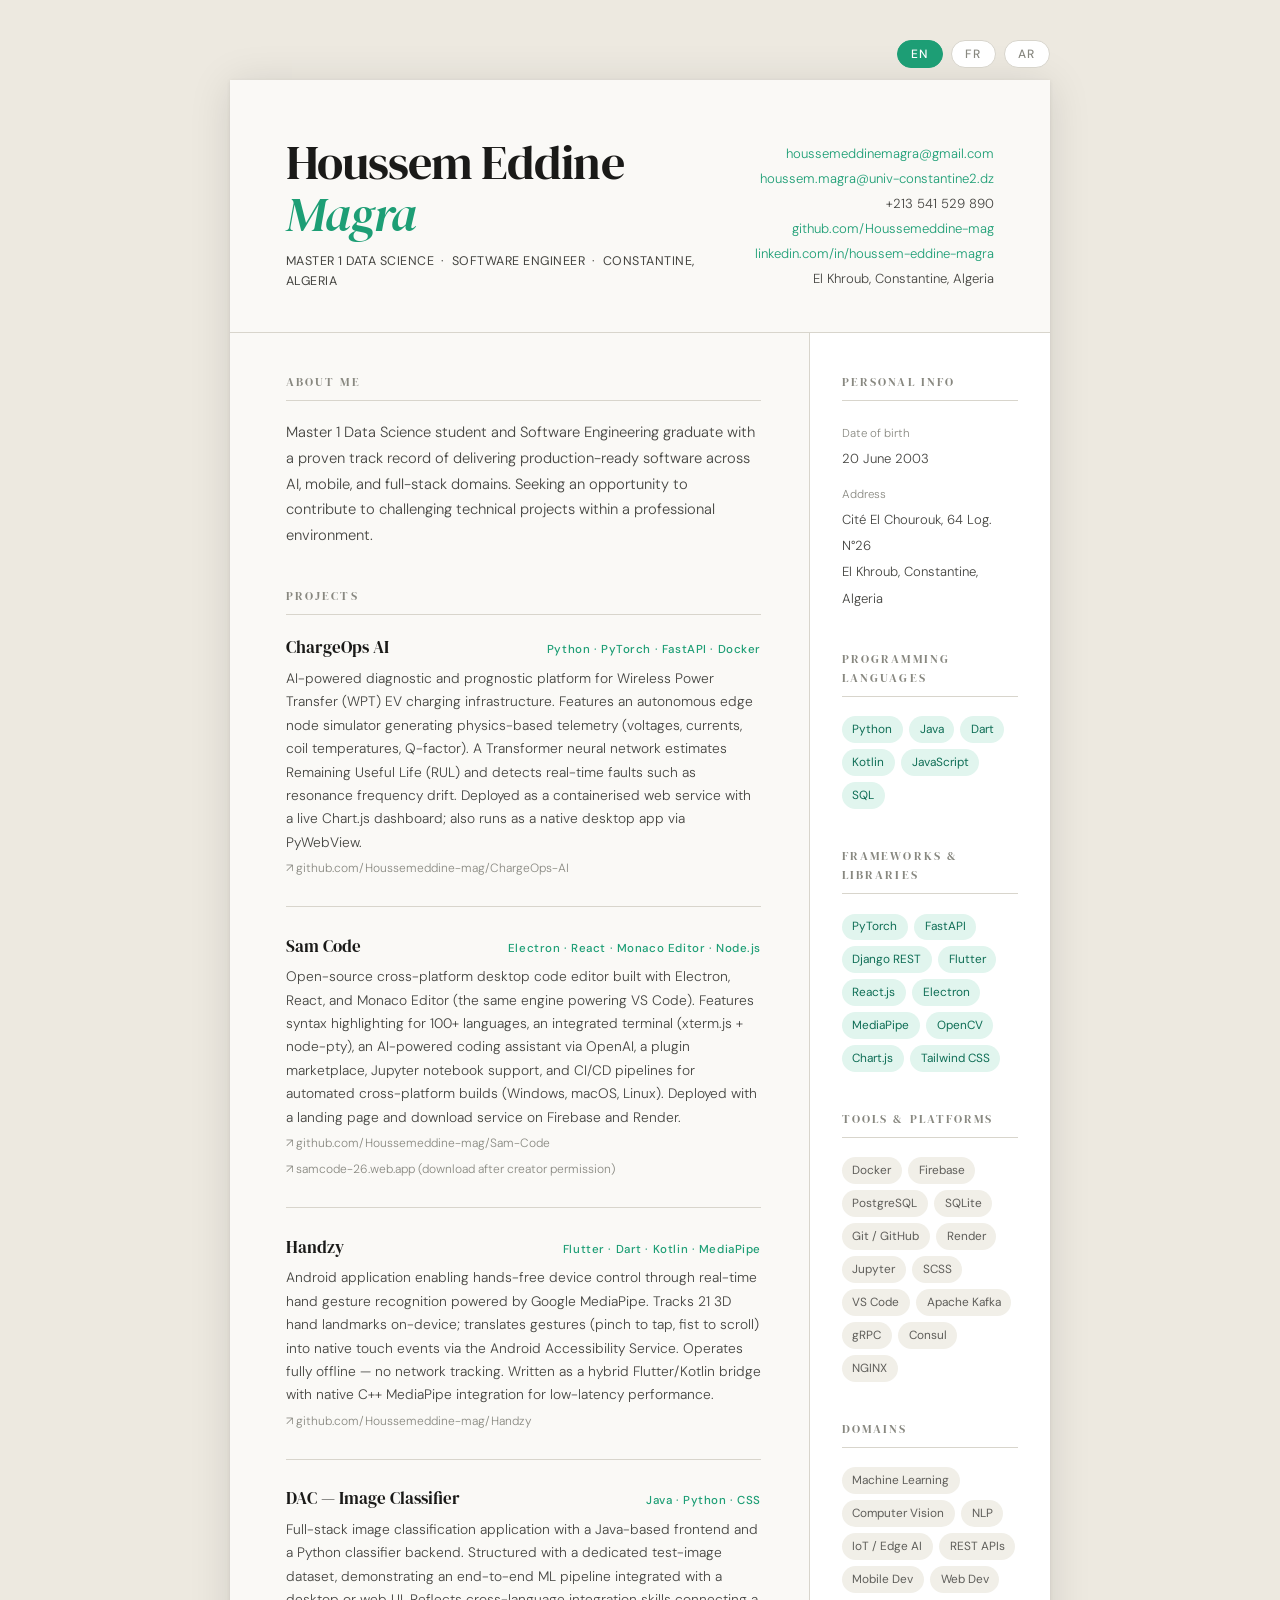
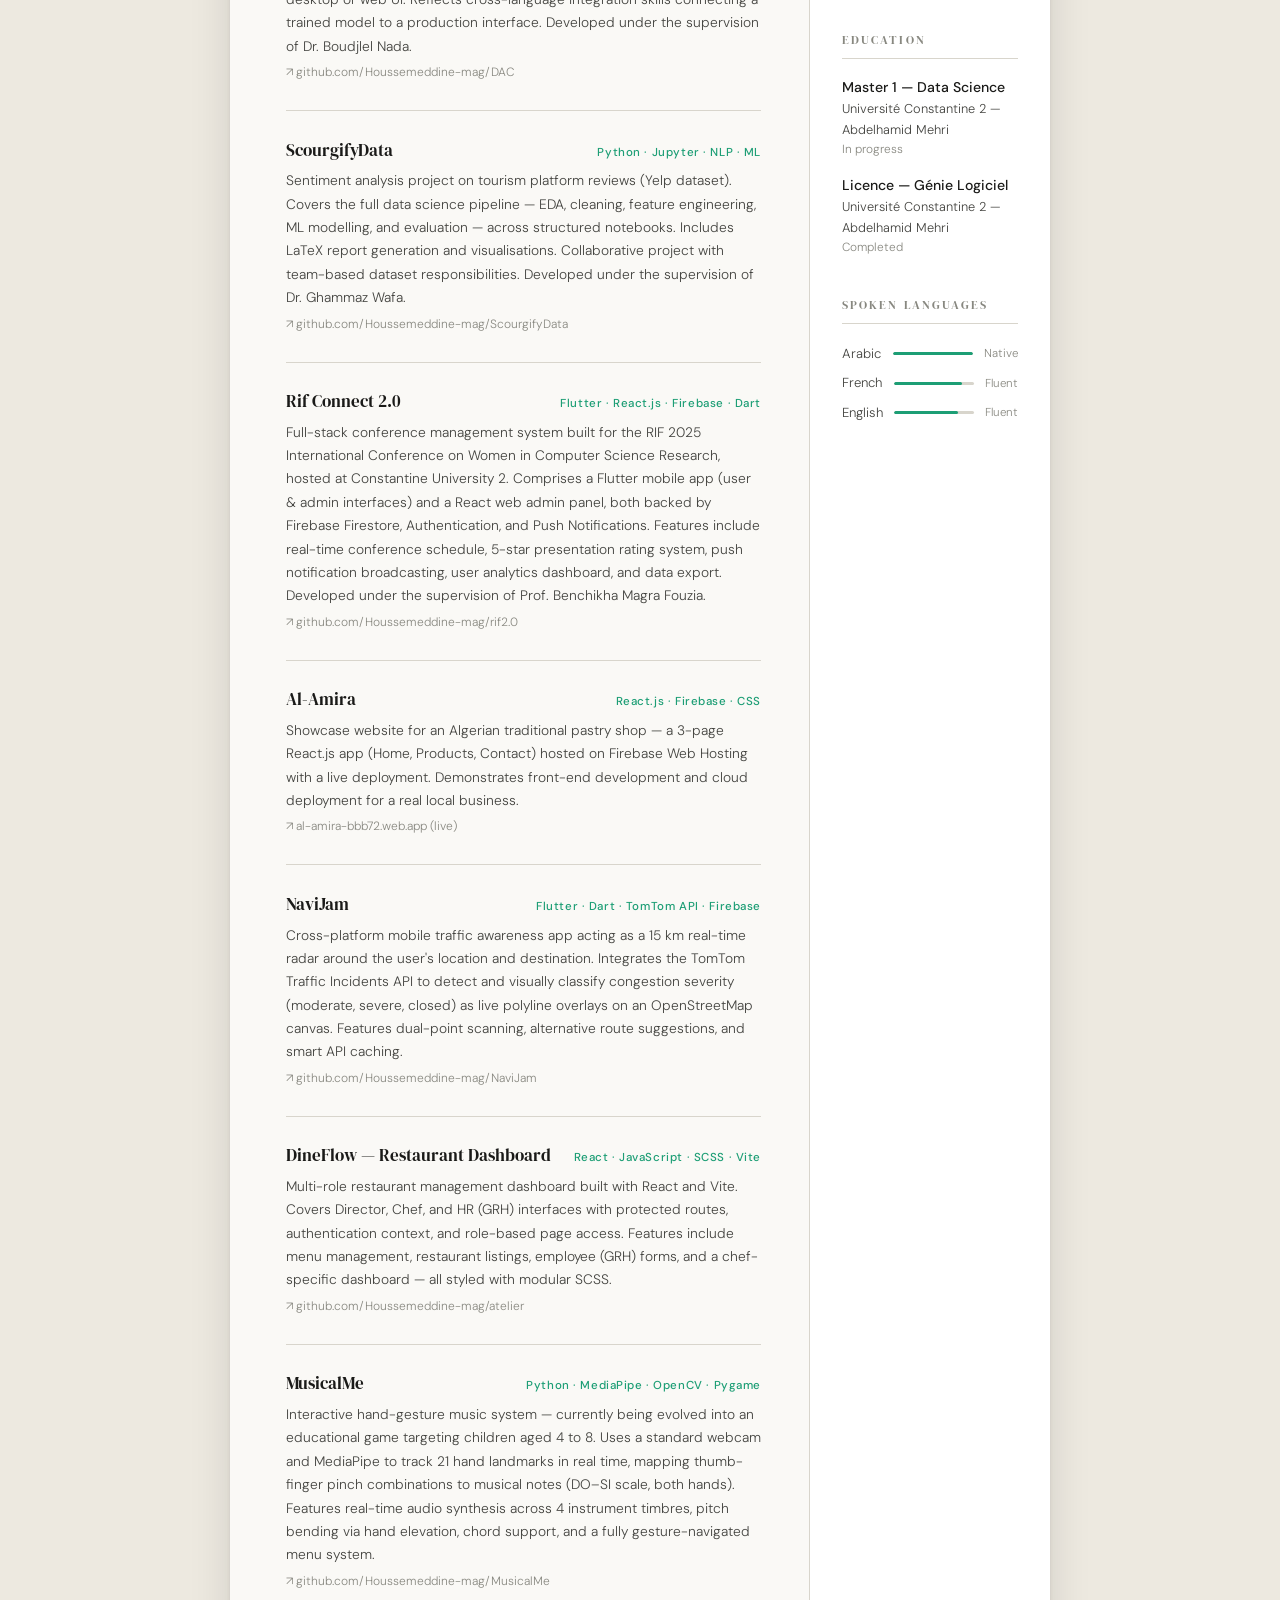
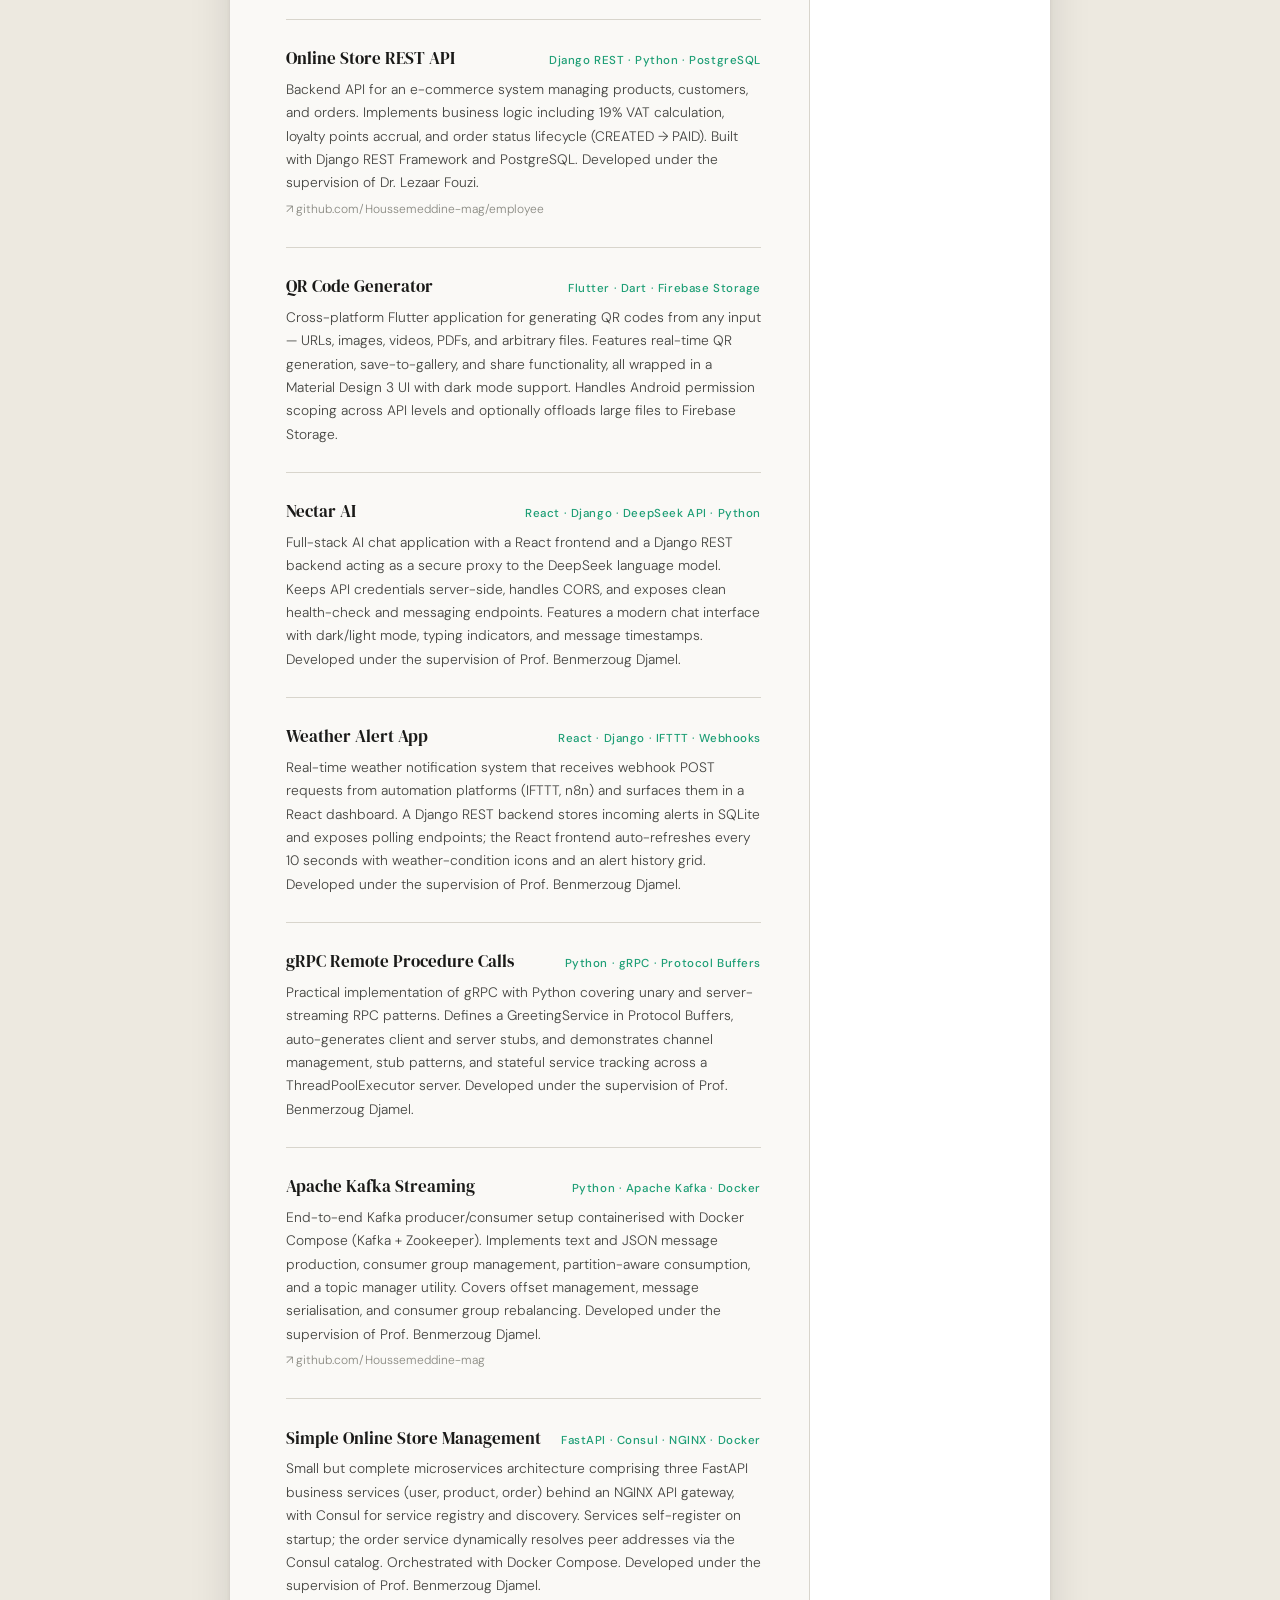
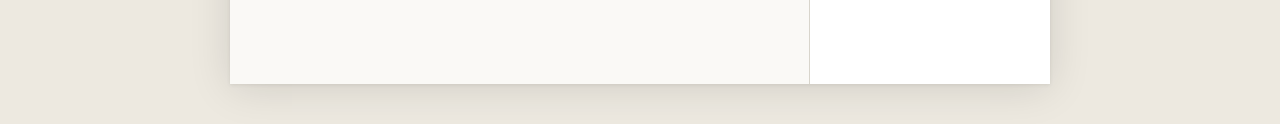
<file: cv.html>
<!DOCTYPE html>
<html lang="en" dir="ltr">
<head>
<meta charset="UTF-8">
<meta name="viewport" content="width=device-width, initial-scale=1.0">
<title>Houssem Eddine Magra — CV</title>
<link rel="icon" type="image/svg+xml" href="data:image/svg+xml,<svg xmlns='http://www.w3.org/2000/svg' viewBox='0 0 64 64'><text x='2' y='52' font-family='Georgia,serif' font-size='46' font-weight='700' fill='%23ffffff'>H</text><text x='30' y='52' font-family='Georgia,serif' font-size='46' font-weight='700' fill='%231D9E75'>M</text></svg>">
<link rel="preconnect" href="https://fonts.googleapis.com">
<link href="https://fonts.googleapis.com/css2?family=DM+Serif+Display:ital@0;1&family=DM+Sans:ital,wght@0,300;0,400;0,500;1,300&family=Scheherazade+New:wght@400;700&display=swap" rel="stylesheet">
<style>
  *, *::before, *::after { box-sizing: border-box; margin: 0; padding: 0; }

  :root {
    --ink: #1a1a18;
    --ink-2: #444440;
    --ink-3: #888880;
    --rule: #d8d5cc;
    --accent: #1D9E75;
    --accent-light: #E1F5EE;
    --page: #faf9f6;
    --white: #ffffff;
  }

  html { font-size: 16px; }

  body {
    font-family: 'DM Sans', sans-serif;
    font-weight: 300;
    background: #ede9e0;
    color: var(--ink);
    min-height: 100vh;
    padding: 2.5rem 1rem;
    line-height: 1.65;
  }

  /* ── LANGUAGE SWITCHER ── */
  .lang-switcher {
    max-width: 820px;
    margin: 0 auto 0.75rem;
    display: flex;
    gap: 0.5rem;
    justify-content: flex-end;
  }

  .lang-btn {
    background: var(--white);
    border: 1.5px solid var(--rule);
    color: var(--ink-3);
    font-size: 0.75rem;
    font-weight: 500;
    letter-spacing: 0.08em;
    padding: 0.3rem 0.85rem;
    border-radius: 100px;
    cursor: pointer;
    transition: all 0.18s ease;
    font-family: 'DM Sans', sans-serif;
  }

  .lang-btn:hover {
    border-color: var(--accent);
    color: var(--accent);
  }

  .lang-btn.active {
    background: var(--accent);
    border-color: var(--accent);
    color: #fff;
  }

  .page {
    max-width: 820px;
    margin: 0 auto;
    background: var(--page);
    box-shadow: 0 4px 40px rgba(0,0,0,0.12), 0 1px 4px rgba(0,0,0,0.08);
  }

  /* ── HEADER ── */
  .cv-header {
    padding: 3.5rem 3.5rem 2.5rem;
    border-bottom: 1px solid var(--rule);
    display: grid;
    grid-template-columns: 1fr auto;
    gap: 2rem;
    align-items: end;
  }

  .name-block h1 {
    font-family: 'DM Serif Display', serif;
    font-size: 3rem;
    font-weight: 400;
    line-height: 1.1;
    letter-spacing: -0.02em;
    color: var(--ink);
  }

  .name-block h1 em {
    font-style: italic;
    color: var(--accent);
  }

  .tagline {
    margin-top: 0.6rem;
    font-weight: 400;
    color: var(--ink-2);
    letter-spacing: 0.04em;
    text-transform: uppercase;
    font-size: 0.78rem;
  }

  .contact-block {
    text-align: right;
    font-size: 0.82rem;
    color: var(--ink-2);
    line-height: 1.9;
  }

  .contact-block a {
    color: var(--accent);
    text-decoration: none;
  }

  /* ── BODY LAYOUT ── */
  .cv-body {
    display: grid;
    grid-template-columns: 1fr 240px;
  }

  .cv-main {
    padding: 2.5rem 3rem 3rem 3.5rem;
    border-right: 1px solid var(--rule);
  }

  .cv-side {
    padding: 2.5rem 2rem 3rem;
    background: var(--white);
  }

  /* ── SECTION ── */
  .section { margin-bottom: 2.4rem; }

  .section-title {
    font-family: 'DM Serif Display', serif;
    font-size: 0.72rem;
    font-weight: 400;
    letter-spacing: 0.18em;
    text-transform: uppercase;
    color: var(--ink-3);
    margin-bottom: 1.2rem;
    padding-bottom: 0.5rem;
    border-bottom: 1px solid var(--rule);
  }

  /* ── PROFILE ── */
  .profile-text {
    font-size: 0.92rem;
    color: var(--ink-2);
    line-height: 1.75;
  }

  /* ── PROJECTS ── */
  .project {
    margin-bottom: 1.6rem;
    padding-bottom: 1.6rem;
    border-bottom: 1px solid var(--rule);
  }
  .project:last-child { border-bottom: none; margin-bottom: 0; padding-bottom: 0; }

  .project-header {
    display: flex;
    align-items: baseline;
    justify-content: space-between;
    gap: 1rem;
    margin-bottom: 0.3rem;
  }

  .project-name {
    font-family: 'DM Serif Display', serif;
    font-size: 1.05rem;
    font-weight: 400;
    color: var(--ink);
  }

  .project-stack {
    font-size: 0.72rem;
    color: var(--accent);
    font-weight: 500;
    letter-spacing: 0.05em;
    white-space: nowrap;
    flex-shrink: 0;
  }

  .project-desc {
    font-size: 0.86rem;
    color: var(--ink-2);
    line-height: 1.7;
  }

  .project-link {
    display: inline-block;
    margin-top: 0.3rem;
    font-size: 0.75rem;
    color: var(--ink-3);
    text-decoration: none;
  }
  .project-link:hover { color: var(--accent); }

  /* ── SIDE SKILLS ── */
  .skill-group { margin-bottom: 1.6rem; }

  .skill-pills {
    display: flex;
    flex-wrap: wrap;
    gap: 0.4rem;
  }

  .pill {
    background: var(--accent-light);
    color: #0F6E56;
    font-size: 0.74rem;
    font-weight: 400;
    padding: 0.22rem 0.65rem;
    border-radius: 100px;
  }

  .pill.gray { background: #F1EFE8; color: #5F5E5A; }

  /* ── EDUCATION ── */
  .edu-item { margin-bottom: 1rem; }
  .edu-degree { font-size: 0.88rem; font-weight: 500; color: var(--ink); line-height: 1.4; }
  .edu-school { font-size: 0.8rem; color: var(--ink-2); }
  .edu-date { font-size: 0.74rem; color: var(--ink-3); }

  /* ── LANGUAGES ── */
  .lang-row {
    display: flex;
    justify-content: space-between;
    align-items: center;
    font-size: 0.82rem;
    margin-bottom: 0.5rem;
    color: var(--ink-2);
  }
  .lang-level { font-size: 0.72rem; color: var(--ink-3); }
  .bar-track { width: 80px; height: 3px; background: var(--rule); border-radius: 2px; overflow: hidden; }
  .bar-fill { height: 100%; background: var(--accent); border-radius: 2px; }

  /* ── ARABIC RTL OVERRIDES ── */
  html[lang="ar"] body { font-family: 'Scheherazade New', serif; font-size: 17px; }
  html[lang="ar"] .cv-header { direction: rtl; }
  html[lang="ar"] .contact-block { text-align: left; }
  html[lang="ar"] .cv-body { direction: rtl; }
  html[lang="ar"] .cv-main { border-right: none; border-left: 1px solid var(--rule); padding: 2.5rem 3.5rem 3rem 3rem; }
  html[lang="ar"] .project-header { flex-direction: row-reverse; }
  html[lang="ar"] .section-title { letter-spacing: 0; }
  html[lang="ar"] .lang-switcher { justify-content: flex-start; }
  html[lang="ar"] .tagline { letter-spacing: 0; }
  html[lang="ar"] .lang-row { flex-direction: row-reverse; }

  @media print {
    body { background: white; padding: 0; }
    .page { box-shadow: none; }
    .lang-switcher { display: none; }
  }

  @media (max-width: 640px) {
    .cv-header { grid-template-columns: 1fr; padding: 2rem; }
    .contact-block { text-align: left; }
    .cv-body { grid-template-columns: 1fr; }
    .cv-main { padding: 2rem; border-right: none; border-bottom: 1px solid var(--rule); }
    .cv-side { padding: 2rem; }
    .name-block h1 { font-size: 2.2rem; }
  }
</style>
</head>
<body>

<!-- LANGUAGE SWITCHER -->
<div class="lang-switcher">
  <button class="lang-btn active" onclick="setLang('en')">EN</button>
  <button class="lang-btn" onclick="setLang('fr')">FR</button>
  <button class="lang-btn" onclick="setLang('ar')">AR</button>
</div>

<div class="page">

  <!-- HEADER -->
  <header class="cv-header">
    <div class="name-block">
      <h1>Houssem Eddine <em>Magra</em></h1>
      <p class="tagline" id="tagline">Master 1 Data Science &nbsp;·&nbsp; Software Engineer &nbsp;·&nbsp; Constantine, Algeria</p>
    </div>
    <div class="contact-block">
      <div><a target="_blank" rel="noopener noreferrer" href="mailto:houssemeddinemagra@gmail.com">houssemeddinemagra@gmail.com</a></div>
      <div><a target="_blank" rel="noopener noreferrer" href="mailto:houssem.magra@univ-constantine2.dz">houssem.magra@univ-constantine2.dz</a></div>
      <div>+213 541 529 890</div>
      <div><a target="_blank" rel="noopener noreferrer" href="https://github.com/Houssemeddine-mag">github.com/Houssemeddine-mag</a></div>
      <div><a target="_blank" rel="noopener noreferrer" href="https://www.linkedin.com/in/houssem-eddine-magra-880241343">linkedin.com/in/houssem-eddine-magra</a></div>
      <div id="location">El Khroub, Constantine, Algeria</div>
    </div>
  </header>

  <div class="cv-body">

    <!-- MAIN COLUMN -->
    <main class="cv-main">

      <!-- ABOUT ME -->
      <section class="section">
        <h2 class="section-title" id="title-about">About Me</h2>
        <p class="profile-text" id="about-text">
          Master 1 Data Science student and Software Engineering graduate with a proven track record of delivering production-ready software across AI, mobile, and full-stack domains. Seeking an opportunity to contribute to challenging technical projects within a professional environment.
        </p>
      </section>

      <!-- PROJECTS -->
      <section class="section">
        <h2 class="section-title" id="title-projects">Projects</h2>

        <div class="project">
          <div class="project-header">
            <span class="project-name">ChargeOps AI</span>
            <span class="project-stack">Python · PyTorch · FastAPI · Docker</span>
          </div>
          <p class="project-desc" data-en="AI-powered diagnostic and prognostic platform for Wireless Power Transfer (WPT) EV charging infrastructure. Features an autonomous edge node simulator generating physics-based telemetry (voltages, currents, coil temperatures, Q-factor). A Transformer neural network estimates Remaining Useful Life (RUL) and detects real-time faults such as resonance frequency drift. Deployed as a containerised web service with a live Chart.js dashboard; also runs as a native desktop app via PyWebView."
             data-fr="Plateforme de diagnostic et de pronostic alimentée par l'IA pour les infrastructures de recharge EV par transfert de puissance sans fil (WPT). Comprend un simulateur de nœud périphérique autonome générant de la télémétrie basée sur la physique (tensions, courants, températures de bobine, facteur Q). Un réseau de neurones Transformer estime la durée de vie utile restante (RUL) et détecte les pannes en temps réel telles que la dérive de fréquence de résonance. Déployé en tant que service web conteneurisé avec un tableau de bord Chart.js en direct ; fonctionne également en tant qu'application de bureau native via PyWebView."
             data-ar="منصة تشخيص وتنبؤ مدعومة بالذكاء الاصطناعي لبنية تحتية لشحن المركبات الكهربائية بنقل الطاقة اللاسلكي (WPT). تتضمن محاكيًا لعقدة حافة مستقلة يولّد بيانات قياس عن بُعد مبنية على الفيزياء (الجهد، التيار، درجات حرارة الملف، عامل الجودة). تقدّر شبكة عصبية Transformer العمر الإنتاجي المتبقي (RUL) وتكشف الأعطال في الوقت الفعلي. مُنشر كخدمة ويب في حاوية مع لوحة تحكم Chart.js؛ ويعمل أيضًا كتطبيق سطح مكتب أصلي عبر PyWebView.">
          </p>
          <a class="project-link" href="https://github.com/Houssemeddine-mag/ChargeOps-AI">↗ github.com/Houssemeddine-mag/ChargeOps-AI</a>
        </div>

        <div class="project">
          <div class="project-header">
            <span class="project-name">Sam Code</span>
            <span class="project-stack">Electron · React · Monaco Editor · Node.js</span>
          </div>
          <p class="project-desc" data-en="Open-source cross-platform desktop code editor built with Electron, React, and Monaco Editor (the same engine powering VS Code). Features syntax highlighting for 100+ languages, an integrated terminal (xterm.js + node-pty), an AI-powered coding assistant via OpenAI, a plugin marketplace, Jupyter notebook support, and CI/CD pipelines for automated cross-platform builds (Windows, macOS, Linux). Deployed with a landing page and download service on Firebase and Render."
             data-fr="Éditeur de code de bureau multiplateforme open-source construit avec Electron, React et Monaco Editor (le même moteur que VS Code). Dispose de la coloration syntaxique pour plus de 100 langages, d'un terminal intégré (xterm.js + node-pty), d'un assistant de codage alimenté par l'IA via OpenAI, d'une marketplace de plugins, du support des notebooks Jupyter et de pipelines CI/CD pour des builds multiplateformes automatisés. Déployé avec une page d'accueil et un service de téléchargement sur Firebase et Render."
             data-ar="محرر كود مفتوح المصدر متعدد المنصات مبني باستخدام Electron وReact وMon Monaco Editor (المحرك ذاته الذي يشغّل VS Code). يدعم تمييز البنية لأكثر من 100 لغة، ومحطة طرفية مدمجة، ومساعد ترميز بالذكاء الاصطناعي عبر OpenAI، وسوق إضافات، ودعم Jupyter. مُنشر مع صفحة هبوط وخدمة تنزيل على Firebase وRender.">
          </p>
          <a class="project-link" href="https://github.com/Houssemeddine-mag/Sam-Code" target="_blank" rel="noopener noreferrer">↗ github.com/Houssemeddine-mag/Sam-Code</a>
          &nbsp;&nbsp;
          <a class="project-link" href="https://samcode-26.web.app/#" target="_blank" rel="noopener noreferrer">↗ samcode-26.web.app (download after creator permission)</a>
        </div>

        <div class="project">
          <div class="project-header">
            <span class="project-name">Handzy</span>
            <span class="project-stack">Flutter · Dart · Kotlin · MediaPipe</span>
          </div>
          <p class="project-desc" data-en="Android application enabling hands-free device control through real-time hand gesture recognition powered by Google MediaPipe. Tracks 21 3D hand landmarks on-device; translates gestures (pinch to tap, fist to scroll) into native touch events via the Android Accessibility Service. Operates fully offline — no network tracking. Written as a hybrid Flutter/Kotlin bridge with native C++ MediaPipe integration for low-latency performance."
             data-fr="Application Android permettant le contrôle mains libres de l'appareil grâce à la reconnaissance de gestes en temps réel via Google MediaPipe. Suit 21 points de repère 3D de la main sur l'appareil ; traduit les gestes (pincement pour appuyer, poing pour défiler) en événements tactiles natifs via le Service d'Accessibilité Android. Fonctionne entièrement hors ligne. Écrit comme un pont hybride Flutter/Kotlin avec intégration native C++ MediaPipe."
             data-ar="تطبيق أندرويد يتيح التحكم في الجهاز بدون لمس عبر التعرف على إيماءات اليد في الوقت الفعلي باستخدام Google MediaPipe. يتتبع 21 نقطة مرجعية ثلاثية الأبعاد على الجهاز، ويترجم الإيماءات إلى أحداث لمس أصلية عبر خدمة إمكانية الوصول لأندرويد. يعمل بالكامل دون إنترنت، مكتوب كجسر هجين بين Flutter وKotlin مع تكامل C++ أصلي.">
          </p>
          <a class="project-link" href="https://github.com/Houssemeddine-mag/Handzy">↗ github.com/Houssemeddine-mag/Handzy</a>
        </div>

        <div class="project">
          <div class="project-header">
            <span class="project-name">DAC — Image Classifier</span>
            <span class="project-stack">Java · Python · CSS</span>
          </div>
          <p class="project-desc" data-en="Full-stack image classification application with a Java-based frontend and a Python classifier backend. Structured with a dedicated test-image dataset, demonstrating an end-to-end ML pipeline integrated with a desktop or web UI. Reflects cross-language integration skills connecting a trained model to a production interface. Developed under the supervision of Dr. Boudjlel Nada."
             data-fr="Application de classification d'images full-stack avec un frontend Java et un backend classificateur Python. Structurée avec un jeu de données d'images de test dédié, démontrant un pipeline ML de bout en bout intégré à une interface desktop ou web. Développée sous la supervision du Dr. Boudjlel Nada."
             data-ar="تطبيق متكامل لتصنيف الصور بواجهة أمامية Java وخلفية Python. يُظهر خط أنابيب تعلم آلي متكامل من البداية إلى النهاية. طُوِّر تحت إشراف الدكتورة بودجلال ندى.">
          </p>
          <a class="project-link" href="https://github.com/Houssemeddine-mag/DAC">↗ github.com/Houssemeddine-mag/DAC</a>
        </div>

        <div class="project">
          <div class="project-header">
            <span class="project-name">ScourgifyData</span>
            <span class="project-stack">Python · Jupyter · NLP · ML</span>
          </div>
          <p class="project-desc" data-en="Sentiment analysis project on tourism platform reviews (Yelp dataset). Covers the full data science pipeline — EDA, cleaning, feature engineering, ML modelling, and evaluation — across structured notebooks. Includes LaTeX report generation and visualisations. Collaborative project with team-based dataset responsibilities. Developed under the supervision of Dr. Ghammaz Wafa."
             data-fr="Projet d'analyse de sentiment sur les avis de plateformes touristiques (jeu de données Yelp). Couvre l'ensemble du pipeline de science des données — EDA, nettoyage, ingénierie des features, modélisation ML et évaluation — dans des notebooks structurés. Comprend la génération de rapports LaTeX et des visualisations. Développé sous la supervision du Dr. Ghammaz Wafa."
             data-ar="مشروع تحليل مشاعر على تقييمات منصات السياحة (مجموعة بيانات Yelp). يغطي خط أنابيب علم البيانات الكامل: الاستكشاف، التنظيف، هندسة الميزات، النمذجة، والتقييم. طُوِّر تحت إشراف الدكتورة غماز وفاء.">
          </p>
          <a class="project-link" href="https://github.com/Houssemeddine-mag/ScourgifyData">↗ github.com/Houssemeddine-mag/ScourgifyData</a>
        </div>

        <div class="project">
          <div class="project-header">
            <span class="project-name">Rif Connect 2.0</span>
            <span class="project-stack">Flutter · React.js · Firebase · Dart</span>
          </div>
          <p class="project-desc" data-en="Full-stack conference management system built for the RIF 2025 International Conference on Women in Computer Science Research, hosted at Constantine University 2. Comprises a Flutter mobile app (user &amp; admin interfaces) and a React web admin panel, both backed by Firebase Firestore, Authentication, and Push Notifications. Features include real-time conference schedule, 5-star presentation rating system, push notification broadcasting, user analytics dashboard, and data export. Developed under the supervision of Prof. Benchikha Magra Fouzia."
             data-fr="Système de gestion de conférence full-stack développé pour la conférence internationale RIF 2025 sur les femmes dans la recherche en informatique, hébergée à l'Université Constantine 2. Comprend une application mobile Flutter (interfaces utilisateur et administrateur) et un panneau d'administration web React, tous deux soutenus par Firebase Firestore, l'Authentification et les Notifications Push. Développé sous la supervision du Prof. Benchikha Magra Fouzia."
             data-ar="نظام متكامل لإدارة المؤتمرات، بُني لمؤتمر RIF 2025 الدولي حول المرأة في بحوث علوم الحاسوب بجامعة قسنطينة 2. يشمل تطبيق Flutter للجوال ولوحة ويب React، كلاهما مدعوم بـ Firebase. طُوِّر تحت إشراف الأستاذة بنشيخة مقرة فوزية.">
          </p>
          <a class="project-link" href="https://github.com/Houssemeddine-mag/rif2.0">↗ github.com/Houssemeddine-mag/rif2.0</a>
        </div>

        <div class="project">
          <div class="project-header">
            <span class="project-name">Al-Amira</span>
            <span class="project-stack">React.js · Firebase · CSS</span>
          </div>
          <p class="project-desc" data-en="Showcase website for an Algerian traditional pastry shop — a 3-page React.js app (Home, Products, Contact) hosted on Firebase Web Hosting with a live deployment. Demonstrates front-end development and cloud deployment for a real local business."
             data-fr="Site vitrine pour une pâtisserie traditionnelle algérienne — une application React.js de 3 pages (Accueil, Produits, Contact) hébergée sur Firebase Web Hosting avec un déploiement en production. Démontre le développement frontend et le déploiement cloud pour une vraie entreprise locale."
             data-ar="موقع عرض لمحل حلويات جزائري تقليدي — تطبيق React.js من 3 صفحات (الرئيسية، المنتجات، التواصل) مستضاف على Firebase. يُظهر تطوير الواجهة الأمامية والنشر السحابي لعمل تجاري محلي حقيقي.">
          </p>
          <a class="project-link" href="https://al-amira-bbb72.web.app/">↗ al-amira-bbb72.web.app (live)</a>
        </div>

        <div class="project">
          <div class="project-header">
            <span class="project-name">NaviJam</span>
            <span class="project-stack">Flutter · Dart · TomTom API · Firebase</span>
          </div>
          <p class="project-desc" data-en="Cross-platform mobile traffic awareness app acting as a 15 km real-time radar around the user's location and destination. Integrates the TomTom Traffic Incidents API to detect and visually classify congestion severity (moderate, severe, closed) as live polyline overlays on an OpenStreetMap canvas. Features dual-point scanning, alternative route suggestions, and smart API caching."
             data-fr="Application mobile multiplateforme de surveillance du trafic agissant comme un radar en temps réel de 15 km autour de la position et de la destination de l'utilisateur. Intègre l'API TomTom Traffic Incidents pour détecter et classer visuellement la gravité des embouteillages sur une carte OpenStreetMap."
             data-ar="تطبيق جوال متعدد المنصات للوعي المروري يعمل كرادار في الوقت الفعلي بنطاق 15 كم حول موقع المستخدم ووجهته. يدمج TomTom Traffic API لاكتشاف الازدحام وتصنيفه بصريًا على خريطة OpenStreetMap.">
          </p>
          <a class="project-link" href="https://github.com/Houssemeddine-mag/NaviJam">↗ github.com/Houssemeddine-mag/NaviJam</a>
        </div>

        <div class="project">
          <div class="project-header">
            <span class="project-name">DineFlow — Restaurant Dashboard</span>
            <span class="project-stack">React · JavaScript · SCSS · Vite</span>
          </div>
          <p class="project-desc" data-en="Multi-role restaurant management dashboard built with React and Vite. Covers Director, Chef, and HR (GRH) interfaces with protected routes, authentication context, and role-based page access. Features include menu management, restaurant listings, employee (GRH) forms, and a chef-specific dashboard — all styled with modular SCSS."
             data-fr="Tableau de bord de gestion de restaurant multi-rôles construit avec React et Vite. Couvre les interfaces Directeur, Chef et RH (GRH) avec des routes protégées, un contexte d'authentification et un accès aux pages basé sur les rôles. Stylisé avec du SCSS modulaire."
             data-ar="لوحة تحكم متعددة الأدوار لإدارة المطاعم مبنية بـ React وVite. تشمل واجهات المدير والطاهي والموارد البشرية مع مسارات محمية ووصول قائم على الأدوار. مُصممة بـ SCSS معياري.">
          </p>
          <a class="project-link" href="https://github.com/Houssemeddine-mag/atelier">↗ github.com/Houssemeddine-mag/atelier</a>
        </div>

        <div class="project">
          <div class="project-header">
            <span class="project-name">MusicalMe</span>
            <span class="project-stack">Python · MediaPipe · OpenCV · Pygame</span>
          </div>
          <p class="project-desc" data-en="Interactive hand-gesture music system — currently being evolved into an educational game targeting children aged 4 to 8. Uses a standard webcam and MediaPipe to track 21 hand landmarks in real time, mapping thumb-finger pinch combinations to musical notes (DO–SI scale, both hands). Features real-time audio synthesis across 4 instrument timbres, pitch bending via hand elevation, chord support, and a fully gesture-navigated menu system."
             data-fr="Système musical interactif par gestes de la main — en cours d'évolution vers un jeu éducatif ciblant les enfants de 4 à 8 ans. Utilise une webcam standard et MediaPipe pour suivre 21 points de repère de la main en temps réel, mappant des combinaisons de pincements pouce-doigt sur des notes musicales (gamme DO-SI). Dispose d'une synthèse audio en temps réel sur 4 timbres d'instruments."
             data-ar="نظام موسيقي تفاعلي بإيماءات اليد، يتطور حاليًا إلى لعبة تعليمية للأطفال من 4 إلى 8 سنوات. يستخدم كاميرا ويب و MediaPipe لتتبع 21 نقطة مرجعية لليد في الوقت الفعلي، مع تركيب صوت عبر 4 أصوات آلات موسيقية.">
          </p>
          <a class="project-link" href="https://github.com/Houssemeddine-mag/MusicalMe">↗ github.com/Houssemeddine-mag/MusicalMe</a>
        </div>

        <div class="project">
          <div class="project-header">
            <span class="project-name">Online Store REST API</span>
            <span class="project-stack">Django REST · Python · PostgreSQL</span>
          </div>
          <p class="project-desc" data-en="Backend API for an e-commerce system managing products, customers, and orders. Implements business logic including 19% VAT calculation, loyalty points accrual, and order status lifecycle (CREATED → PAID). Built with Django REST Framework and PostgreSQL. Developed under the supervision of Dr. Lezaar Fouzi."
             data-fr="API backend pour un système e-commerce gérant produits, clients et commandes. Implémente la logique métier incluant le calcul de TVA à 19%, l'accumulation de points de fidélité et le cycle de vie des commandes (CRÉÉ → PAYÉ). Développée sous la supervision du Dr. Lezaar Fouzi."
             data-ar="واجهة برمجية خلفية لنظام تجارة إلكترونية يدير المنتجات والعملاء والطلبات. تتضمن منطق الأعمال مع حساب ضريبة القيمة المضافة 19% ونقاط الولاء. طُوِّرت تحت إشراف الدكتور لزعر فوزي.">
          </p>
          <a class="project-link" href="https://github.com/Houssemeddine-mag/employee">↗ github.com/Houssemeddine-mag/employee</a>
        </div>

        <div class="project">
          <div class="project-header">
            <span class="project-name">QR Code Generator</span>
            <span class="project-stack">Flutter · Dart · Firebase Storage</span>
          </div>
          <p class="project-desc" data-en="Cross-platform Flutter application for generating QR codes from any input — URLs, images, videos, PDFs, and arbitrary files. Features real-time QR generation, save-to-gallery, and share functionality, all wrapped in a Material Design 3 UI with dark mode support. Handles Android permission scoping across API levels and optionally offloads large files to Firebase Storage."
             data-fr="Application Flutter multiplateforme pour générer des QR codes depuis n'importe quelle entrée — URLs, images, vidéos, PDFs et fichiers arbitraires. Comprend la génération de QR en temps réel, la sauvegarde en galerie et le partage, le tout dans une interface Material Design 3 avec mode sombre."
             data-ar="تطبيق Flutter متعدد المنصات لتوليد رموز QR من أي مدخلات: روابط URL، صور، فيديوهات، ملفات PDF وغيرها. يتميز بتوليد QR في الوقت الفعلي، الحفظ في المعرض، والمشاركة، بتصميم Material Design 3 مع دعم الوضع الداكن.">
          </p>
        </div>

        <div class="project">
          <div class="project-header">
            <span class="project-name">Nectar AI</span>
            <span class="project-stack">React · Django · DeepSeek API · Python</span>
          </div>
          <p class="project-desc" data-en="Full-stack AI chat application with a React frontend and a Django REST backend acting as a secure proxy to the DeepSeek language model. Keeps API credentials server-side, handles CORS, and exposes clean health-check and messaging endpoints. Features a modern chat interface with dark/light mode, typing indicators, and message timestamps. Developed under the supervision of Prof. Benmerzoug Djamel."
             data-fr="Application de chat IA full-stack avec un frontend React et un backend Django REST agissant comme proxy sécurisé vers le modèle de langage DeepSeek. Garde les credentials API côté serveur, gère le CORS et expose des endpoints propres. Développée sous la supervision du Prof. Benmerzoug Djamel."
             data-ar="تطبيق دردشة ذكاء اصطناعي متكامل بواجهة React وخلفية Django REST تعمل كوسيط آمن لنموذج DeepSeek. تحافظ على مفاتيح API من جانب الخادم وتعالج CORS. طُوِّر تحت إشراف الأستاذ بن مرزوق جمال.">
          </p>
        </div>

        <div class="project">
          <div class="project-header">
            <span class="project-name">Weather Alert App</span>
            <span class="project-stack">React · Django · IFTTT · Webhooks</span>
          </div>
          <p class="project-desc" data-en="Real-time weather notification system that receives webhook POST requests from automation platforms (IFTTT, n8n) and surfaces them in a React dashboard. A Django REST backend stores incoming alerts in SQLite and exposes polling endpoints; the React frontend auto-refreshes every 10 seconds with weather-condition icons and an alert history grid. Developed under the supervision of Prof. Benmerzoug Djamel."
             data-fr="Système de notification météo en temps réel qui reçoit des requêtes POST webhook depuis des plateformes d'automatisation (IFTTT, n8n) et les affiche dans un tableau de bord React. Un backend Django REST stocke les alertes dans SQLite. Développée sous la supervision du Prof. Benmerzoug Djamel."
             data-ar="نظام إشعارات طقس في الوقت الفعلي يستقبل طلبات webhook من منصات الأتمتة ويعرضها في لوحة React. الخلفية Django REST تخزن التنبيهات في SQLite. طُوِّر تحت إشراف الأستاذ بن مرزوق جمال.">
          </p>
        </div>

        <div class="project">
          <div class="project-header">
            <span class="project-name">gRPC Remote Procedure Calls</span>
            <span class="project-stack">Python · gRPC · Protocol Buffers</span>
          </div>
          <p class="project-desc" data-en="Practical implementation of gRPC with Python covering unary and server-streaming RPC patterns. Defines a GreetingService in Protocol Buffers, auto-generates client and server stubs, and demonstrates channel management, stub patterns, and stateful service tracking across a ThreadPoolExecutor server. Developed under the supervision of Prof. Benmerzoug Djamel."
             data-fr="Implémentation pratique de gRPC avec Python couvrant les patterns RPC unaires et de streaming serveur. Définit un GreetingService en Protocol Buffers, génère automatiquement les stubs client et serveur. Développée sous la supervision du Prof. Benmerzoug Djamel."
             data-ar="تطبيق عملي لـ gRPC مع Python يغطي أنماط RPC الأحادية وتدفق الخادم. يعرّف GreetingService في Protocol Buffers ويولّد stubs العميل والخادم تلقائيًا. طُوِّر تحت إشراف الأستاذ بن مرزوق جمال.">
          </p>
        </div>

        <div class="project">
          <div class="project-header">
            <span class="project-name">Apache Kafka Streaming</span>
            <span class="project-stack">Python · Apache Kafka · Docker</span>
          </div>
          <p class="project-desc" data-en="End-to-end Kafka producer/consumer setup containerised with Docker Compose (Kafka + Zookeeper). Implements text and JSON message production, consumer group management, partition-aware consumption, and a topic manager utility. Covers offset management, message serialisation, and consumer group rebalancing. Developed under the supervision of Prof. Benmerzoug Djamel."
             data-fr="Configuration Kafka producteur/consommateur de bout en bout conteneurisée avec Docker Compose. Implémente la production de messages texte et JSON, la gestion des groupes de consommateurs et la consommation par partition. Développée sous la supervision du Prof. Benmerzoug Djamel."
             data-ar="إعداد Kafka منتج/مستهلك من البداية إلى النهاية في حاوية Docker Compose. ينفّذ إنتاج رسائل JSON والنصوص، وإدارة مجموعات المستهلكين، والاستهلاك الواعي بالأقسام. طُوِّر تحت إشراف الأستاذ بن مرزوق جمال.">
          </p>
          <a class="project-link" href="https://github.com/Houssemeddine-mag">↗ github.com/Houssemeddine-mag</a>
        </div>

        <div class="project">
          <div class="project-header">
            <span class="project-name">Simple Online Store Management</span>
            <span class="project-stack">FastAPI · Consul · NGINX · Docker</span>
          </div>
          <p class="project-desc" data-en="Small but complete microservices architecture comprising three FastAPI business services (user, product, order) behind an NGINX API gateway, with Consul for service registry and discovery. Services self-register on startup; the order service dynamically resolves peer addresses via the Consul catalog. Orchestrated with Docker Compose. Developed under the supervision of Prof. Benmerzoug Djamel."
             data-fr="Architecture microservices petite mais complète comprenant trois services métier FastAPI (utilisateur, produit, commande) derrière une passerelle API NGINX, avec Consul pour le registre et la découverte de services. Orchestrée avec Docker Compose. Développée sous la supervision du Prof. Benmerzoug Djamel."
             data-ar="معمارية خدمات مصغرة صغيرة لكن مكتملة تضم ثلاث خدمات FastAPI (مستخدم، منتج، طلب) خلف بوابة NGINX، مع Consul لتسجيل الخدمات واكتشافها. مُنسَّقة بـ Docker Compose. طُوِّرت تحت إشراف الأستاذ بن مرزوق جمال.">
          </p>
        </div>

      </section>

    </main>

    <!-- SIDE COLUMN -->
    <aside class="cv-side">

      <!-- PERSONAL INFO -->
      <section class="section">
        <h2 class="section-title" id="title-personal">Personal Info</h2>
        <div style="font-size:0.82rem; color:var(--ink-2); line-height:2;">
          <div><span style="color:var(--ink-3); font-size:0.72rem;" id="label-dob">Date of birth</span><br>20 <span id="dob-month">June</span> 2003</div>
          <div style="margin-top:0.5rem;"><span style="color:var(--ink-3); font-size:0.72rem;" id="label-address">Address</span><br>Cité El Chourouk, 64 Log. N°26<br>El Khroub, Constantine, <span id="country">Algeria</span></div>
        </div>
      </section>

      <!-- TECHNICAL SKILLS -->
      <section class="section">
        <h2 class="section-title" id="title-prog">Programming Languages</h2>
        <div class="skill-group">
          <div class="skill-pills">
            <span class="pill">Python</span><span class="pill">Java</span><span class="pill">Dart</span>
            <span class="pill">Kotlin</span><span class="pill">JavaScript</span><span class="pill">SQL</span>
          </div>
        </div>
      </section>

      <section class="section">
        <h2 class="section-title" id="title-frameworks">Frameworks &amp; Libraries</h2>
        <div class="skill-group">
          <div class="skill-pills">
            <span class="pill">PyTorch</span><span class="pill">FastAPI</span><span class="pill">Django REST</span>
            <span class="pill">Flutter</span><span class="pill">React.js</span><span class="pill">Electron</span>
            <span class="pill">MediaPipe</span><span class="pill">OpenCV</span><span class="pill">Chart.js</span>
            <span class="pill">Tailwind CSS</span>
          </div>
        </div>
      </section>

      <section class="section">
        <h2 class="section-title" id="title-tools">Tools &amp; Platforms</h2>
        <div class="skill-group">
          <div class="skill-pills">
            <span class="pill gray">Docker</span><span class="pill gray">Firebase</span>
            <span class="pill gray">PostgreSQL</span><span class="pill gray">SQLite</span>
            <span class="pill gray">Git / GitHub</span><span class="pill gray">Render</span>
            <span class="pill gray">Jupyter</span><span class="pill gray">SCSS</span>
            <span class="pill gray">VS Code</span><span class="pill gray">Apache Kafka</span>
            <span class="pill gray">gRPC</span><span class="pill gray">Consul</span>
            <span class="pill gray">NGINX</span>
          </div>
        </div>
      </section>

      <section class="section">
        <h2 class="section-title" id="title-domains">Domains</h2>
        <div class="skill-group">
          <div class="skill-pills">
            <span class="pill gray" id="d1">Machine Learning</span>
            <span class="pill gray" id="d2">Computer Vision</span>
            <span class="pill gray">NLP</span>
            <span class="pill gray" id="d3">IoT / Edge AI</span>
            <span class="pill gray" id="d4">REST APIs</span>
            <span class="pill gray" id="d5">Mobile Dev</span>
            <span class="pill gray" id="d6">Web Dev</span>
          </div>
        </div>
      </section>

      <!-- EDUCATION -->
      <section class="section">
        <h2 class="section-title" id="title-edu">Education</h2>
        <div class="edu-item">
          <p class="edu-degree" id="edu-deg1">Master 1 — Data Science</p>
          <p class="edu-school">Université Constantine 2 — Abdelhamid Mehri</p>
          <p class="edu-date" id="edu-date1">In progress</p>
        </div>
        <div class="edu-item">
          <p class="edu-degree" id="edu-deg2">Licence — Génie Logiciel</p>
          <p class="edu-school">Université Constantine 2 — Abdelhamid Mehri</p>
          <p class="edu-date" id="edu-date2">Completed</p>
        </div>
      </section>

      <!-- SPOKEN LANGUAGES -->
      <section class="section">
        <h2 class="section-title" id="title-langs">Spoken Languages</h2>
        <div class="lang-row">
          <span id="lang-ar">Arabic</span>
          <div class="bar-track"><div class="bar-fill" style="width:100%"></div></div>
          <span class="lang-level" id="level-ar">Native</span>
        </div>
        <div class="lang-row">
          <span id="lang-fr">French</span>
          <div class="bar-track"><div class="bar-fill" style="width:85%"></div></div>
          <span class="lang-level" id="level-fr">Fluent</span>
        </div>
        <div class="lang-row">
          <span id="lang-en">English</span>
          <div class="bar-track"><div class="bar-fill" style="width:80%"></div></div>
          <span class="lang-level" id="level-en">Fluent</span>
        </div>
      </section>

    </aside>
  </div>

</div>

<script>
const translations = {
  en: {
    lang: 'en', dir: 'ltr',
    tagline: 'Master 1 Data Science &nbsp;·&nbsp; Software Engineer &nbsp;·&nbsp; Constantine, Algeria',
    'title-about': 'About Me',
    'about-text': 'Master 1 Data Science student and Software Engineering graduate with a proven track record of delivering production-ready software across AI, mobile, and full-stack domains. Seeking an opportunity to contribute to challenging technical projects within a professional environment.',
    'title-projects': 'Projects',
    'title-personal': 'Personal Info',
    'label-dob': 'Date of birth',
    'dob-month': 'June',
    'label-address': 'Address',
    'country': 'Algeria',
    'title-prog': 'Programming Languages',
    'title-frameworks': 'Frameworks & Libraries',
    'title-tools': 'Tools & Platforms',
    'title-domains': 'Domains',
    'd1': 'Machine Learning', 'd2': 'Computer Vision', 'd3': 'IoT / Edge AI',
    'd4': 'REST APIs', 'd5': 'Mobile Dev', 'd6': 'Web Dev',
    'title-edu': 'Education',
    'edu-deg1': 'Master 1 — Data Science',
    'edu-date1': 'In progress',
    'edu-deg2': 'Licence — Génie Logiciel',
    'edu-date2': 'Completed',
    'title-langs': 'Spoken Languages',
    'lang-ar': 'Arabic', 'level-ar': 'Native',
    'lang-fr': 'French', 'level-fr': 'Fluent',
    'lang-en': 'English', 'level-en': 'Fluent',
    'location': 'El Khroub, Constantine, Algeria',
  },
  fr: {
    lang: 'fr', dir: 'ltr',
    tagline: 'Master 1 Science des données &nbsp;·&nbsp; Ingénieur logiciel &nbsp;·&nbsp; Constantine, Algérie',
    'title-about': 'À propos',
    'about-text': 'Étudiant en Master 1 Science des données et diplômé en Génie Logiciel, avec un solide bilan de livraison de logiciels prêts pour la production dans les domaines de l\'IA, du mobile et du full-stack. Je recherche une opportunité de contribuer à des projets techniques stimulants dans un environnement professionnel.',
    'title-projects': 'Projets',
    'title-personal': 'Informations personnelles',
    'label-dob': 'Date de naissance',
    'dob-month': 'juin',
    'label-address': 'Adresse',
    'country': 'Algérie',
    'title-prog': 'Langages de programmation',
    'title-frameworks': 'Frameworks & Bibliothèques',
    'title-tools': 'Outils & Plateformes',
    'title-domains': 'Domaines',
    'd1': 'Apprentissage automatique', 'd2': 'Vision par ordinateur', 'd3': 'IoT / IA embarquée',
    'd4': 'APIs REST', 'd5': 'Dév. mobile', 'd6': 'Dév. web',
    'title-edu': 'Formation',
    'edu-deg1': 'Master 1 — Science des données',
    'edu-date1': 'En cours',
    'edu-deg2': 'Licence — Génie Logiciel',
    'edu-date2': 'Obtenue',
    'title-langs': 'Langues parlées',
    'lang-ar': 'Arabe', 'level-ar': 'Langue maternelle',
    'lang-fr': 'Français', 'level-fr': 'Courant',
    'lang-en': 'Anglais', 'level-en': 'Courant',
    'location': 'El Khroub, Constantine, Algérie',
  },
  ar: {
    lang: 'ar', dir: 'rtl',
    tagline: 'ماستر 1 علوم البيانات &nbsp;·&nbsp; مهندس برمجيات &nbsp;·&nbsp; قسنطينة، الجزائر',
    'title-about': 'نبذة عني',
    'about-text': 'طالب ماستر 1 في علوم البيانات وخريج هندسة البرمجيات، أمتلك سجلاً حافلاً في تسليم برمجيات جاهزة للإنتاج في مجالات الذكاء الاصطناعي والتطوير للجوال والأنظمة المتكاملة. أسعى إلى المساهمة في مشاريع تقنية محفّزة ضمن بيئة مهنية.',
    'title-projects': 'المشاريع',
    'title-personal': 'معلومات شخصية',
    'label-dob': 'تاريخ الميلاد',
    'dob-month': 'يونيو',
    'label-address': 'العنوان',
    'country': 'الجزائر',
    'title-prog': 'لغات البرمجة',
    'title-frameworks': 'الأطر والمكتبات',
    'title-tools': 'الأدوات والمنصات',
    'title-domains': 'المجالات',
    'd1': 'تعلم الآلة', 'd2': 'رؤية حاسوبية', 'd3': 'إنترنت الأشياء / الذكاء الحافي',
    'd4': 'REST APIs', 'd5': 'تطوير الجوال', 'd6': 'تطوير الويب',
    'title-edu': 'التعليم',
    'edu-deg1': 'ماستر 1 — علوم البيانات',
    'edu-date1': 'قيد الدراسة',
    'edu-deg2': 'ليسانس — هندسة البرمجيات',
    'edu-date2': 'مكتملة',
    'title-langs': 'اللغات المنطوقة',
    'lang-ar': 'العربية', 'level-ar': 'اللغة الأم',
    'lang-fr': 'الفرنسية', 'level-fr': 'طلاقة',
    'lang-en': 'الإنجليزية', 'level-en': 'طلاقة',
    'location': 'الخروب، قسنطينة، الجزائر',
  }
};

function setLang(code) {
  const t = translations[code];
  const html = document.documentElement;
  html.lang = t.lang;
  html.dir = t.dir;

  // Update all simple text elements
  const simpleKeys = ['title-about','title-projects','title-personal','label-dob','dob-month',
    'label-address','country','title-prog','title-frameworks','title-tools','title-domains',
    'd1','d2','d3','d4','d5','d6','title-edu','edu-deg1','edu-date1','edu-deg2','edu-date2',
    'title-langs','lang-ar','level-ar','lang-fr','level-fr','lang-en','level-en','location'];

  simpleKeys.forEach(key => {
    const el = document.getElementById(key);
    if (el) el.textContent = t[key];
  });

  // Tagline uses innerHTML for &nbsp;
  document.getElementById('tagline').innerHTML = t.tagline;
  // About text
  document.getElementById('about-text').textContent = t['about-text'];

  // Translate project descriptions — read from the stored cache, not from the live DOM
  document.querySelectorAll('.project-desc').forEach(el => {
    const txt = descCache.get(el) ? descCache.get(el)[code] : null;
    if (txt) el.innerHTML = txt;
  });

  // Update active button
  document.querySelectorAll('.lang-btn').forEach(btn => btn.classList.remove('active'));
  document.querySelector(`.lang-btn[onclick="setLang('${code}')"]`).classList.add('active');

  // Adjust font for Arabic
  if (code === 'ar') {
    document.body.style.fontFamily = "'Scheherazade New', serif";
  } else {
    document.body.style.fontFamily = "'DM Sans', sans-serif";
  }

  // Persist chosen language so back-navigation restores correctly
  try { sessionStorage.setItem('cv-lang', code); } catch(e) {}
}

// Cache all data-* translations from the DOM before anything mutates them
const descCache = new Map();
document.querySelectorAll('.project-desc').forEach(el => {
  descCache.set(el, {
    en: el.getAttribute('data-en'),
    fr: el.getAttribute('data-fr'),
    ar: el.getAttribute('data-ar'),
  });
});

// On page show (including back-navigation from bfcache), restore language
window.addEventListener('pageshow', () => {
  let saved = 'en';
  try { saved = sessionStorage.getItem('cv-lang') || 'en'; } catch(e) {}
  setLang(saved);
});
</script>
</body>
</html>
</file>
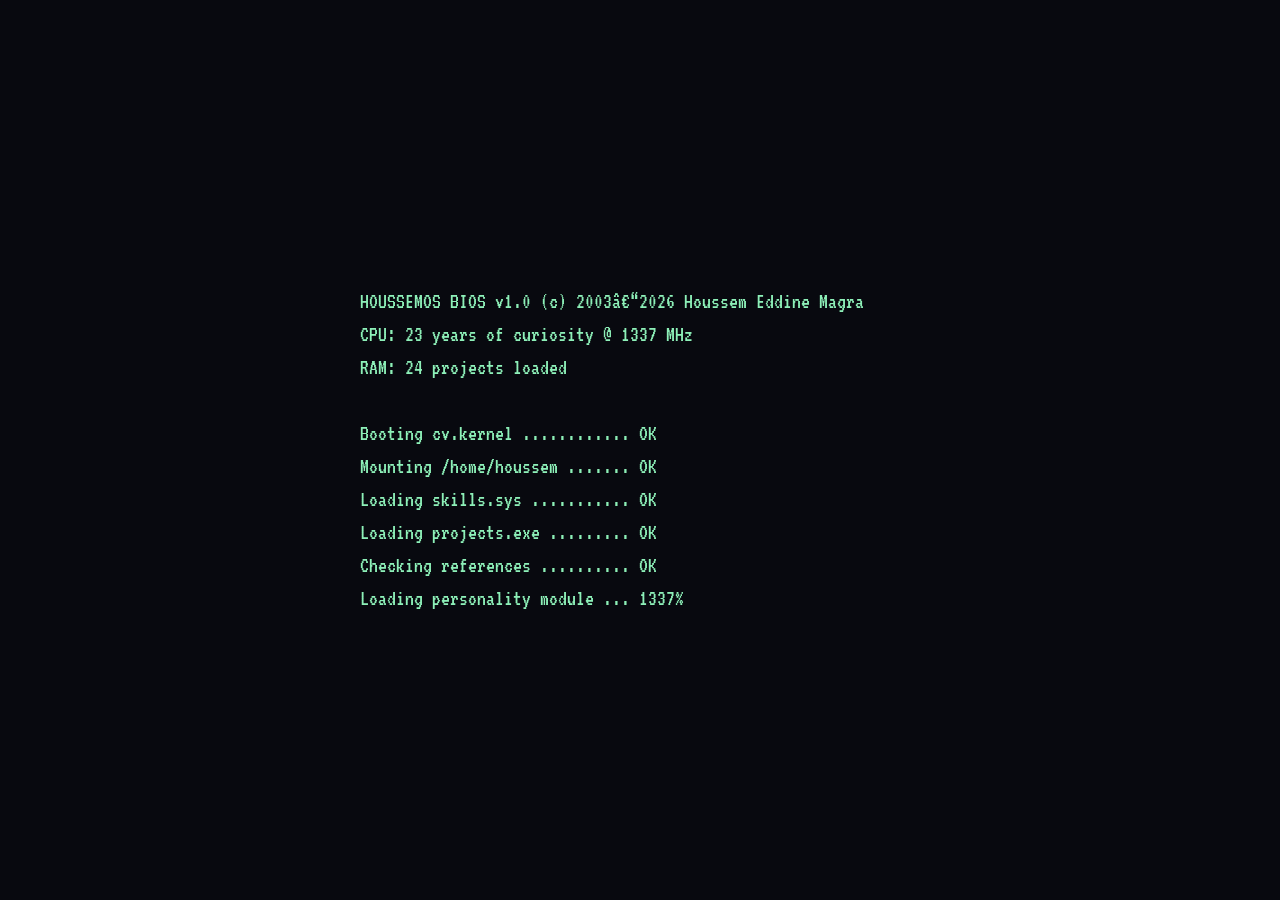
<file: houssemos.html>
﻿<!DOCTYPE html>
<html lang="en">
<head>
<meta charset="UTF-8">
<meta name="viewport" content="width=device-width, initial-scale=1.0">
<title>HoussemOS â€” Houssem Eddine Magra CV</title>
<link rel="icon" type="image/svg+xml" href="data:image/svg+xml,%3Csvg xmlns='http://www.w3.org/2000/svg' viewBox='0 0 24 24'%3E%3Crect x='2' y='2' width='9' height='9' rx='2' fill='%231D9E75'/%3E%3Crect x='13' y='2' width='9' height='9' rx='2' fill='%23ffffff'/%3E%3Crect x='2' y='13' width='9' height='9' rx='2' fill='%23ffffff'/%3E%3Crect x='13' y='13' width='9' height='9' rx='2' fill='%23ffffff'/%3E%3C/svg%3E">
<link rel="preconnect" href="https://fonts.googleapis.com">
<link href="https://fonts.googleapis.com/css2?family=Space+Grotesk:wght@400;500;600;700&family=Inter:wght@400;500;600&family=VT323&display=swap" rel="stylesheet">
<style>
  *, *::before, *::after { box-sizing: border-box; margin: 0; padding: 0; }

  :root {
    --paper: #fbf9f4;
    --card: #ffffff;
    --ink: #1a1a18;
    --ink-2: #4a4a45;
    --ink-3: #8a8a82;
    --rule: #e6e2d8;
    --accent: #1D9E75;
    --accent-dark: #0f6e56;
    --accent-light: #E1F5EE;
    --taskbar: rgba(16, 18, 32, 0.92);
    --mono: 'VT323', monospace;
  }

  html, body { height: 100%; }
  body { font-family: 'Inter', system-ui, sans-serif; background: #10121f; color: var(--ink); overflow: hidden; }
  button, a, .desk-icon { touch-action: manipulation; -webkit-tap-highlight-color: transparent; }

  /* â•â•â•â•â•â•â•â•â•â•â•â•â•â• BOOT SCREEN â•â•â•â•â•â•â•â•â•â•â•â•â•â• */
  #boot {
    position: fixed; inset: 0; z-index: 10000; background: #08090f;
    display: flex; flex-direction: column; justify-content: center; align-items: center;
    font-family: var(--mono); color: #8df0b8; font-size: 22px; line-height: 1.5;
    cursor: pointer; transition: opacity .5s ease; text-align: left;
  }
  #boot .boot-box { width: min(560px, 88vw); }
  #boot .boot-box p { white-space: pre-wrap; min-height: 1.5em; }
  #boot .boot-hint { margin-top: 34px; color: #5a6d63; font-size: 20px; animation: blink 1.1s steps(1) infinite; }
  #boot.done { opacity: 0; pointer-events: none; }
  @keyframes blink { 50% { opacity: 0; } }

  /* â•â•â•â•â•â•â•â•â•â•â•â•â•â• SHUTDOWN SCREEN â•â•â•â•â•â•â•â•â•â•â•â•â•â• */
  #shutdown {
    position: fixed; inset: 0; z-index: 9999; background: #05060a;
    display: none; flex-direction: column; justify-content: center; align-items: center;
    font-family: var(--mono); color: #6f7a8a; font-size: 30px; text-align: center; gap: 26px;
  }
  #shutdown.show { display: flex; }
  #shutdown .shut-text { animation: blink 1.2s steps(1) infinite; }
  #shutdown button {
    font-family: var(--mono); font-size: 22px; background: transparent; color: #8df0b8;
    border: 2px solid #8df0b8; border-radius: 8px; padding: 8px 22px; cursor: pointer; transition: all .2s;
  }
  #shutdown button:hover { background: #8df0b8; color: #05060a; }

  /* â•â•â•â•â•â•â•â•â•â•â•â•â•â• DESKTOP â•â•â•â•â•â•â•â•â•â•â•â•â•â• */
  #desktop {
    position: fixed; inset: 0; overflow: hidden;
    background:
      radial-gradient(1200px 700px at 80% -10%, rgba(93, 63, 211, 0.35), transparent 60%),
      radial-gradient(900px 600px at -10% 100%, rgba(29, 158, 117, 0.30), transparent 60%),
      radial-gradient(700px 500px at 110% 90%, rgba(255, 122, 60, 0.18), transparent 60%),
      linear-gradient(160deg, #141833 0%, #1b1e3c 45%, #10121f 100%);
  }
  #desktop::before {
    content: ''; position: absolute; inset: 0;
    background-image:
      linear-gradient(rgba(255,255,255,.035) 1px, transparent 1px),
      linear-gradient(90deg, rgba(255,255,255,.035) 1px, transparent 1px);
    background-size: 44px 44px;
    pointer-events: none;
  }
  #stars { position: absolute; inset: 0; pointer-events: none; z-index: 0; }

  /* â•â•â•â•â•â•â•â•â•â•â•â•â•â• WELCOME TOAST â•â•â•â•â•â•â•â•â•â•â•â•â•â• */
  #toast {
    position: absolute; top: 18px; right: 18px; width: 320px; z-index: 5000;
    background: rgba(20, 23, 43, 0.95); border: 1px solid rgba(255,255,255,.12);
    border-radius: 12px; color: #dfe3ff; padding: 14px 16px; font-size: 12.5px; line-height: 1.55;
    box-shadow: 0 18px 50px rgba(0,0,0,.5); backdrop-filter: blur(6px);
    transform: translateY(-12px); opacity: 0; transition: all .4s ease; pointer-events: none;
  }
  #toast.show { transform: none; opacity: 1; pointer-events: auto; }
  #toast .t-title { font-weight: 600; color: #fff; margin-bottom: 5px; }
  #toast kbd { background: #2a2f4d; border-radius: 4px; padding: 0 5px; font-family: var(--mono); font-size: 12px; }
  #toast .t-close { position: absolute; top: 8px; right: 10px; background: none; border: none; color: #8a90b8; cursor: pointer; font-size: 15px; }
  #toast .t-close:hover { color: #fff; }

  /* â•â•â•â•â•â•â•â•â•â•â•â•â•â• DESKTOP ICONS â•â•â•â•â•â•â•â•â•â•â•â•â•â• */
  .desk-icons {
    position: absolute; top: 18px; left: 16px; bottom: 64px;
    display: flex; flex-flow: column wrap; align-content: flex-start; gap: 10px;
    padding-right: 16px; z-index: 10;
  }
  .desk-icon {
    width: 84px; background: transparent; border: none; cursor: pointer;
    display: flex; flex-direction: column; align-items: center; gap: 7px;
    padding: 7px 4px; border-radius: 10px; transition: background .15s ease; font-family: inherit;
  }
  .desk-icon:hover { background: rgba(255,255,255,.09); }
  .desk-icon:active .dicon { transform: scale(.92); }
  .dicon {
    width: 54px; height: 54px; border-radius: 13px; display: flex; align-items: center; justify-content: center;
    background: linear-gradient(150deg, var(--c1), var(--c2)); box-shadow: 0 6px 18px rgba(0,0,0,.35), inset 0 1px 0 rgba(255,255,255,.25);
    color: #fff; transition: transform .15s ease; font-family: var(--mono);
  }
  .dicon svg { width: 28px; height: 28px; }
  .dlabel { color: #ececff; font-size: 11px; line-height: 1.25; text-shadow: 0 1px 3px rgba(0,0,0,.8); max-width: 84px; text-align: center; }

  /* â•â•â•â•â•â•â•â•â•â•â•â•â•â• WINDOWS â•â•â•â•â•â•â•â•â•â•â•â•â•â• */
  .window {
    position: absolute; display: none; flex-direction: column; overflow: hidden;
    background: var(--paper); border-radius: 11px; border: 1px solid rgba(0,0,0,.18);
    box-shadow: 0 24px 60px rgba(0,0,0,.5), 0 2px 8px rgba(0,0,0,.3);
    opacity: 0; transform: scale(.93) translateY(6px); transition: opacity .16s ease, transform .16s ease;
    resize: both; min-width: 280px; min-height: 210px;
  }
  .window.open { display: flex; opacity: 1; transform: none; }
  .titlebar {
    height: 36px; flex-shrink: 0; display: flex; align-items: center; gap: 9px;
    padding: 0 8px 0 12px; color: #fff; font-size: 12.5px; font-weight: 600;
    background: linear-gradient(90deg, var(--tb1), var(--tb2)); cursor: grab; user-select: none;
    font-family: 'Space Grotesk', sans-serif;
  }
  .titlebar:active { cursor: grabbing; }
  .tb-tile { width: 20px; height: 20px; border-radius: 6px; background: rgba(255,255,255,.2); display: flex; align-items: center; justify-content: center; }
  .tb-tile svg { width: 13px; height: 13px; }
  .tb-btns { margin-left: auto; display: flex; gap: 6px; }
  .tb-btn {
    width: 15px; height: 15px; border-radius: 50%; border: none; cursor: pointer; opacity: .9; transition: opacity .15s;
  }
  .tb-btn:hover { opacity: 1; }
  .tb-min { background: #f6b93b; }
  .tb-close { background: #ff5f56; }
  .window-body { flex: 1; overflow: auto; padding: 18px 20px; font-size: 13.5px; line-height: 1.6; color: var(--ink); }
  .window-body::-webkit-scrollbar { width: 9px; }
  .window-body::-webkit-scrollbar-thumb { background: #d8d4c8; border-radius: 5px; border: 2px solid var(--paper); }
  .window-body::-webkit-scrollbar-track { background: transparent; }

  .wb-head { font-family: 'Space Grotesk', sans-serif; font-weight: 700; font-size: 19px; margin-bottom: 2px; }
  .wb-sub { color: var(--accent-dark); font-size: 12px; font-weight: 600; letter-spacing: .04em; text-transform: uppercase; }
  .wb-section { margin-top: 18px; }
  .wb-section > h3 {
    font-family: 'Space Grotesk', sans-serif; font-size: 10.5px; font-weight: 600; letter-spacing: .16em;
    text-transform: uppercase; color: var(--ink-3); border-bottom: 1px solid var(--rule); padding-bottom: 6px; margin-bottom: 10px;
  }
  .wb-text { color: var(--ink-2); font-size: 13px; }

  .prop-table { width: 100%; border-collapse: collapse; font-size: 12.5px; }
  .prop-table td { padding: 6px 8px; border-bottom: 1px dashed var(--rule); vertical-align: top; }
  .prop-table td:first-child { color: var(--ink-3); width: 92px; white-space: nowrap; }

  .chip-row { display: flex; flex-wrap: wrap; gap: 8px; margin-top: 12px; }
  .chip {
    display: inline-flex; align-items: center; gap: 6px; text-decoration: none;
    background: var(--accent-light); color: var(--accent-dark); font-size: 12px; font-weight: 600;
    padding: 7px 13px; border-radius: 100px; border: 1px solid transparent; transition: all .15s;
  }
  .chip:hover { background: var(--accent); color: #fff; transform: translateY(-1px); }
  .chip.plain { background: #f1efe8; color: #55544f; }
  .chip.plain:hover { background: #e2dfd4; color: #333; }

  .pill { display: inline-block; background: var(--accent-light); color: var(--accent-dark); font-size: 12px; padding: 4px 11px; border-radius: 100px; margin: 0 5px 7px 0; }
  .pill.gray { background: #f1efe8; color: #5f5e5a; }
  .pill.violet { background: #f0e8fd; color: #6b3fb8; }
  .pill.orange { background: #ffece0; color: #b3490c; }
  .pill.blue { background: #e3ebff; color: #2f56c9; }

  .proj-grid { display: grid; grid-template-columns: repeat(auto-fit, minmax(225px, 1fr)); gap: 12px; }
  .proj {
    background: var(--card); border: 1px solid var(--rule); border-radius: 11px; padding: 13px 14px;
    display: flex; flex-direction: column; gap: 6px; transition: box-shadow .18s, transform .18s;
  }
  .proj:hover { box-shadow: 0 10px 26px rgba(0,0,0,.10); transform: translateY(-2px); }
  .proj-top { display: flex; align-items: center; gap: 9px; }
  .proj-tile {
    width: 30px; height: 30px; border-radius: 8px; flex-shrink: 0; display: flex; align-items: center; justify-content: center;
    color: #fff; font-family: 'Space Grotesk', sans-serif; font-size: 11px; font-weight: 700;
    background: linear-gradient(150deg, var(--c1), var(--c2));
  }
  .proj-name { font-family: 'Space Grotesk', sans-serif; font-weight: 700; font-size: 13px; color: var(--ink); line-height: 1.2; }
  .proj-stack { font-size: 10px; color: var(--accent-dark); font-weight: 600; letter-spacing: .03em; text-transform: uppercase; }
  .proj-desc { font-size: 12px; color: var(--ink-2); line-height: 1.55; }
  .proj-sup { display: flex; align-items: center; gap: 6px; margin-top: 7px; font-size: 11.5px; color: var(--accent-dark); font-weight: 600; background: var(--accent-light); border: 1px solid #c7e9dd; border-radius: 7px; padding: 4px 9px; align-self: flex-start; }
  .proj-sup svg { width: 13px; height: 13px; flex-shrink: 0; }
  .proj-links { margin-top: auto; padding-top: 4px; font-size: 11.5px; }
  .proj-links a { color: var(--accent-dark); text-decoration: none; font-weight: 600; margin-right: 10px; }
  .proj-links a:hover { text-decoration: underline; }
  .proj-count { color: var(--ink-3); font-size: 11.5px; margin-top: 12px; text-align: right; font-family: var(--mono); }

  /* â•â•â•â•â•â•â•â•â•â•â•â•â•â• FILE EXPLORER â•â•â•â•â•â•â•â•â•â•â•â•â•â• */
  .fm { display: flex; flex-direction: column; height: 100%; background: var(--card); }
  .fm-toolbar { display: flex; align-items: center; gap: 7px; padding: 7px 10px; border-bottom: 1px solid var(--rule); background: #f6f4ee; flex-shrink: 0; }
  .fm-nav { display: flex; gap: 4px; }
  .fm-nav button {
    width: 27px; height: 27px; border: 1px solid var(--rule); border-radius: 6px; background: var(--card);
    color: var(--ink-2); cursor: pointer; display: flex; align-items: center; justify-content: center; font-size: 13px;
  }
  .fm-nav button:hover:not(:disabled) { background: var(--accent-light); color: var(--accent-dark); }
  .fm-nav button:disabled { opacity: .35; cursor: default; }
  .fm-nav svg { width: 13px; height: 13px; }
  .fm-addr {
    flex: 1; min-width: 0; display: flex; align-items: center; gap: 1px;
    background: var(--card); border: 1px solid var(--rule); border-radius: 7px; padding: 5px 8px;
    font-size: 12px; color: var(--ink-2); overflow: hidden; white-space: nowrap; font-family: 'Space Grotesk', sans-serif;
  }
  .fm-addr .seg { cursor: pointer; padding: 0 3px; border-radius: 4px; }
  .fm-addr .seg:hover { background: var(--accent-light); color: var(--accent-dark); }
  .fm-addr .sep { color: var(--ink-3); margin: 0 2px; }
  .fm-search { display: flex; align-items: center; gap: 5px; border: 1px solid var(--rule); border-radius: 7px; background: var(--card); padding: 5px 8px; color: var(--ink-3); }
  .fm-search svg { width: 12px; height: 12px; flex-shrink: 0; }
  .fm-search input { border: none; outline: none; width: 90px; font-size: 12px; font-family: inherit; color: var(--ink); background: transparent; }
  .fm-row { display: flex; flex: 1; min-height: 0; }
  .fm-side { width: 168px; flex-shrink: 0; border-right: 1px solid var(--rule); background: #f8f7f2; overflow-y: auto; padding: 8px 0; }
  .fm-side h4 { font-size: 10px; text-transform: uppercase; letter-spacing: .12em; color: var(--ink-3); padding: 6px 14px 4px; font-family: 'Space Grotesk', sans-serif; }
  .fm-side-item {
    display: flex; align-items: center; gap: 8px; width: 100%; padding: 6px 14px; font-size: 12.5px; color: var(--ink-2);
    cursor: pointer; border: none; background: none; text-align: left; font-family: inherit; border-left: 3px solid transparent;
  }
  .fm-side-item:hover { background: var(--accent-light); color: var(--accent-dark); }
  .fm-side-item.active { background: var(--accent-light); color: var(--accent-dark); border-left-color: var(--accent); font-weight: 600; }
  .fm-side-item svg { width: 15px; height: 15px; flex-shrink: 0; }
  .fm-main {
    flex: 1; overflow-y: auto; padding: 12px 14px; align-content: start;
    display: grid; grid-template-columns: repeat(auto-fill, minmax(92px, 1fr)); gap: 4px;
  }
  .fm-empty { grid-column: 1 / -1; color: var(--ink-3); font-size: 13px; text-align: center; padding: 42px 10px; font-family: var(--mono); }
  .fm-item {
    display: flex; flex-direction: column; align-items: center; gap: 5px; padding: 9px 4px 7px;
    border-radius: 8px; cursor: pointer; user-select: none; border: 1px solid transparent; text-align: center;
  }
  .fm-item:hover { background: var(--accent-light); }
  .fm-item.sel { background: var(--accent-light); border-color: #b8e3d3; }
  .fm-item:active { transform: scale(.97); }
  .fm-item .fi { width: 46px; height: 44px; display: flex; align-items: center; justify-content: center; }
  .fm-item .fi svg { width: 40px; height: 40px; }
  .fm-item .fin {
    max-width: 100%; font-size: 11px; line-height: 1.25; color: var(--ink);
    word-break: break-word; display: -webkit-box; -webkit-line-clamp: 2; -webkit-box-orient: vertical; overflow: hidden;
  }
  .fm-item.sel .fin { color: var(--accent-dark); font-weight: 600; }
  .fm-status { display: flex; justify-content: space-between; gap: 10px; padding: 4px 12px; font-size: 11px; color: var(--ink-3); border-top: 1px solid var(--rule); background: #f6f4ee; flex-shrink: 0; font-family: var(--mono); }

  #viewerBody { font-family: var(--mono); font-size: 13px; white-space: pre-wrap; color: #2f3a3f; background: #fffdf8; }
  #win-viewer .tb-tile svg { width: 16px; height: 16px; }

  .edu-item { position: relative; padding: 0 0 18px 24px; border-left: 2px solid var(--rule); margin-left: 6px; }
  .edu-item:last-child { border-left-color: transparent; padding-bottom: 2px; }
  .edu-item::before {
    content: ''; position: absolute; left: -7px; top: 3px; width: 12px; height: 12px; border-radius: 50%;
    background: var(--accent); border: 2px solid var(--paper); box-shadow: 0 0 0 2px var(--accent);
  }
  .edu-item.pending::before { background: #fff; box-shadow: 0 0 0 2px #f6b93b; }
  .edu-degree { font-family: 'Space Grotesk', sans-serif; font-weight: 700; font-size: 14px; }
  .edu-school { color: var(--ink-2); font-size: 12.5px; }
  .edu-date { color: var(--ink-3); font-size: 11.5px; font-weight: 600; text-transform: uppercase; letter-spacing: .05em; }
  .badge { display: inline-block; font-family: var(--mono); font-size: 12px; padding: 2px 8px; border-radius: 5px; margin-left: 6px; vertical-align: 1px; }
  .badge.going { background: #fff3d6; color: #a06c00; }
  .badge.done { background: var(--accent-light); color: var(--accent-dark); }

  .lang-row { display: flex; align-items: center; gap: 12px; margin-bottom: 14px; }
  .lang-name { width: 78px; font-size: 13px; font-weight: 600; }
  .bar-track { flex: 1; height: 9px; background: #ece8dd; border-radius: 6px; overflow: hidden; box-shadow: inset 0 1px 2px rgba(0,0,0,.08); }
  .bar-fill { height: 100%; background: linear-gradient(90deg, var(--accent), #4fd1a3); border-radius: 6px; }
  .lang-level { width: 86px; text-align: right; font-size: 11.5px; color: var(--ink-3); font-weight: 600; }

  .cert { display: flex; gap: 12px; padding: 12px 0; border-bottom: 1px dashed var(--rule); }
  .cert:last-child { border-bottom: none; }
  .cert-icon { width: 38px; height: 38px; border-radius: 10px; flex-shrink: 0; display: flex; align-items: center; justify-content: center; color: #fff; background: linear-gradient(150deg, var(--c1), var(--c2)); box-shadow: inset 0 1px 0 rgba(255,255,255,.25); }
  .cert-icon svg { width: 20px; height: 20px; }
  .cert-title { font-family: 'Space Grotesk', sans-serif; font-weight: 700; font-size: 13.5px; color: var(--ink); line-height: 1.25; }
  .cert-issuer { font-size: 10.5px; color: var(--ink-3); font-weight: 600; text-transform: uppercase; letter-spacing: .05em; }
  .cert-desc { font-size: 12px; color: var(--ink-2); line-height: 1.5; margin-top: 2px; }
  .cert-link a { color: var(--accent-dark); font-weight: 600; font-size: 12px; text-decoration: none; }
  .cert-link a:hover { text-decoration: underline; }

  .xp-line { display: flex; align-items: center; gap: 10px; margin-bottom: 14px; font-size: 12.5px; color: var(--ink-2); }
  .xp-icon { width: 34px; height: 34px; border-radius: 9px; flex-shrink: 0; display: flex; align-items: center; justify-content: center; color: #fff; }
  .xp-icon svg { width: 20px; height: 20px; }
  .xp-title { font-family: 'Space Grotesk', sans-serif; font-weight: 700; color: var(--ink); font-size: 13.5px; }
  .xp-tag { font-size: 10.5px; color: var(--ink-3); font-weight: 600; text-transform: uppercase; letter-spacing: .04em; }
  ul.bullets { list-style: none; margin-top: 10px; }
  ul.bullets li { position: relative; padding-left: 18px; margin-bottom: 7px; color: var(--ink-2); font-size: 12.5px; }
  ul.bullets li::before { content: 'â–¸'; position: absolute; left: 2px; color: var(--accent); }

  .contact-grid { display: grid; grid-template-columns: repeat(auto-fit, minmax(190px, 1fr)); gap: 10px; }
  .contact-btn {
    display: flex; align-items: center; gap: 10px; text-decoration: none;
    background: var(--card); border: 1px solid var(--rule); border-radius: 11px; padding: 12px 13px;
    color: var(--ink); transition: all .18s; font-family: inherit;
  }
  .contact-btn:hover { border-color: var(--accent); box-shadow: 0 8px 22px rgba(29,158,117,.15); transform: translateY(-2px); }
  .contact-btn svg { width: 22px; height: 22px; flex-shrink: 0; }
  .contact-btn .c-label { font-size: 10.5px; color: var(--ink-3); font-weight: 600; text-transform: uppercase; letter-spacing: .05em; }
  .contact-btn .c-value { font-size: 12.5px; font-weight: 600; color: var(--ink); overflow-wrap: anywhere; }

  /* Terminal */
  #term-output { font-family: var(--mono); font-size: 15px; line-height: 1.55; color: #c9d1d9; min-height: 210px; }
  #term-output .t-line { white-space: pre-wrap; }
  #term-output .t-ok { color: #8df0b8; }
  #term-output .t-warn { color: #ffd166; }
  #term-output .t-err { color: #ff7b72; }
  #term-output .t-dim { color: #6f7a8a; }
  #term-input-line { display: flex; align-items: center; gap: 8px; font-family: var(--mono); font-size: 15px; color: #8df0b8; }
  #term-input-line span.prompt { color: #8df0b8; }
  #term-input {
    flex: 1; background: transparent; border: none; outline: none; color: #e6edf3; font-family: var(--mono); font-size: 15px; caret-color: #8df0b8;
  }
  .term-wrap { background: #0d1117; border: 1px solid #23262e; border-radius: 10px; padding: 12px; min-height: 320px; display: flex; flex-direction: column; }

  /* Sticky note */
  #sticky {
    position: absolute; right: 22px; bottom: 64px; width: 210px; z-index: 9;
    background: linear-gradient(150deg, #ffd166, #f6b93b); color: #5c4300; padding: 13px 15px;
    border-radius: 4px; box-shadow: 0 12px 30px rgba(0,0,0,.35); font-size: 12.5px; line-height: 1.5;
    font-family: 'Space Grotesk', sans-serif; transform: rotate(-1.5deg); cursor: default;
  }
  #sticky strong { display: block; margin-bottom: 4px; font-size: 13px; }
  #sticky::after { content: ''; position: absolute; top: -6px; left: 50%; transform: translateX(-50%); width: 40px; height: 12px; background: rgba(255,255,255,.35); border-radius: 2px; }

  /* â•â•â•â•â•â•â•â•â•â•â•â•â•â• TASKBAR â•â•â•â•â•â•â•â•â•â•â•â•â•â• */
  #taskbar {
    position: absolute; left: 0; right: 0; bottom: 0; height: 48px; z-index: 6000;
    background: var(--taskbar); backdrop-filter: blur(10px); border-top: 1px solid rgba(255,255,255,.09);
    display: flex; align-items: center; gap: 6px; padding: 0 8px;
  }
  #startBtn {
    display: flex; align-items: center; gap: 8px; background: transparent; border: none; cursor: pointer;
    color: #dfe3ff; font-family: 'Space Grotesk', sans-serif; font-weight: 700; font-size: 13px; letter-spacing: .08em;
    padding: 6px 12px 6px 8px; border-radius: 9px; transition: background .15s;
  }
  #startBtn:hover { background: rgba(255,255,255,.1); }
  #startBtn .logo { width: 26px; height: 26px; border-radius: 7px; background: linear-gradient(150deg, #1D9E75, #0f6e56); display: grid; grid-template-columns: 1fr 1fr; gap: 2px; padding: 4px; }
  #startBtn .logo i { background: #fff; border-radius: 1.5px; }

  #tasklist { display: flex; gap: 6px; align-items: center; flex: 1; min-width: 0; overflow-x: auto; }
  #tasklist::-webkit-scrollbar { height: 0; }
  .task-btn {
    display: flex; align-items: center; gap: 7px; background: rgba(255,255,255,.06); border: 1px solid rgba(255,255,255,.1);
    color: #dfe3ff; font-size: 11.5px; font-weight: 600; padding: 6px 12px; border-radius: 8px; cursor: pointer; transition: background .15s; white-space: nowrap; font-family: 'Inter', sans-serif;
  }
  .task-btn:hover { background: rgba(255,255,255,.12); }
  .task-btn.active { background: rgba(29,158,117,.28); border-color: rgba(29,158,117,.5); }
  .task-btn.min { opacity: .45; }
  .task-dot { width: 7px; height: 7px; border-radius: 50%; background: var(--c, #fff); }

  #tray { display: flex; align-items: center; gap: 12px; color: #cfd3ee; margin-left: 6px; }
  #tray .tray-icon { opacity: .9; }
  #tray .tray-icon svg { width: 17px; height: 17px; }
  #clock { font-family: var(--mono); font-size: 17px; letter-spacing: .03em; min-width: 116px; text-align: right; }
  #clock .clock-date { font-size: 12px; color: #8a90b8; display: block; line-height: 1.1; }

  /* Start menu */
  #startMenu {
    position: absolute; bottom: 56px; left: 10px; width: 252px; z-index: 6500;
    background: #1a1d33; border: 1px solid rgba(255,255,255,.1); border-radius: 14px; padding: 12px;
    box-shadow: 0 24px 60px rgba(0,0,0,.55); display: none; flex-direction: column; gap: 6px;
  }
  #startMenu.show { display: flex; }
  #startMenu .sm-head { display: flex; align-items: center; gap: 10px; padding: 2px 4px 10px; border-bottom: 1px solid rgba(255,255,255,.08); margin-bottom: 6px; }
  #startMenu .sm-head .logo { width: 34px; height: 34px; border-radius: 9px; background: linear-gradient(150deg, #1D9E75, #0f6e56); display: grid; grid-template-columns: 1fr 1fr; gap: 3px; padding: 6px; }
  #startMenu .sm-head .logo i { background: #fff; border-radius: 2px; }
  #startMenu .sm-name { color: #fff; font-family: 'Space Grotesk', sans-serif; font-weight: 700; font-size: 14px; }
  #startMenu .sm-user { color: #8a90b8; font-size: 11px; font-family: var(--mono); }
  .sm-grid { display: grid; grid-template-columns: 1fr 1fr; gap: 4px; }
  .sm-item {
    display: flex; align-items: center; gap: 9px; background: transparent; border: none; color: #dfe3ff;
    font-family: 'Inter', sans-serif; font-size: 12px; padding: 8px 9px; border-radius: 9px; cursor: pointer; text-align: left; transition: background .13s;
  }
  .sm-item:hover { background: rgba(255,255,255,.09); }
  .sm-item .dicon { width: 30px; height: 30px; border-radius: 8px; }
  .sm-item .dicon svg { width: 17px; height: 17px; }
  #smPower {
    display: flex; align-items: center; gap: 9px; margin-top: 6px; padding: 9px; width: 100%;
    background: rgba(255,95,86,.12); border: 1px solid rgba(255,95,86,.35); border-radius: 9px;
    color: #ff8a84; font-family: 'Inter', sans-serif; font-size: 12px; font-weight: 600; cursor: pointer; transition: background .13s;
  }
  #smPower:hover { background: rgba(255,95,86,.22); }
  #smPower svg { width: 16px; height: 16px; }

  /* Confetti */
  #confetti { position: fixed; inset: 0; z-index: 20000; pointer-events: none; overflow: hidden; }
  .confetti-piece { position: absolute; top: -16px; width: 9px; height: 14px; opacity: .95; animation: fall linear forwards; }
  @keyframes fall { to { transform: translateY(110vh) rotate(720deg); opacity: .7; } }

  .konami-hint { position: absolute; bottom: 58px; right: 12px; color: rgba(255,255,255,.28); font-family: var(--mono); font-size: 13px; z-index: 8; }

  /* â•â•â•â•â•â•â•â•â•â•â•â•â•â• RESPONSIVE â•â•â•â•â•â•â•â•â•â•â•â•â•â• */
  @media (max-width: 720px) {
    body { overflow: auto; }
    #desktop { overflow-y: auto; -webkit-overflow-scrolling: touch; }
    #boot { font-size: 17px; }
    .window {
      width: 94vw !important;
      height: auto !important;
      max-height: 82vh;
    }
    .window-body { padding: 14px 15px; }
    .titlebar { font-size: 11.5px; white-space: nowrap; overflow: hidden; }
    .tb-tile { display: none; }
    .proj-grid { grid-template-columns: 1fr; }
    .contact-grid { grid-template-columns: 1fr; }
    .desk-icons { top: 12px; left: 10px; bottom: 56px; gap: 8px; }
    .desk-icon { width: 68px; }
    .dicon { width: 46px; height: 46px; }
    .dicon svg { width: 24px; height: 24px; }
    #startBtn span { display: none; }
    #startMenu { left: 6px; width: min(252px, calc(100vw - 12px)); }
    #toast { width: calc(100vw - 28px); right: 14px; top: 12px; }
    #sticky { display: none; }
    #tray .tray-icon { display: none; }
    .konami-hint { display: none; }
    #clock { min-width: 0; }
    #clock .clock-date { display: none; }
    .term-wrap { min-height: 40vh; }
    .fm-side { display: none; }
    .fm-search { display: none; }
    .fm-addr { font-size: 11px; }
    #win-projects .window-body, #win-pc .window-body, #win-viewer .window-body { height: 62vh; }
  }
</style>
</head>
<body>

<!-- BOOT SCREEN -->
<div id="boot"><div class="boot-box" id="bootBox"></div><div class="boot-hint" id="bootHint">â–Œ CLICK ANYWHERE TO LOG IN</div></div>

<!-- SHUTDOWN -->
<div id="shutdown">
  <div class="shut-text">Saving your progressâ€¦</div>
  <div style="font-size:20px; color:#3f4656;">Goodbye, visitor. See you soon.</div>
  <button id="wakeBtn">Power on</button>
</div>

<!-- DESKTOP -->
<div id="desktop">

  <canvas id="stars" aria-hidden="true"></canvas>

  <div id="toast">
    <button class="t-close" onclick="closeToast()">Ã—</button>
    <div class="t-title">Welcome to HoussemOS</div>
    This is a CV pretending to be an operating system. Click any desktop icon to explore.
    <br><br>PS: try the Konami code <kbd>â†‘â†‘â†“â†“â†â†’â†â†’B A</kbd>.
  </div>

  <!-- DESKTOP ICONS -->
  <div class="desk-icons">
    <button class="desk-icon" onclick="openApp('pc')">
      <span class="dicon" style="--c1:#0aa7b0;--c2:#35d0d8;"><svg viewBox="0 0 24 24" fill="none" stroke="currentColor" stroke-width="2" stroke-linecap="round" stroke-linejoin="round"><rect x="3" y="4" width="18" height="12" rx="2"/><path d="M8 20h8"/><path d="M12 16v4"/></svg></span>
      <span class="dlabel">My PC</span>
    </button>
    <button class="desk-icon" onclick="openApp('about')">
      <span class="dicon" style="--c1:#159b6e;--c2:#35c999;"><svg viewBox="0 0 24 24" fill="none" stroke="currentColor" stroke-width="2" stroke-linecap="round" stroke-linejoin="round"><path d="M4 3h12l4 4v14H4z"/><path d="M14 3v5h5"/><path d="M8 12h8M8 16h6"/></svg></span>
      <span class="dlabel">README.txt</span>
    </button>
    <button class="desk-icon" onclick="openApp('projects')">
      <span class="dicon" style="--c1:#3b66f5;--c2:#6b8bff;"><svg viewBox="0 0 24 24" fill="none" stroke="currentColor" stroke-width="2" stroke-linecap="round" stroke-linejoin="round"><path d="M12 2l9 5v10l-9 5-9-5V7z"/><path d="M12 12l9-5M12 12v10M12 12L3 7"/></svg></span>
      <span class="dlabel">Projects.exe</span>
    </button>
    <button class="desk-icon" onclick="openApp('skills')">
      <span class="dicon" style="--c1:#8f3df0;--c2:#b577f7;"><svg viewBox="0 0 24 24" fill="none" stroke="currentColor" stroke-width="2" stroke-linecap="round" stroke-linejoin="round"><rect x="3" y="3" width="18" height="18" rx="4"/><path d="M8 12h8M12 8v8"/></svg></span>
      <span class="dlabel">Skills.ini</span>
    </button>
    <button class="desk-icon" onclick="openApp('ooredoo')">
      <span class="dicon" style="--c1:#f0451b;--c2:#ff7a3c;"><svg viewBox="0 0 24 24" fill="none" stroke="currentColor" stroke-width="2" stroke-linecap="round" stroke-linejoin="round"><path d="M3 20h18"/><path d="M5 20a10 10 0 0 1 14 0"/><path d="M8.5 20a6.5 6.5 0 0 1 7 0"/><path d="M12 20h.01"/></svg></span>
      <span class="dlabel">Ooredoo.exe</span>
    </button>
    <button class="desk-icon" onclick="openApp('startup')">
      <span class="dicon" style="--c1:#6b3fb8;--c2:#9b6ff0;"><svg viewBox="0 0 24 24" fill="none" stroke="currentColor" stroke-width="2" stroke-linecap="round" stroke-linejoin="round"><path d="M4.5 16.5c-1.5 1.3-2 5-2 5s3.7-.5 5-2c.7-.8.7-2 0-2.8-.8-.8-2-.8-3-.2z"/><path d="M12 15l-3-3a22 22 0 0 1 2-3.95A12.88 12.88 0 0 1 22 2c0 2.72-.78 7.5-6 11a22.35 22.35 0 0 1-4 2z"/><path d="M9 12H4s.55-3.03 2-4c1.62-1.08 5 0 5 0"/><path d="M12 15v5s3.03-.55 4-2c1.08-1.62 0-5 0-5"/></svg></span>
      <span class="dlabel">Startup.app</span>
    </button>
    <button class="desk-icon" onclick="openApp('education')">
      <span class="dicon" style="--c1:#e89a0c;--c2:#ffc24d;"><svg viewBox="0 0 24 24" fill="none" stroke="currentColor" stroke-width="2" stroke-linecap="round" stroke-linejoin="round"><path d="M12 3L2 8l10 5 10-5-10-5z"/><path d="M6 10.5V16c0 1.5 2.7 3 6 3s6-1.5 6-3v-5.5"/><path d="M22 8v6"/></svg></span>
      <span class="dlabel">Education.log</span>
    </button>
    <button class="desk-icon" onclick="openApp('languages')">
      <span class="dicon" style="--c1:#0aa7b0;--c2:#35d0d8;"><svg viewBox="0 0 24 24" fill="none" stroke="currentColor" stroke-width="2" stroke-linecap="round" stroke-linejoin="round"><path d="M21 12a8 8 0 0 1-8 8H4l2-3a8 8 0 1 1 15-5z"/><path d="M9 9h6M9 13h4"/></svg></span>
      <span class="dlabel">Languages.exe</span>
    </button>
    <button class="desk-icon" onclick="openApp('certifications')">
      <span class="dicon" style="--c1:#d97706;--c2:#fbbf24;"><svg viewBox="0 0 24 24" fill="none" stroke="currentColor" stroke-width="2" stroke-linecap="round" stroke-linejoin="round"><circle cx="12" cy="9" r="6"/><path d="M8.5 13.5L7 22l5-3 5 3-1.5-8.5"/></svg></span>
      <span class="dlabel">Certifications.exe</span>
    </button>
    <button class="desk-icon" onclick="openApp('terminal')">
      <span class="dicon" style="--c1:#23262e;--c2:#3a4150; color:#8df0b8;"><svg viewBox="0 0 24 24" fill="none" stroke="currentColor" stroke-width="2" stroke-linecap="round" stroke-linejoin="round"><rect x="2" y="4" width="20" height="16" rx="3"/><path d="M7 9l3 3-3 3"/><path d="M12 15h5"/></svg></span>
      <span class="dlabel">Terminal</span>
    </button>
    <button class="desk-icon" onclick="openApp('contact')">
      <span class="dicon" style="--c1:#e45a96;--c2:#ff8ac0;"><svg viewBox="0 0 24 24" fill="none" stroke="currentColor" stroke-width="2" stroke-linecap="round" stroke-linejoin="round"><rect x="3" y="5" width="18" height="14" rx="3"/><path d="M3 7l9 6 9-6"/></svg></span>
      <span class="dlabel">Contact.app</span>
    </button>
    <button class="desk-icon" onclick="openApp('recycle')">
      <span class="dicon" style="--c1:#6c727c;--c2:#98a0ab;"><svg viewBox="0 0 24 24" fill="none" stroke="currentColor" stroke-width="2" stroke-linecap="round" stroke-linejoin="round"><path d="M4 7h16"/><path d="M9 7V5a1 1 0 0 1 1-1h4a1 1 0 0 1 1 1v2"/><path d="M6 7l1 13a1 1 0 0 0 1 1h8a1 1 0 0 0 1-1l1-13"/></svg></span>
      <span class="dlabel">Recycle.bin</span>
    </button>
  </div>

  <!-- STICKY NOTE -->
  <div id="sticky"><strong>note_to_self.txt</strong>From 2G to 5G in one internship,<br>from Android to AI in a weekend.<br>No pressure. It's just a career.</div>

  <div class="konami-hint">HINT: try the Konami code â†‘â†‘â†“â†“â†â†’â†â†’ B A</div>

  <!-- â•â•â•â•â•â•â•â•â•â•â• WINDOWS â•â•â•â•â•â•â•â•â•â•â• -->

  <!-- README (About) -->
  <div class="window" id="win-about" style="--tb1:#159b6e;--tb2:#1D9E75;width:530px;height:470px;">
    <div class="titlebar"><span class="tb-tile"><svg viewBox="0 0 24 24" fill="none" stroke="currentColor" stroke-width="2" stroke-linecap="round" stroke-linejoin="round"><path d="M4 3h12l4 4v14H4z"/><path d="M14 3v5h5"/><path d="M8 12h8M8 16h6"/></svg></span>README.txt â€” Notepad<span class="tb-btns"><button class="tb-btn tb-min" onclick="minimizeApp('about')" title="Minimize"></button><button class="tb-btn tb-close" onclick="closeApp('about')" title="Close"></button></span></div>
    <div class="window-body">
      <div class="wb-head">houssem.eddine.magra</div>
      <div class="wb-sub">Master 2 Data Science &amp; Intelligent Systems Â· Software Engineer</div>
      <div class="wb-section">
        <h3>About Me</h3>
        <p class="wb-text">Master 2 Data Science &amp; Intelligent Systems student and Software Engineering graduate with a proven track record of delivering production-ready software across AI, mobile, and full-stack domains. Seeking an opportunity to contribute to challenging technical projects within a professional environment.</p>
      </div>
      <div class="wb-section">
        <h3>System Properties</h3>
        <table class="prop-table">
          <tr><td>User</td><td>Houssem Eddine Magra</td></tr>
          <tr><td>Build</td><td>20 June 2003</td></tr>
          <tr><td>Location</td><td>El Khroub, Constantine, Algeria</td></tr>
          <tr><td>University</td><td>UniversitÃ© Constantine 2 â€” Abdelhamid Mehri</td></tr>
          <tr><td>Kernel</td><td>Python Â· Java Â· Dart Â· Kotlin Â· JavaScript</td></tr>
          <tr><td>Security</td><td>Public profile â€” open to collaborations</td></tr>
        </table>
      </div>
      <div class="chip-row">
        <a class="chip" href="mailto:houssemeddinemagra@gmail.com">âœ‰ Email</a>
        <a class="chip" href="https://github.com/Houssemeddine-mag" target="_blank" rel="noopener noreferrer">GitHub</a>
        <a class="chip" href="https://www.linkedin.com/in/houssem-eddine-magra-880241343" target="_blank" rel="noopener noreferrer">LinkedIn</a>
        <a class="chip" href="Houssem_Eddine_Magra_Academic_CV.pdf" target="_blank" rel="noopener noreferrer">CV (PDF)</a>
      </div>
    </div>
  </div>

  <!-- Projects -->
  <div class="window" id="win-projects" style="--tb1:#3b66f5;--tb2:#6b8bff;width:760px;height:560px;">
    <div class="titlebar"><span class="tb-tile"><svg viewBox="0 0 24 24" fill="none" stroke="currentColor" stroke-width="2" stroke-linecap="round" stroke-linejoin="round"><path d="M12 2l9 5v10l-9 5-9-5V7z"/><path d="M12 12l9-5M12 12v10M12 12L3 7"/></svg></span>Projects.exe â€” Quest Log<span class="tb-btns"><button class="tb-btn tb-min" onclick="minimizeApp('projects')" title="Minimize"></button><button class="tb-btn tb-close" onclick="closeApp('projects')" title="Close"></button></span></div>
    <div style="background:rgba(27,30,60,0.92);border-bottom:1px solid rgba(255,255,255,.06);padding:6px 12px;display:flex;gap:6px;flex-wrap:wrap;font-family:monospace;font-size:11px;color:#8a8a82;">
      <span style="margin-right:4px;color:#1D9E75;font-weight:bold;">Filter:</span>
      <button onclick="filterProj('all')" class="filter-btn" style="background:rgba(13,122,110,0.18);border:1px solid rgba(13,122,110,0.35);border-radius:6px;padding:2px 8px;color:#1D9E75;font-family:inherit;font-size:inherit;cursor:pointer;">All</button>
      <button onclick="filterProj('ai-ml')" class="filter-btn" style="background:rgba(59,102,245,0.12);border:1px solid rgba(59,102,245,0.3);border-radius:6px;padding:2px 8px;color:#3b66f5;font-family:inherit;font-size:inherit;cursor:pointer;">AI</button>
      <button onclick="filterProj('vision')" class="filter-btn" style="background:rgba(240,69,27,0.12);border:1px solid rgba(240,69,27,0.3);border-radius:6px;padding:2px 8px;color:#e0451b;font-family:inherit;font-size:inherit;cursor:pointer;">Vision</button>
      <button onclick="filterProj('mobile-desktop')" class="filter-btn" style="background:rgba(143,61,240,0.12);border:1px solid rgba(143,61,240,0.3);border-radius:6px;padding:2px 8px;color:#8f3df0;font-family:inherit;font-size:inherit;cursor:pointer;">Mobile</button>
      <button onclick="filterProj('fullstack-cloud')" class="filter-btn" style="background:rgba(10,167,176,0.12);border:1px solid rgba(10,167,176,0.3);border-radius:6px;padding:2px 8px;color:#0aa7b0;font-family:inherit;font-size:inherit;cursor:pointer;">Cloud</button>
    </div>
    <div class="window-body" id="projectsBody" style="padding-top:4px;"></div>
  </div>

  <!-- My PC (File Explorer) -->
  <div class="window" id="win-pc" style="--tb1:#0aa7b0;--tb2:#35d0d8;width:780px;height:540px;">
    <div class="titlebar"><span class="tb-tile"><svg viewBox="0 0 24 24" fill="none" stroke="currentColor" stroke-width="2" stroke-linecap="round" stroke-linejoin="round"><rect x="3" y="4" width="18" height="12" rx="2"/><path d="M8 20h8"/></svg></span>My PC<span id="fmTitle"></span><span class="tb-btns"><button class="tb-btn tb-min" onclick="minimizeApp('pc')" title="Minimize"></button><button class="tb-btn tb-close" onclick="closeApp('pc')" title="Close"></button></span></div>
    <div class="window-body" style="padding:0;overflow:hidden;">
      <div class="fm">
        <div class="fm-toolbar">
          <div class="fm-nav">
            <button onclick="fmBack()" id="fmBackBtn" title="Back"><svg viewBox="0 0 24 24" fill="none" stroke="currentColor" stroke-width="2.2" stroke-linecap="round" stroke-linejoin="round"><path d="M15 19l-7-7 7-7"/></svg></button>
            <button onclick="fmForward()" id="fmFwdBtn" title="Forward"><svg viewBox="0 0 24 24" fill="none" stroke="currentColor" stroke-width="2.2" stroke-linecap="round" stroke-linejoin="round"><path d="M9 5l7 7-7 7"/></svg></button>
            <button onclick="fmUp()" title="Up"><svg viewBox="0 0 24 24" fill="none" stroke="currentColor" stroke-width="2.2" stroke-linecap="round" stroke-linejoin="round"><path d="M12 19V5M5 12l7-7 7 7"/></svg></button>
            <button onclick="fmRender()" title="Refresh"><svg viewBox="0 0 24 24" fill="none" stroke="currentColor" stroke-width="2.2" stroke-linecap="round" stroke-linejoin="round"><path d="M21 12a9 9 0 1 1-3-6.7"/><path d="M21 3v5h-5"/></svg></button>
          </div>
          <div class="fm-addr" id="fmAddr"></div>
          <div class="fm-search">
            <svg viewBox="0 0 24 24" fill="none" stroke="currentColor" stroke-width="2.2" stroke-linecap="round"><circle cx="11" cy="11" r="7"/><path d="M21 21l-4.3-4.3"/></svg>
            <input id="fmQuery" placeholder="Search" oninput="fmQueryChanged()">
          </div>
        </div>
        <div class="fm-row">
          <div class="fm-side" id="fmSide"></div>
          <div class="fm-main" id="fmMain"></div>
        </div>
        <div class="fm-status"><span id="fmStatus"></span><span>FREE SPACE: âˆž GB</span></div>
      </div>
    </div>
  </div>

  <!-- Notepad viewer -->
  <div class="window" id="win-viewer" style="--tb1:#3a4150;--tb2:#5a6375;width:470px;height:400px;">
    <div class="titlebar"><span class="tb-tile" id="viewerTile"><svg viewBox="0 0 24 24" fill="none" stroke="currentColor" stroke-width="2" stroke-linecap="round" stroke-linejoin="round"><path d="M6 2.5h9.2L19.5 6.8V21.5H6z"/></svg></span><span id="viewerTitle">â€” Notepad</span><span class="tb-btns"><button class="tb-btn tb-min" onclick="minimizeApp('viewer')" title="Minimize"></button><button class="tb-btn tb-close" onclick="closeApp('viewer')" title="Close"></button></span></div>
    <div class="window-body" id="viewerBody"></div>
  </div>

  <!-- Skills -->
  <div class="window" id="win-skills" style="--tb1:#8f3df0;--tb2:#b577f7;width:560px;height:480px;">
    <div class="titlebar"><span class="tb-tile"><svg viewBox="0 0 24 24" fill="none" stroke="currentColor" stroke-width="2" stroke-linecap="round" stroke-linejoin="round"><rect x="3" y="3" width="18" height="18" rx="4"/><path d="M8 12h8M12 8v8"/></svg></span>Skills.ini â€” Installed Packages<span class="tb-btns"><button class="tb-btn tb-min" onclick="minimizeApp('skills')" title="Minimize"></button><button class="tb-btn tb-close" onclick="closeApp('skills')" title="Close"></button></span></div>
    <div class="window-body">
      <div class="wb-section">
        <h3>Programming Languages</h3>
        <div><span class="pill">Python</span><span class="pill">Java</span><span class="pill">Dart</span><span class="pill">Kotlin</span><span class="pill">JavaScript</span><span class="pill">SQL</span></div>
      </div>
      <div class="wb-section">
        <h3>Frameworks &amp; Libraries</h3>
        <div><span class="pill violet">PyTorch</span><span class="pill violet">FastAPI</span><span class="pill violet">Django REST</span><span class="pill violet">Flutter</span><span class="pill violet">React.js</span><span class="pill violet">Electron</span><span class="pill violet">MediaPipe</span><span class="pill violet">OpenCV</span><span class="pill violet">Chart.js</span><span class="pill violet">Tailwind CSS</span><span class="pill violet">Three.js</span><span class="pill violet">React Three Fiber</span><span class="pill violet">Zustand</span><span class="pill violet">Riverpod</span></div>
      </div>
      <div class="wb-section">
        <h3>Tools &amp; Platforms</h3>
        <div><span class="pill gray">Docker</span><span class="pill gray">Firebase</span><span class="pill gray">Supabase</span><span class="pill gray">Clerk</span><span class="pill gray">PostgreSQL</span><span class="pill gray">SQLite</span><span class="pill gray">Git / GitHub</span><span class="pill gray">GitHub Actions</span><span class="pill gray">Render</span><span class="pill gray">Vite</span><span class="pill gray">Jupyter</span><span class="pill gray">SCSS</span><span class="pill gray">VS Code</span><span class="pill gray">Apache Kafka</span><span class="pill gray">gRPC</span><span class="pill gray">Consul</span><span class="pill gray">NGINX</span><span class="pill gray">jsPDF</span></div>
      </div>
      <div class="wb-section">
        <h3>Domains</h3>
        <div><span class="pill blue">Machine Learning</span><span class="pill blue">Computer Vision</span><span class="pill blue">NLP</span><span class="pill blue">IoT / Edge AI</span><span class="pill blue">REST APIs</span><span class="pill blue">Mobile Dev</span><span class="pill blue">Web Dev</span></div>
      </div>
    </div>
  </div>

  <!-- Ooredoo -->
  <div class="window" id="win-ooredoo" style="--tb1:#f0451b;--tb2:#ff7a3c;width:600px;height:470px;">
    <div class="titlebar"><span class="tb-tile"><svg viewBox="0 0 24 24" fill="none" stroke="currentColor" stroke-width="2" stroke-linecap="round" stroke-linejoin="round"><path d="M3 20h18"/><path d="M5 20a10 10 0 0 1 14 0"/><path d="M8.5 20a6.5 6.5 0 0 1 7 0"/><path d="M12 20h.01"/></svg></span>Ooredoo.exe â€” Work Experience<span class="tb-btns"><button class="tb-btn tb-min" onclick="minimizeApp('ooredoo')" title="Minimize"></button><button class="tb-btn tb-close" onclick="closeApp('ooredoo')" title="Close"></button></span></div>
    <div class="window-body">
      <div class="xp-line">
        <span class="xp-icon" style="background:linear-gradient(150deg,#f0451b,#ff7a3c);"><svg viewBox="0 0 24 24" fill="none" stroke="currentColor" stroke-width="2" stroke-linecap="round" stroke-linejoin="round"><path d="M3 20h18"/><path d="M5 20a10 10 0 0 1 14 0"/><path d="M8.5 20a6.5 6.5 0 0 1 7 0"/><path d="M12 20h.01"/></svg></span>
        <div>
          <div class="xp-title">Radio Engineering Intern</div>
          <div class="xp-tag">Ooredoo AlgÃ©rie â€” Constantine Â· 2026</div>
        </div>
      </div>
      <div class="xp-line">
        <span class="xp-icon" style="background:linear-gradient(150deg,#3b66f5,#6b8bff);"><svg viewBox="0 0 24 24" fill="none" stroke="currentColor" stroke-width="2" stroke-linecap="round" stroke-linejoin="round"><rect x="3" y="5" width="18" height="12" rx="2"/><path d="M2 20h20M7 20l1-3h8l1 3"/></svg></span>
        <div>
          <div class="xp-title">Web Developer &amp; Problem Solver</div>
          <div class="xp-tag">Radio Planning Team Â· Ooredoo AlgÃ©rie â€” after the internship</div>
        </div>
      </div>
      <p class="wb-text">From theory to practice: a deep dive into the world of mobile networks â€” from 2G to 5G â€” within the radio engineering team in Constantine. After the internship I continued working with the radio planning team as a web developer and problem solver.</p>
      <ul class="bullets">
        <li>Mobile network architecture: RAN (Radio Access Network), NSS, and the roles of BSC, BTS, NodeB and eNodeB.</li>
        <li>Site planning (greenfield &amp; rooftop), sectorization, handover optimization and KPI improvement.</li>
        <li>Frequency bands (GSM900, GSM1800, U2100, LTE, 5G n78) and multiple access techniques (FDMA, TDMA, CDMA, OFDMA) with FDD/TDD duplexing.</li>
        <li>Site lifecycle and radio parameter configuration (BCCH, BSIC, MIMO).</li>
        <li>Collaborated with operational, transmission and MPLS/IP teams; explored routing fundamentals and microwave link technologies.</li>
        <li>Learned how real-time network monitoring ensures service continuity and rapid incident response.</li>
      </ul>
      <div class="wb-section">
        <h3>Mentors</h3>
        <div class="chip-row">
          <span class="chip plain">Billel Boukarboua</span>
          <span class="chip plain">Mohamed Alkassab</span>
          <span class="chip plain">Badreddine Bouraiou</span>
        </div>
      </div>
    </div>
  </div>

  <!-- Startup -->
  <div class="window" id="win-startup" style="--tb1:#6b3fb8;--tb2:#9b6ff0;width:690px;height:560px;">
    <div class="titlebar"><span class="tb-tile"><svg viewBox="0 0 24 24" fill="none" stroke="currentColor" stroke-width="2" stroke-linecap="round" stroke-linejoin="round"><path d="M4.5 16.5c-1.5 1.3-2 5-2 5s3.7-.5 5-2c.7-.8.7-2 0-2.8-.8-.8-2-.8-3-.2z"/><path d="M12 15l-3-3a22 22 0 0 1 2-3.95A12.88 12.88 0 0 1 22 2c0 2.72-.78 7.5-6 11a22.35 22.35 0 0 1-4 2z"/><path d="M9 12H4s.55-3.03 2-4c1.62-1.08 5 0 5 0"/><path d="M12 15v5s3.03-.55 4-2c1.08-1.62 0-5 0-5"/></svg></span>Startup.app â€” El Moultaqa<span class="tb-btns"><button class="tb-btn tb-min" onclick="minimizeApp('startup')" title="Minimize"></button><button class="tb-btn tb-close" onclick="closeApp('startup')" title="Close"></button></span></div>
    <div class="window-body">
      <div class="wb-head">El Moultaqa <span class="badge done" style="vertical-align:4px;">Ø§Ù„Ù…Ù„ØªÙ‚Ù‰ â€” "the gathering"</span></div>
      <div class="wb-sub">Startup â€” the all-in-one conference platform</div>
      <p class="wb-text" style="margin-top:10px;">El Moultaqa lets anyone launch a professional conference with its own branded mobile app, live program, streaming, and attendee engagement â€” no code, no vendors, no months of development. One platform for organizers, one app for every attendee.</p>
      <div class="wb-section">
        <h3>What it is</h3>
        <p class="wb-text">A multi-tenant SaaS platform for conferences. An organizer signs up, fills a short wizard â€” name, dates, program, keynote speakers, sponsors, branding â€” and instantly gets a working admin panel, an attendee web app, and their very own Android app branded with the conference logo and colors, built automatically.</p>
      </div>
      <div class="wb-section">
        <h3>For organizers</h3>
        <div class="proj-grid">
          <div class="proj">
            <div class="proj-top"><span class="proj-tile" style="--c1:#159b6e;--c2:#35c999;">1</span><span class="proj-name">Launch in minutes</span></div>
            <div class="proj-desc">Conference-builder wizard plus a ready-made admin panel for events, program, sessions, keynote speakers, sponsors and settings. No development team required.</div>
          </div>
          <div class="proj">
            <div class="proj-top"><span class="proj-tile" style="--c1:#f0451b;--c2:#ff7a3c;">2</span><span class="proj-name">One-click mobile app</span></div>
            <div class="proj-desc">A CI/CD pipeline builds, signs and packages a native Android APK using the conference's own name, logo and theme color â€” press build, download the installable app.</div>
          </div>
          <div class="proj">
            <div class="proj-top"><span class="proj-tile" style="--c1:#3b66f5;--c2:#6b8bff;">3</span><span class="proj-name">Live &amp; engaged</span></div>
            <div class="proj-desc">HLS live streams per session with an in-app questions panel, attendee session ratings, notifications and direct messaging.</div>
          </div>
          <div class="proj">
            <div class="proj-top"><span class="proj-tile" style="--c1:#8f3df0;--c2:#b577f7;">4</span><span class="proj-name">Data &amp; growth</span></div>
            <div class="proj-desc">Attendee lists, session stats and CSV/JSON export â€” plus a public discovery page on the platform so new audiences can find the conference.</div>
          </div>
        </div>
      </div>
      <div class="wb-section">
        <h3>For attendees</h3>
        <div class="proj-grid">
          <div class="proj">
            <div class="proj-top"><span class="proj-tile" style="--c1:#0aa7b0;--c2:#35d0d8;">1</span><span class="proj-name">One app, every conference</span></div>
            <div class="proj-desc">Log in once and your schedule, speakers and streams follow you from one conference to the next â€” no separate apps per event.</div>
          </div>
          <div class="proj">
            <div class="proj-top"><span class="proj-tile" style="--c1:#e89a0c;--c2:#ffc24d;">2</span><span class="proj-name">Stay in the loop</span></div>
            <div class="proj-desc">Full program by day, live streaming with a questions panel, speaker bios, notifications and direct messaging â€” everything in one place.</div>
          </div>
          <div class="proj">
            <div class="proj-top"><span class="proj-tile" style="--c1:#e45a96;--c2:#ff8ac0;">3</span><span class="proj-name">Make your voice heard</span></div>
            <div class="proj-desc">Rate sessions and presenters after each talk â€” feedback that organizers use to improve the next edition.</div>
          </div>
          <div class="proj">
            <div class="proj-top"><span class="proj-tile" style="--c1:#0f766e;--c2:#2dd4bf;">4</span><span class="proj-name">Zero friction</span></div>
            <div class="proj-desc">Guest mode to browse, watch and explore without an account, plus a personal profile that remembers your preferences.</div>
          </div>
        </div>
      </div>
      <div class="wb-section">
        <h3>Why it matters</h3>
        <p class="wb-text">Conferences are where communities, research and ideas come together â€” yet most organizers can't afford custom apps, and attendees juggle a different tool for every event. El Moultaqa turns a week of preparation into a one-hour setup: organizers save months of development, and attendees get one familiar, polished experience for every gathering they join.</p>
      </div>
      <div class="wb-section">
        <h3>Status</h3>
        <p class="wb-text">Building. A production-readiness pass applied ~68 fixes; all 4 web apps (Landing, Webapp, Admin, SuperAdmin) build clean and the Flutter app passes analyze with 0 errors, 0 warnings.</p>
      </div>
      <div class="wb-section">
        <h3>Stack</h3>
        <div><span class="pill violet">Flutter</span><span class="pill violet">React 18/19</span><span class="pill violet">Supabase</span><span class="pill violet">Clerk</span><span class="pill violet">PostgreSQL</span><span class="pill violet">GitHub Actions</span><span class="pill violet">HLS</span></div>
      </div>
    </div>
  </div>

  <!-- Education -->
  <div class="window" id="win-education" style="--tb1:#e89a0c;--tb2:#ffc24d;width:460px;height:380px;">
    <div class="titlebar"><span class="tb-tile"><svg viewBox="0 0 24 24" fill="none" stroke="currentColor" stroke-width="2" stroke-linecap="round" stroke-linejoin="round"><path d="M12 3L2 8l10 5 10-5-10-5z"/><path d="M6 10.5V16c0 1.5 2.7 3 6 3s6-1.5 6-3v-5.5"/><path d="M22 8v6"/></svg></span>Education.log â€” XP History<span class="tb-btns"><button class="tb-btn tb-min" onclick="minimizeApp('education')" title="Minimize"></button><button class="tb-btn tb-close" onclick="closeApp('education')" title="Close"></button></span></div>
    <div class="window-body">
      <div class="edu-item pending">
        <div class="edu-degree">Master 2 â€” Data Science &amp; Intelligent Systems <span class="badge going">IN PROGRESS</span></div>
        <div class="edu-school">UniversitÃ© Constantine 2 â€” Abdelhamid Mehri</div>
        <div class="edu-date">In progress</div>
      </div>
      <div class="edu-item">
        <div class="edu-degree">Master 1 â€” Data Science <span class="badge done">COMPLETE âœ“</span></div>
        <div class="edu-school">UniversitÃ© Constantine 2 â€” Abdelhamid Mehri</div>
        <div class="edu-date">Completed</div>
      </div>
      <div class="edu-item">
        <div class="edu-degree">Licence â€” Software Engineering (GÃ©nie Logiciel) <span class="badge done">COMPLETE âœ“</span></div>
        <div class="edu-school">UniversitÃ© Constantine 2 â€” Abdelhamid Mehri</div>
        <div class="edu-date">Completed</div>
      </div>
    </div>
  </div>

  <!-- Languages -->
  <div class="window" id="win-languages" style="--tb1:#0aa7b0;--tb2:#35d0d8;width:400px;height:300px;">
    <div class="titlebar"><span class="tb-tile"><svg viewBox="0 0 24 24" fill="none" stroke="currentColor" stroke-width="2" stroke-linecap="round" stroke-linejoin="round"><path d="M21 12a8 8 0 0 1-8 8H4l2-3a8 8 0 1 1 15-5z"/><path d="M9 9h6M9 13h4"/></svg></span>Languages.exe â€” Comms<span class="tb-btns"><button class="tb-btn tb-min" onclick="minimizeApp('languages')" title="Minimize"></button><button class="tb-btn tb-close" onclick="closeApp('languages')" title="Close"></button></span></div>
    <div class="window-body">
      <div class="lang-row"><span class="lang-name">Arabic</span><div class="bar-track"><div class="bar-fill" style="width:100%"></div></div><span class="lang-level">Native</span></div>
      <div class="lang-row"><span class="lang-name">French</span><div class="bar-track"><div class="bar-fill" style="width:85%"></div></div><span class="lang-level">Fluent</span></div>
      <div class="lang-row"><span class="lang-name">English</span><div class="bar-track"><div class="bar-fill" style="width:90%"></div></div><span class="lang-level">Fluent</span></div>
    </div>
  </div>

  <!-- Certifications -->
  <div class="window" id="win-certifications" style="--tb1:#d97706;--tb2:#fbbf24;width:540px;height:480px;">
<div class="titlebar"><span class="tb-tile"><svg viewBox="0 0 24 24" fill="none" stroke="currentColor" stroke-width="2" stroke-linecap="round" stroke-linejoin="round"><circle cx="12" cy="9" r="6"/><path d="M8.5 13.5L7 22l5-3 5 3-1.5-8.5"/></svg></span>Certifications.exe â€” Achievements<span class="tb-btns"><button class="tb-btn tb-min" onclick="minimizeApp('certifications')" title="Minimize"></button><button class="tb-btn tb-close" onclick="closeApp('certifications')" title="Close"></button></span></div>
<div class="window-body">
      <div style="display:flex;flex-wrap:wrap;gap:6px;margin-bottom:10px;">
        <button onclick="filterCerts('all')" style="font-size:10.5px;padding:3px 9px;border-radius:100px;background:var(--ink);color:#fff;border:none;cursor:pointer;" id="cf-all">All</button>
        <button onclick="filterCerts('en')" style="font-size:10.5px;padding:3px 9px;border-radius:100px;background:rgba(29,78,216,0.08);color:#1d4ed8;border:1px solid rgba(29,78,216,0.2);cursor:pointer;" id="cf-en">English</button>
        <button onclick="filterCerts('cs')" style="font-size:10.5px;padding:3px 9px;border-radius:100px;background:rgba(59,102,245,0.08);color:#3b66f5;border:1px solid rgba(59,102,245,0.2);cursor:pointer;" id="cf-cs">Computer Science</button>
        <button onclick="filterCerts('in')" style="font-size:10.5px;padding:3px 9px;border-radius:100px;background:rgba(240,69,27,0.08);color:#f0451b;border:1px solid rgba(240,69,27,0.2);cursor:pointer;" id="cf-in">Internship</button>
        <button onclick="filterCerts('ot')" style="font-size:10.5px;padding:3px 9px;border-radius:100px;background:rgba(217,119,6,0.08);color:#d97706;border:1px solid rgba(217,119,6,0.2);cursor:pointer;" id="cf-ot">Other</button>
      </div>
      <script>
        function filterCerts(cat) {
          document.querySelectorAll('#win-certifications .filter-btn').forEach(b => { b.style.opacity = '0.5'; });
          document.getElementById('cf-' + (cat === 'all' ? 'all' : (cat === 'en' ? 'en' : (cat === 'cs' ? 'cs' : (cat === 'in' ? 'in' : 'ot'))))).style.opacity = '1';
          document.querySelectorAll('#win-certifications .cert').forEach(el => {
            const cls = Array.from(el.classList);
            const match = cat === 'all' || cls.some(c => (cat === 'en' ? c === 'cert-en' : (cat === 'cs' ? c === 'cert-cs' : (cat === 'in' ? c === 'cert-in' : (cat === 'ot' ? c === 'cert-ot' : false)))));
            el.style.display = match ? '' : 'none';
          });
        }
      </script>
      <div class="cert cert-cs"><span class="cert-icon" style="--c1:#f0451b;--c2:#ff7a3c;"><svg viewBox="0 0 24 24" fill="none" stroke="currentColor" stroke-width="2" stroke-linecap="round" stroke-linejoin="round"><path d="M3 20h18"/><path d="M5 20a10 10 0 0 1 14 0"/><path d="M8.5 20a6.5 6.5 0 0 1 7 0"/><path d="M12 20h.01"/></svg></span><div><div class="cert-title">Licence â€” GÃ©nie Logiciel</div><div class="cert-issuer">UniversitÃ© Constantine 2 Â· 2025</div><div class="cert-desc">DiplÃ´me de Licence en Informatique, domaine GÃ©nie Logiciel.</div><div class="cert-link"><a href="assets/Informatique/Licence.jpg" target="_blank">â†— View scan</a></div></div></div>
<div class="cert cert-cs"><span class="cert-icon" style="--c1:#e89a0c;--c2:#ffc24d;"><svg viewBox="0 0 24 24" fill="none" stroke="currentColor" stroke-width="2" stroke-linecap="round" stroke-linejoin="round"><circle cx="12" cy="12" r="10"/><path d="M12 6v6l3 2"/></svg></span><div><div class="cert-title">RiFâ€²25 â€” Conference App</div><div class="cert-issuer">UniversitÃ© Constantine 2 Â· LIRE Â· IEEE Â· 2025</div><div class="cert-desc">Certificate of completion for building the RIF Connect app.</div><div class="cert-link"><a href="assets/Informatique/Rif Appreciation.jpg" target="_blank">â†— View scan</a></div></div></div>
<div class="cert cert-cs"><span class="cert-icon" style="--c1:#2f6fe8;--c2:#5a8bff;"><svg viewBox="0 0 24 24" fill="none" stroke="currentColor" stroke-width="2" stroke-linecap="round" stroke-linejoin="round"><path d="M18 3a3 3 0 0 0-3 3v12a3 3 0 0 0 3 3 3 3 0 0 0 3-3 3 3 0 0 0-3-3H6a3 3 0 0 0-3 3 3 3 0 0 0 3 3 3 3 0 0 0 3-3V6a3 3 0 0 0-3-3 3 3 0 0 0-3 3 3 3 0 0 0 3 3h12a3 3 0 0 0 3-3 3 3 0 0 0-3-3z"/></svg></span><div><div class="cert-title">Python â€” Kaggle</div><div class="cert-issuer">Kaggle Â· 2024</div><div class="cert-desc">Certified Python programming and data-science proficiency.</div><div class="cert-link"><a href="assets/Informatique/Houssemag1 - Python.png" target="_blank">â†— View scan</a></div></div></div>
<div class="cert cert-en"><span class="cert-icon" style="--c1:#8f3df0;--c2:#b577f7;"><svg viewBox="0 0 24 24" fill="none" stroke="currentColor" stroke-width="2" stroke-linecap="round" stroke-linejoin="round"><path d="M21 12a8 8 0 0 1-8 8H4l2-3a8 8 0 1 1 15-5z"/><path d="M9 9h6M9 13h4"/></svg></span><div><div class="cert-title">English â€” B2 (CEFR)</div><div class="cert-issuer">ULC School, Constantine Â· 2025</div><div class="cert-desc">Certified professional English communication â€” B2 level.</div><div class="cert-link"><a href="assets/English/ULC Certif.jpg" target="_blank">â†— View scan</a></div></div></div>
<div class="cert cert-en"><span class="cert-icon" style="--c1:#6b3fb8;--c2:#9b6ff0;"><svg viewBox="0 0 24 24" fill="none" stroke="currentColor" stroke-width="2" stroke-linecap="round" stroke-linejoin="round"><path d="M4 6h16M7 6V4h10v2M6 10h12l-1 10H7L6 10z"/></svg></span><div><div class="cert-title">Canva Teacher Essentials</div><div class="cert-issuer">Canva</div><div class="cert-desc">Digital content creation and instructional design.</div><div class="cert-link"><a href="assets/English/teacher essentials certificate.pdf" target="_blank">â†— View PDF</a></div></div></div>
<div class="cert cert-en"><span class="cert-icon" style="--c1:#1d4ed8;--c2:#60a5fa;"><svg viewBox="0 0 24 24" fill="none" stroke="currentColor" stroke-width="2" stroke-linecap="round" stroke-linejoin="round"><path d="M21 16V8a2 2 0 0 0-1-1.73l-7-4a2 2 0 0 0-2 0l-7 4A2 2 0 0 0 3 8v8a2 2 0 0 0 1 1.73l7 4a2 2 0 0 0 2 0l7-4A2 2 0 0 0 21 16z"/><polyline points="3.27 6.96 12 12.01 20.73 6.96"/><line x1="12" y1="22.08" x2="12" y2="12"/></svg></span><div><div class="cert-title">TEFL â€” Teaching English (120 Hours)</div><div class="cert-issuer">TEFL Professional Institute Â· Teacher Record Â· Nov. 2026</div><div class="cert-desc">Teaching English as a Foreign Language â€” verified scan (Cert. TR3257089263).</div><div class="cert-link"><a href="assets/English/TR3257089263-certificate.pdf" target="_blank">â†— View PDF</a></div></div></div>
<div class="cert cert-cs"><span class="cert-icon" style="--c1:#f0451b;--c2:#ff7a3c;"><svg viewBox="0 0 24 24" fill="none" stroke="currentColor" stroke-width="2" stroke-linecap="round" stroke-linejoin="round"><path d="M3 20h18"/><path d="M5 20a10 10 0 0 1 14 0"/><path d="M8.5 20a6.5 6.5 0 0 1 7 0"/><path d="M12 20h.01"/></svg></span><div><div class="cert-title">CS205: Building with AI</div><div class="cert-issuer">Saylor University</div><div class="cert-desc">Certificate of completion â€” AI and intelligent systems.</div><div class="cert-link"><a href="assets/Informatique/Saylor University certificates/Building with AI certificate.pdf" target="_blank">â†— View PDF</a></div></div></div>
<div class="cert cert-in"><span class="cert-icon" style="--c1:#159b6e;--c2:#35c999;"><svg viewBox="0 0 24 24" fill="none" stroke="currentColor" stroke-width="2" stroke-linecap="round" stroke-linejoin="round"><rect x="3" y="4" width="18" height="12" rx="2"/><path d="M2 20h20M7 20l1-3h8l1 3"/></svg></span><div><div class="cert-title">Internship â€” Mobile Networks</div><div class="cert-issuer">Ooredoo AlgÃ©rie Â· 2026</div><div class="cert-desc">Radio engineering &amp; planning â€” 2G to 5G cellular networks.</div><div class="cert-link"><a href="assets/Stage/ooredoo.jpg" target="_blank">â†— View photo</a></div></div></div>
<div class="cert cert-cs"><span class="cert-icon" style="--c1:#3b66f5;--c2:#6b8bff;"><svg viewBox="0 0 24 24" fill="none" stroke="currentColor" stroke-width="2" stroke-linecap="round" stroke-linejoin="round"><rect x="3" y="3" width="18" height="18" rx="3.5" fill="#3b66f5"/><rect x="7.5" y="7.5" width="3.6" height="3.6" rx=".9" fill="#fff"/><rect x="12.9" y="7.5" width="3.6" height="3.6" rx=".9" fill="#fff"/><rect x="7.5" y="12.9" width="3.6" height="3.6" rx=".9" fill="#fff"/><rect x="12.9" y="12.9" width="3.6" height="3.6" rx=".9" fill="#fff"/></svg></span><div><div class="cert-title">CS101: Intro to Programming I</div><div class="cert-issuer">Saylor University</div><div class="cert-desc">Certificate of completion â€” programming fundamentals.</div><div class="cert-link"><a href="assets/Informatique/Saylor University certificates/intro to programming 1.pdf" target="_blank">â†— View PDF</a></div></div></div>
<div class="cert cert-cs"><span class="cert-icon" style="--c1:#e0451b;--c2:#ff7a3c;"><svg viewBox="0 0 24 24" fill="none" stroke="currentColor" stroke-width="2" stroke-linecap="round" stroke-linejoin="round"><path d="M12 3L2 8l10 5 10-5-10-5z"/><path d="M6 10.5V16c0 1.5 2.7 3 6 3s6-1.5 6-3v-5.5"/><path d="M22 8v6"/></svg></span><div><div class="cert-title">Appreciation â€” Databases</div><div class="cert-issuer">Mozilla Campus Club Â· Constantine Â· 2023/24</div><div class="cert-desc">Recognized for teaching database fundamentals and SQL modeling.</div><div class="cert-link"><a href="assets/Informatique/mozilla certif.jpg" target="_blank">â†— View scan</a></div></div></div>
<div class="cert cert-ot"><span class="cert-icon" style="--c1:#d97706;--c2:#fbbf24;"><svg viewBox="0 0 24 24" fill="none" stroke="currentColor" stroke-width="2" stroke-linecap="round" stroke-linejoin="round"><circle cx="12" cy="9" r="6"/><path d="M8.5 13.5L7 22l5-3 5 3-1.5-8.5"/></svg></span><div><div class="cert-title">Jury Certificate â€” Forsa</div><div class="cert-issuer">Forsa</div><div class="cert-desc">Jury recognition of participation.</div><div class="cert-link"><a href="assets/other/houssem.magra@univ-constantine2.dz.pdf" target="_blank">â†— View PDF</a></div></div></div>

<!-- AWS Component in Certifications -->
<div class="cert cert-cs" style="margin-top:14px;border-top:1px solid rgba(29,78,216,0.15);padding-top:14px;">
  <div style="display:flex;gap:14px;align-items:flex-start;">
    <a href="assets/Informatique/aws/AWS_Academy_Graduate___Cloud_Foundations___Training_Badge_Badge20261103-20-b5u0wt.pdf" target="_blank" rel="noopener noreferrer" style="flex-shrink:0;" aria-label="AWS Cloud Foundations training badge PDF">
      <img src="assets/Informatique/aws/badge.jpg" alt="AWS Academy Graduate — Cloud Foundations training badge" style="width:110px;height:auto;border-radius:8px;border:1px solid var(--rule);display:block;">
    </a>
    <div style="flex:1;min-width:0;">
      <div style="font-size:15px;font-weight:600;color:#fff;margin-bottom:4px;">Amazon AWS Cloud Foundations</div>
      <div style="font-size:11px;color:#a0aec0;margin-bottom:8px;">AWS Academy · Cloud Foundations · Completed</div>
      <p style="font-size:11.5px;color:#cbd5e1;margin:0 0 8px 0;line-height:1.5;">I have completed the Amazon AWS Cloud Foundations certificate through AWS Academy — covering cloud concepts, AWS services, security, architecture, pricing and support.</p>
      <a href="assets/Informatique/aws/AWS_Academy_Graduate___Cloud_Foundations___Training_Badge_Badge20261103-20-b5u0wt.pdf" target="_blank" rel="noopener noreferrer" style="font-size:11px;color:#fbbf24;text-decoration:underline;text-underline-offset:2px;">↗ Training badge PDF</a>
      <span style="color:#64748b;">·</span>
      <a href="assets/Informatique/aws/Grades%20for%20Houssem%20Magra_%20AWS%20Academy%20Cloud%20Foundations%20%5B191305%5D.pdf" target="_blank" rel="noopener noreferrer" style="font-size:11px;color:#fbbf24;text-decoration:underline;text-underline-offset:2px;">↗ Grade report PDF</a>
    </div>
  </div>
</div>

<!-- Google Cloud Component in Certifications -->
<div class="cert cert-cs" style="margin-top:14px;border-top:1px solid rgba(29,78,216,0.15);padding-top:14px;">
  <div style="display:flex;gap:14px;align-items:flex-start;">
    <a href="assets/Informatique/google/introduction%20to%20machine%20learning%20via%20google%20cloud.png" target="_blank" rel="noopener noreferrer" style="flex-shrink:0;" aria-label="Google Cloud Introduction to Machine Learning badge">
      <img src="assets/Informatique/google/introduction%20to%20machine%20learning%20via%20google%20cloud.png" alt="Google Cloud — Introduction to Machine Learning badge" style="width:110px;height:auto;border-radius:8px;border:1px solid var(--rule);display:block;">
    </a>
    <div style="flex:1;min-width:0;">
      <div style="font-size:15px;font-weight:600;color:#fff;margin-bottom:4px;">Introduction to Machine Learning — Google Cloud</div>
      <div style="font-size:11px;color:#a0aec0;margin-bottom:8px;">Google Cloud · Skills Boost · Badge</div>
      <p style="font-size:11.5px;color:#cbd5e1;margin:0 0 8px 0;line-height:1.5;">I have completed the Introduction to Machine Learning badge through Google Cloud Skills Boost — covering machine learning fundamentals, model development, and deploying models with Google Cloud's ML tooling.</p>
      <a href="assets/Informatique/google/introduction%20to%20machine%20learning%20via%20google%20cloud.png" target="_blank" rel="noopener noreferrer" style="font-size:11px;color:#fbbf24;text-decoration:underline;text-underline-offset:2px;">↗ View badge</a>
    </div>
  </div>
</div>

<!-- AWS Educate Component in Certifications -->
<div class="cert cert-cs" style="margin-top:14px;border-top:1px solid rgba(29,78,216,0.15);padding-top:14px;">
  <div style="display:flex;gap:14px;align-items:flex-start;">
    <a href="assets/Informatique/aws/aws-educate-introduction-to-generative-ai-training-.png" target="_blank" rel="noopener noreferrer" style="flex-shrink:0;" aria-label="AWS Educate Introduction to Generative AI badge">
      <img src="assets/Informatique/aws/aws-educate-introduction-to-generative-ai-training-.png" alt="AWS Educate — Introduction to Generative AI badge" style="width:110px;height:auto;border-radius:8px;border:1px solid var(--rule);display:block;">
    </a>
    <div style="flex:1;min-width:0;">
      <div style="font-size:15px;font-weight:600;color:#fff;margin-bottom:4px;">Introduction to Generative AI — AWS Educate</div>
      <div style="font-size:11px;color:#a0aec0;margin-bottom:8px;">AWS Educate · Generative AI · Badge</div>
      <p style="font-size:11.5px;color:#cbd5e1;margin:0 0 8px 0;line-height:1.5;">I have completed the Introduction to Generative AI badge through AWS Educate — covering generative AI foundations, large language models, and responsible AI on AWS.</p>
      <a href="assets/Informatique/aws/aws-educate-introduction-to-generative-ai-training-.png" target="_blank" rel="noopener noreferrer" style="font-size:11px;color:#fbbf24;text-decoration:underline;text-underline-offset:2px;">↗ View badge</a>
    </div>
  </div>
</div>
    </div>
  </div>

  <div class="window" id="win-terminal" style="--tb1:#23262e;--tb2:#3a4150;width:580px;height:420px;">
    <div class="titlebar"><span class="tb-tile" style="background:rgba(141,240,184,.2);color:#8df0b8;"><svg viewBox="0 0 24 24" fill="none" stroke="currentColor" stroke-width="2" stroke-linecap="round" stroke-linejoin="round"><rect x="2" y="4" width="20" height="16" rx="3"/><path d="M7 9l3 3-3 3"/><path d="M12 15h5"/></svg></span>Terminal â€” houssem@houssemos<span class="tb-btns"><button class="tb-btn tb-min" onclick="minimizeApp('terminal')" title="Minimize"></button><button class="tb-btn tb-close" onclick="closeApp('terminal')" title="Close"></button></span></div>
    <div class="window-body" style="background:#0d1117;">
      <div class="term-wrap">
        <div id="term-output"></div>
        <div id="term-input-line"><span class="prompt">houssem@houssemos:~$</span><input id="term-input" autocomplete="off" spellcheck="false" placeholder="type 'help'" autofocus></div>
      </div>
    </div>
  </div>

  <!-- Contact -->
  <div class="window" id="win-contact" style="--tb1:#e45a96;--tb2:#ff8ac0;width:470px;height:420px;">
    <div class="titlebar"><span class="tb-tile"><svg viewBox="0 0 24 24" fill="none" stroke="currentColor" stroke-width="2" stroke-linecap="round" stroke-linejoin="round"><rect x="3" y="5" width="18" height="14" rx="3"/><path d="M3 7l9 6 9-6"/></svg></span>Contact.app â€” Open a Ticket<span class="tb-btns"><button class="tb-btn tb-min" onclick="minimizeApp('contact')" title="Minimize"></button><button class="tb-btn tb-close" onclick="closeApp('contact')" title="Close"></button></span></div>
    <div class="window-body">
      <p class="wb-text" style="margin-bottom:14px;">Open a ticket, send a message, or co-op with me on a side quest. I usually reply within a day â€” unless I'm in the middle of a debugging session.</p>
      <div class="contact-grid">
        <a class="contact-btn" href="mailto:houssemeddinemagra@gmail.com">
          <svg style="color:var(--accent);" viewBox="0 0 24 24" fill="none" stroke="currentColor" stroke-width="2" stroke-linecap="round" stroke-linejoin="round"><rect x="3" y="5" width="18" height="14" rx="3"/><path d="M3 7l9 6 9-6"/></svg>
          <div><div class="c-label">Email</div><div class="c-value">gmail.com</div></div>
        </a>
        <a class="contact-btn" href="https://github.com/Houssemeddine-mag" target="_blank" rel="noopener noreferrer">
          <svg style="color:#3b66f5;" viewBox="0 0 24 24" fill="none" stroke="currentColor" stroke-width="2" stroke-linecap="round" stroke-linejoin="round"><path d="M12 2l9 5v10l-9 5-9-5V7z"/><path d="M12 12l9-5M12 12v10M12 12L3 7"/></svg>
          <div><div class="c-label">GitHub</div><div class="c-value">Houssemeddine-mag</div></div>
        </a>
        <a class="contact-btn" href="https://www.linkedin.com/in/houssem-eddine-magra-880241343" target="_blank" rel="noopener noreferrer">
          <svg style="color:#0aa7b0;" viewBox="0 0 24 24" fill="none" stroke="currentColor" stroke-width="2" stroke-linecap="round" stroke-linejoin="round"><rect x="3" y="3" width="18" height="18" rx="3"/><path d="M8 11v5M8 8h.01M12 16v-3a2 2 0 0 1 4 0v3M12 11v5"/></svg>
          <div><div class="c-label">LinkedIn</div><div class="c-value">houssem-eddine-magra</div></div>
        </a>
        <a class="contact-btn" href="tel:+213541529890">
          <svg style="color:#f0451b;" viewBox="0 0 24 24" fill="none" stroke="currentColor" stroke-width="2" stroke-linecap="round" stroke-linejoin="round"><path d="M22 16.9v3a2 2 0 0 1-2.2 2 19.8 19.8 0 0 1-8.6-3.1 19.5 19.5 0 0 1-6-6A19.8 19.8 0 0 1 2.1 4.2 2 2 0 0 1 4.1 2h3a2 2 0 0 1 2 1.7c.1.9.3 1.8.6 2.7a2 2 0 0 1-.5 2.1L8.1 9.9a16 16 0 0 0 6 6l1.4-1.1a2 2 0 0 1 2.1-.5c.9.3 1.8.5 2.7.6a2 2 0 0 1 1.7 2z"/></svg>
          <div><div class="c-label">Phone</div><div class="c-value">+213 541 529 890</div></div>
        </a>
      </div>
      <div class="chip-row">
        <a class="chip" href="mailto:houssem.magra@univ-constantine2.dz">University email</a>
      </div>
      <p style="margin-top:14px; color:var(--ink-3); font-size:11.5px; font-family:var(--mono);">status: online â€” accepting side quests â–®</p>
    </div>
  </div>

  <!-- Recycle bin -->
  <div class="window" id="win-recycle" style="--tb1:#6c727c;--tb2:#98a0ab;width:380px;height:240px;">
    <div class="titlebar"><span class="tb-tile"><svg viewBox="0 0 24 24" fill="none" stroke="currentColor" stroke-width="2" stroke-linecap="round" stroke-linejoin="round"><path d="M4 7h16"/><path d="M9 7V5a1 1 0 0 1 1-1h4a1 1 0 0 1 1 1v2"/><path d="M6 7l1 13a1 1 0 0 0 1 1h8a1 1 0 0 0 1-1l1-13"/></svg></span>Recycle.bin<span class="tb-btns"><button class="tb-btn tb-min" onclick="minimizeApp('recycle')" title="Minimize"></button><button class="tb-btn tb-close" onclick="closeApp('recycle')" title="Close"></button></span></div>
    <div class="window-body">
      <p class="wb-text" style="font-family:var(--mono); font-size:15px;">0 files in the trash.<br><br>Every bug was fixed before<br>it ever got deleted.<br><br><span style="color:var(--ink-3);">â€” Signed, the bug catcher</span></p>
    </div>
  </div>

  <!-- TASKBAR -->
  <div id="taskbar">
    <button id="startBtn" onclick="toggleStartMenu(event)">
      <span class="logo"><i></i><i></i><i></i><i></i></span>
      <span>START</span>
    </button>
    <div id="tasklist"></div>
    <div id="tray">
      <div class="tray-icon" title="Wi-Fi: 5G connected"><svg viewBox="0 0 24 24" fill="none" stroke="currentColor" stroke-width="2" stroke-linecap="round" stroke-linejoin="round"><path d="M5 20a10 10 0 0 1 14 0"/><path d="M8.5 20a6.5 6.5 0 0 1 7 0"/><path d="M12 20h.01"/></svg></div>
      <div id="clock"><span id="clockDate" class="clock-date"></span><span id="clockTime"></span></div>
    </div>
  </div>

  <!-- START MENU -->
  <div id="startMenu">
    <div class="sm-head">
      <span class="logo"><i></i><i></i><i></i><i></i></span>
      <div><div class="sm-name">HoussemOS</div><div class="sm-user">houssem.eddine.magra</div></div>
    </div>
    <div class="sm-grid">
      <button class="sm-item" onclick="openApp('pc')"><span class="dicon" style="--c1:#0aa7b0;--c2:#35d0d8;"><svg viewBox="0 0 24 24" fill="none" stroke="currentColor" stroke-width="2" stroke-linecap="round" stroke-linejoin="round"><rect x="3" y="4" width="18" height="12" rx="2"/><path d="M8 20h8"/></svg></span>My PC</button>
      <button class="sm-item" onclick="openApp('about')"><span class="dicon" style="--c1:#159b6e;--c2:#35c999;"><svg viewBox="0 0 24 24" fill="none" stroke="currentColor" stroke-width="2" stroke-linecap="round" stroke-linejoin="round"><path d="M4 3h12l4 4v14H4z"/><path d="M14 3v5h5"/><path d="M8 12h8M8 16h6"/></svg></span>README</button>
      <button class="sm-item" onclick="openApp('projects')"><span class="dicon" style="--c1:#3b66f5;--c2:#6b8bff;"><svg viewBox="0 0 24 24" fill="none" stroke="currentColor" stroke-width="2" stroke-linecap="round" stroke-linejoin="round"><path d="M12 2l9 5v10l-9 5-9-5V7z"/><path d="M12 12l9-5M12 12v10M12 12L3 7"/></svg></span>Projects</button>
      <button class="sm-item" onclick="openApp('skills')"><span class="dicon" style="--c1:#8f3df0;--c2:#b577f7;"><svg viewBox="0 0 24 24" fill="none" stroke="currentColor" stroke-width="2" stroke-linecap="round" stroke-linejoin="round"><rect x="3" y="3" width="18" height="18" rx="4"/><path d="M8 12h8M12 8v8"/></svg></span>Skills</button>
      <button class="sm-item" onclick="openApp('ooredoo')"><span class="dicon" style="--c1:#f0451b;--c2:#ff7a3c;"><svg viewBox="0 0 24 24" fill="none" stroke="currentColor" stroke-width="2" stroke-linecap="round" stroke-linejoin="round"><path d="M3 20h18"/><path d="M5 20a10 10 0 0 1 14 0"/><path d="M8.5 20a6.5 6.5 0 0 1 7 0"/><path d="M12 20h.01"/></svg></span>Ooredoo</button>
      <button class="sm-item" onclick="openApp('startup')"><span class="dicon" style="--c1:#6b3fb8;--c2:#9b6ff0;"><svg viewBox="0 0 24 24" fill="none" stroke="currentColor" stroke-width="2" stroke-linecap="round" stroke-linejoin="round"><path d="M4.5 16.5c-1.5 1.3-2 5-2 5s3.7-.5 5-2c.7-.8.7-2 0-2.8-.8-.8-2-.8-3-.2z"/><path d="M12 15l-3-3a22 22 0 0 1 2-3.95A12.88 12.88 0 0 1 22 2c0 2.72-.78 7.5-6 11a22.35 22.35 0 0 1-4 2z"/><path d="M9 12H4s.55-3.03 2-4c1.62-1.08 5 0 5 0"/><path d="M12 15v5s3.03-.55 4-2c1.08-1.62 0-5 0-5"/></svg></span>Startup</button>
      <button class="sm-item" onclick="openApp('education')"><span class="dicon" style="--c1:#e89a0c;--c2:#ffc24d;"><svg viewBox="0 0 24 24" fill="none" stroke="currentColor" stroke-width="2" stroke-linecap="round" stroke-linejoin="round"><path d="M12 3L2 8l10 5 10-5-10-5z"/><path d="M6 10.5V16c0 1.5 2.7 3 6 3s6-1.5 6-3v-5.5"/><path d="M22 8v6"/></svg></span>Education</button>
      <button class="sm-item" onclick="openApp('languages')"><span class="dicon" style="--c1:#0aa7b0;--c2:#35d0d8;"><svg viewBox="0 0 24 24" fill="none" stroke="currentColor" stroke-width="2" stroke-linecap="round" stroke-linejoin="round"><path d="M21 12a8 8 0 0 1-8 8H4l2-3a8 8 0 1 1 15-5z"/><path d="M9 9h6M9 13h4"/></svg></span>Languages</button>
      <button class="sm-item" onclick="openApp('certifications')"><span class="dicon" style="--c1:#d97706;--c2:#fbbf24;"><svg viewBox="0 0 24 24" fill="none" stroke="currentColor" stroke-width="2" stroke-linecap="round" stroke-linejoin="round"><circle cx="12" cy="9" r="6"/><path d="M8.5 13.5L7 22l5-3 5 3-1.5-8.5"/></svg></span>Certifications</button>
      <button class="sm-item" onclick="openApp('terminal')"><span class="dicon" style="--c1:#23262e;--c2:#3a4150; color:#8df0b8;"><svg viewBox="0 0 24 24" fill="none" stroke="currentColor" stroke-width="2" stroke-linecap="round" stroke-linejoin="round"><rect x="2" y="4" width="20" height="16" rx="3"/><path d="M7 9l3 3-3 3"/><path d="M12 15h5"/></svg></span>Terminal</button>
      <button class="sm-item" onclick="openApp('contact')"><span class="dicon" style="--c1:#e45a96;--c2:#ff8ac0;"><svg viewBox="0 0 24 24" fill="none" stroke="currentColor" stroke-width="2" stroke-linecap="round" stroke-linejoin="round"><rect x="3" y="5" width="18" height="14" rx="3"/><path d="M3 7l9 6 9-6"/></svg></span>Contact</button>
    </div>
    <button id="smPower" onclick="shutdownOS()"><svg viewBox="0 0 24 24" fill="none" stroke="currentColor" stroke-width="2" stroke-linecap="round" stroke-linejoin="round"><path d="M12 3v8"/><path d="M6.3 6.3a8 8 0 1 0 11.4 0"/></svg>Shut Down</button>
  </div>

</div>

<div id="confetti"></div>

<script>
/* â•â•â•â•â•â•â•â•â•â• DATA â•â•â•â•â•â•â•â•â•â• */
const PROJECTS = [
  { n:'ChargeOps AI', s:'Python Â· PyTorch Â· FastAPI Â· Docker', d:'AI-powered diagnostic and prognostic platform for Wireless Power Transfer (WPT) EV charging infrastructure. A Transformer neural network estimates Remaining Useful Life (RUL) and detects real-time faults such as resonance frequency drift. Deployed as a containerised web service with a live Chart.js dashboard; also runs as a native desktop app via PyWebView.', l:[['GitHub','https://github.com/Houssemeddine-mag/ChargeOps-AI']], c:['#159b6e','#4fd1a3'], ab:'CA', cat:'ai-ml' },
  { n:'ChargeOps Sys', s:'React Â· Three.js Â· Electron Â· Vite', d:'AI-assisted real-time wireless EV charging diagnostic simulator. Models the complete 11-stage power-transfer chain (AC grid â†’ Tx/Rx coils â†’ battery), auto-detects 8 fault types (FOD, coil misalignment, capacitor, inverter, thermal, component agingâ€¦), walks through step-by-step resolution procedures, and visualises everything in immersive 3D â€” magnetic field lines, power flow, live waveforms and alignment controls â€” then generates a PDF diagnostic report. Runs in the browser or as an Electron desktop app.', l:[['GitHub','https://github.com/Houssemeddine-mag/ChargeOps-Sys']], c:['#0f766e','#2dd4bf'], ab:'CS' },
  { n:'Sam Code', s:'Electron Â· React Â· Monaco Editor Â· Node.js', d:'Open-source cross-platform desktop code editor built on the same engine powering VS Code. Syntax highlighting for 100+ languages, integrated terminal, an AI coding assistant via OpenAI, a plugin marketplace, and Jupyter notebook support. Want to download the editor? Reach out to me â€” or install the CLI agent directly with: pip install samcode-cli.', l:[['GitHub','https://github.com/Houssemeddine-mag/Sam-Code'],['Download','https://samcode-26.web.app/#']], c:['#3b66f5','#6b8bff'], ab:'SC' },
  { n:'ItFits', s:'Flutter Â· Dart Â· Riverpod Â· freezed', d:'AI Interior Design app â€” scan your room with the camera (6 guided shots: walls, ceiling, floor), pick a design style, color palette and preferences (full redesign, keep furniture, budget, luxury, natural light, cozy), and get AI-generated redesign panoramas. Includes floor-plan modelling (walls, doors, windows, dimensions) and a saved project history.', l:[], c:['#b3490c','#ffa03c'], ab:'IF' },
  { n:'Handzy', s:'Flutter Â· Dart Â· Kotlin Â· MediaPipe', d:'Android app for hands-free device control via real-time hand gesture recognition. Tracks 21 3D hand landmarks on-device and translates gestures into native touch events through the Accessibility Service. Fully offline.', l:[['GitHub','https://github.com/Houssemeddine-mag/Handzy']], c:['#8f3df0','#b577f7'], ab:'HZ' },
  { n:'DAC â€” Image Classifier', s:'Java Â· Python Â· CSS', d:'Full-stack image classification app with a Java frontend and a Python classifier backend. Demonstrates an end-to-end ML pipeline integrated with a production UI.', l:[['GitHub','https://github.com/Houssemeddine-mag/DAC']], c:['#0aa7b0','#35d0d8'], ab:'DA', sup:'Dr. Boudjlel Nada' },
  { n:'ScourgifyData', s:'Python Â· Jupyter Â· NLP Â· ML', d:'Sentiment analysis on tourism platform reviews (Yelp dataset) covering the full data science pipeline â€” EDA, cleaning, feature engineering, modelling and evaluation â€” with LaTeX report generation.', l:[['GitHub','https://github.com/Houssemeddine-mag/ScourgifyData']], c:['#e89a0c','#ffc24d'], ab:'SD', sup:'Dr. Ghammaz Wafa' },
  { n:'Rif Connect 2.0', s:'Flutter Â· React.js Â· Firebase Â· Dart', d:'Full-stack conference management system for the RIF 2025 International Conference on Women in Computer Science Research (Constantine 2). Flutter mobile app + React admin panel, with real-time schedule, 5-star rating system, push notifications and analytics.', l:[['GitHub','https://github.com/Houssemeddine-mag/rif2.0']], c:['#f0451b','#ff7a3c'], ab:'RC', sup:'Prof. Benchikha Magra Fouzia' },
  { n:'Al-Amira', s:'React.js Â· Firebase Â· CSS', d:'Showcase website for an Algerian traditional pastry shop â€” a 3-page React app hosted on Firebase with a live deployment for a real local business.', l:[['Live','https://al-amira-bbb72.web.app/']], c:['#e45a96','#ff8ac0'], ab:'AM' },
  { n:'NaviJam', s:'Flutter Â· Dart Â· TomTom API Â· Firebase', d:'Cross-platform traffic awareness app acting as a 15 km real-time radar around your location and destination. Classifies congestion severity as live overlays on OpenStreetMap, with dual-point scanning and smart API caching.', l:[['GitHub','https://github.com/Houssemeddine-mag/NaviJam']], c:['#2f56c9','#5a7df5'], ab:'NJ' },
  { n:'FeedMe', s:'React Â· JavaScript Â· SCSS Â· Vite', d:'Multi-role restaurant management dashboard (Director, Chef, HR) with protected routes, authentication context and role-based access â€” menu management, listings, employee forms and a chef dashboard.', l:[['GitHub','https://github.com/Houssemeddine-mag/atelier']], c:['#0f766e','#14b8a6'], ab:'FM' },
  { n:'MusicalMe', s:'Python Â· MediaPipe Â· OpenCV Â· Pygame', d:'Interactive hand-gesture music system evolving into an educational game for ages 4â€“8. Maps pinch combinations to musical notes, with 4 instrument timbres, pitch bending and a gesture-navigated menu.', l:[['GitHub','https://github.com/Houssemeddine-mag/MusicalMe']], c:['#b3490c','#ffa03c'], ab:'MM' },
  { n:'TechGraden', s:'Python / MediaPipe / OpenCV / Pygame', d:'Offline AI gesture-controlled educational hub for children. One shared hand-tracking pipeline drives MusicalMe (pinch-to-note instrument with chords), Mathic (equation builder, 4-level quiz, English/French number pronunciation) and YouDraw (two-finger air painting with palette and fist eraser) - no mouse, keyboard, accounts or network.', l:[['GitHub','https://github.com/Houssemeddine-mag/TechGraden']], c:['#c2410c','#fb923c'], ab:'TG' },
  { n:'Online Store REST API', s:'Django REST Â· Python Â· PostgreSQL', d:'E-commerce backend managing products, customers and orders. Implements 19% VAT calculation, loyalty points accrual and the order status lifecycle.', l:[['GitHub','https://github.com/Houssemeddine-mag/employee']], c:['#6b3fb8','#9b6ff0'], ab:'OS', sup:'Dr. Lezaar Fouzi' },
  { n:'QR Code Generator', s:'Flutter Â· Dart Â· Firebase Storage', d:'Cross-platform Flutter app generating QR codes from URLs, images, videos, PDFs and arbitrary files â€” with save-to-gallery, sharing and Material Design 3 dark mode.', l:[], c:['#159b6e','#35c999'], ab:'QR' },
  { n:'Nectar AI', s:'React Â· Django Â· DeepSeek API Â· Python', d:'Full-stack AI chat app with a Django REST backend acting as a secure proxy to the DeepSeek model. Keeps credentials server-side, handles CORS, with typing indicators and dark/light mode.', l:[], c:['#e45a96','#ff8ac0'], ab:'NA', sup:'Prof. Benmerzoug Djamel' },
  { n:'Weather Alert App', s:'React Â· Django Â· IFTTT Â· Webhooks', d:'Real-time weather notification system receiving webhook POSTs from automation platforms and surfacing them in a React dashboard that auto-refreshes with condition icons and an alert history grid.', l:[], c:['#0aa7b0','#35d0d8'], ab:'WA', sup:'Prof. Benmerzoug Djamel' },
  { n:'gRPC Remote Procedure Calls', s:'Python Â· gRPC Â· Protocol Buffers', d:'Practical gRPC implementation covering unary and server-streaming RPCs with a Protocol Buffers-defined GreetingService, auto-generated stubs and stateful tracking across a ThreadPoolExecutor server.', l:[], c:['#6c727c','#98a0ab'], ab:'GR', sup:'Prof. Benmerzoug Djamel' },
  { n:'Apache Kafka Streaming', s:'Python Â· Apache Kafka Â· Docker', d:'End-to-end producer/consumer setup containerised with Docker Compose â€” JSON messaging, consumer groups, partition-aware consumption, offset management and rebalancing.', l:[['GitHub','https://github.com/Houssemeddine-mag']], c:['#8f3df0','#b577f7'], ab:'KF', sup:'Prof. Benmerzoug Djamel' },
  { n:'Simple Online Store Management', s:'FastAPI Â· Consul Â· NGINX Â· Docker', d:'A microservices architecture: three FastAPI services (user, product, order) behind an NGINX gateway with Consul for service registry/discovery and dynamic peer resolution.', l:[], c:['#3b66f5','#6b8bff'], ab:'MC', sup:'Prof. Benmerzoug Djamel' },
  { n:'TRIA â€” Hate Speech Detection', s:'Python Â· PyTorch Â· Hugging Face Â· AraBERT', d:'Fine-tunes QARiB, AraBERT, and mBERT Transformers for Arabic (MSA & dialects) and multilingual hate speech detection with anti-overfitting techniques.', l:[['GitHub','https://github.com/Houssemeddine-mag/Hate-Speech-Detection-using-transformer-models']], c:['#e89a0c','#ffc24d'], ab:'TR', sup:'Dr. Billel Aklouche' },
  { n:'Clinical Risk â€” Heart Failure ML', s:'Python Â· Scikit-Learn Â· SHAP Â· Jupyter', d:'Early mortality risk stratification in heart failure patients with clinically-motivated feature engineering, 3-tier risk scoring, and SHAP explainability.', l:[['GitHub','https://github.com/Houssemeddine-mag/Clinical-Risk-Modeling-']], c:['#159b6e','#35c999'], ab:'CR', sup:'Dr. Boudjlel Nada' },
  { n:'NTIC Telecom & DistribAlgeria â€” BI', s:'Python Â· Pandas Â· SQLite Â· Power BI', d:'Master 1 SDSI BI suite: European telecom strategic consulting (2018â€“2025) and DistribAlgeria SQLite warehouse + interactive Power BI dashboards.', l:[['GitHub','https://github.com/Houssemeddine-mag/-Analyse-Consultative-pour-une-Nouvelle-Entreprise-NTIC-Telecom-Recommandations-Strat-giques']], c:['#6b3fb8','#9b6ff0'], ab:'NT', sup:'Prof. Benchikha Magra Fouzia' },
  { n:'Penguin Deals', s:'Flutter Â· Dart Â· Firebase', d:'Cross-platform mobile deals and promotional coupon discovery application with real-time cloud sync.', l:[['GitHub','https://github.com/Houssemeddine-mag/Penguin_deals']], c:['#b3490c','#ffa03c'], ab:'PD', sup:'Prof. Benmerzoug Djamel' }
];

/* â•â•â•â•â•â•â•â•â•â• BOOT â•â•â•â•â•â•â•â•â•â• */
const bootLines = [
  'HOUSSEMOS BIOS v1.0 (c) 2003â€“2026 Houssem Eddine Magra',
  'CPU: 23 years of curiosity @ 1337 MHz',
  'RAM: 24 projects loaded',
  '',
  'Booting cv.kernel ............ OK',
  'Mounting /home/houssem ....... OK',
  'Loading skills.sys ........... OK',
  'Loading projects.exe ......... OK',
  'Checking references .......... OK',
  'Loading personality module ... 1337%',
  'Starting window manager ...... OK',
  '',
  'READY.'
];
function boot() {
  const box = document.getElementById('bootBox');
  const hint = document.getElementById('bootHint');
  hint.style.display = 'none';
  let i = 0;
  const t = setInterval(() => {
    if (i < bootLines.length) {
      box.innerHTML += '<p>' + bootLines[i].replace(/ /g, '&nbsp;') + '</p>';
      i++;
    } else {
      clearInterval(t);
      hint.style.display = 'block';
    }
  }, 95);
  const enter = () => {
    document.getElementById('boot').classList.add('done');
    document.removeEventListener('click', enter);
    document.removeEventListener('keydown', enter);
    setTimeout(showToast, 700);
  };
  document.addEventListener('click', enter);
  document.addEventListener('keydown', enter);
}

function showToast() {
  const t = document.getElementById('toast');
  t.classList.add('show');
  setTimeout(() => t.classList.remove('show'), 9000);
}
function closeToast() { document.getElementById('toast').classList.remove('show'); }

/* â•â•â•â•â•â•â•â•â•â• WINDOW MANAGER â•â•â•â•â•â•â•â•â•â• */
let zTop = 10;
let cascade = 0;
const appState = {};   // id -> {open, minimized, btn}

function openApp(id) {
  const w = document.getElementById('win-' + id);
  if (!w) return;
  w.classList.add('open');
  if (!w.dataset.placed) {
    placeWindow(w);
    w.dataset.placed = '1';
  }
  addTaskBtn(id);
  focusApp(id);
  closeStart();
  if (id === 'terminal') setTimeout(() => document.getElementById('term-input').focus(), 120);
}

function placeWindow(w) {
  const ww = w.offsetWidth, wh = w.offsetHeight;
  if (window.innerWidth <= 720) {
    w.style.left = Math.max(0, Math.round((window.innerWidth - ww) / 2)) + 'px';
    w.style.top = Math.max(0, Math.round((window.innerHeight - Math.min(wh, window.innerHeight * 0.85)) / 2)) + 'px';
  } else {
    w.style.left = Math.min(56 + (cascade % 5) * 34, window.innerWidth - 320) + 'px';
    w.style.top = Math.min(26 + (cascade % 4) * 30, window.innerHeight - 120) + 'px';
  }
  cascade++;
}

function focusApp(id) {
  const w = document.getElementById('win-' + id);
  w.style.zIndex = ++zTop;
  if (appState[id]) appState[id].btn.classList.add('active');
}

function closeApp(id) {
  const w = document.getElementById('win-' + id);
  w.classList.remove('open');
  const b = appState[id] && appState[id].btn;
  if (b) b.remove();
  delete appState[id];
}

function minimizeApp(id) {
  const w = document.getElementById('win-' + id);
  w.classList.remove('open');
  if (appState[id]) appState[id].btn.classList.add('min');
}

function toggleApp(id) {
  const w = document.getElementById('win-' + id);
  if (w.classList.contains('open')) minimizeApp(id);
  else { w.classList.add('open'); focusApp(id); if (appState[id]) appState[id].btn.classList.remove('min'); }
}

function addTaskBtn(id) {
  if (appState[id]) { appState[id].btn.classList.remove('min'); return; }
  const names = { pc:'My PC', about:'README', projects:'Projects', skills:'Skills', ooredoo:'Ooredoo', startup:'Startup', education:'Education', languages:'Languages', certifications:'Certificates', terminal:'Terminal', contact:'Contact', recycle:'Trash', viewer:'Notepad' };
  const colors = { pc:'#35d0d8', about:'#4fd1a3', projects:'#6b8bff', skills:'#b577f7', ooredoo:'#ff7a3c', startup:'#9b6ff0', education:'#ffc24d', languages:'#35d0d8', certifications:'#fbbf24', terminal:'#8df0b8', contact:'#ff8ac0', recycle:'#98a0ab', viewer:'#8a94a8' };
  const btn = document.createElement('button');
  btn.className = 'task-btn';
  btn.innerHTML = '<span class="task-dot" style="--c:' + colors[id] + '"></span>' + names[id];
  btn.onclick = () => toggleApp(id);
  document.getElementById('tasklist').appendChild(btn);
  appState[id] = { open: true, btn };
}

/* draggable windows */
document.querySelectorAll('.window').forEach(w => {
  const tb = w.querySelector('.titlebar');
  tb.addEventListener('pointerdown', e => {
    if (e.target.closest('.tb-btn')) return;
    if (e.pointerType !== 'mouse') return;
    const id = w.id.replace('win-', '');
    focusApp(id);
    const r = w.getBoundingClientRect();
    const ox = e.clientX - r.left, oy = e.clientY - r.top;
    const move = ev => {
      const maxX = window.innerWidth - 60, maxY = window.innerHeight - 70;
      w.style.left = Math.min(Math.max(0, ev.clientX - ox), maxX) + 'px';
      w.style.top = Math.min(Math.max(0, ev.clientY - oy), maxY) + 'px';
    };
    const up = () => { window.removeEventListener('pointermove', move); window.removeEventListener('pointerup', up); };
    window.addEventListener('pointermove', move);
    window.addEventListener('pointerup', up);
  });
});

/* â•â•â•â•â•â•â•â•â•â• START MENU / TASKBAR â•â•â•â•â•â•â•â•â•â• */
function toggleStartMenu(e) {
  e.stopPropagation();
  document.getElementById('startMenu').classList.toggle('show');
}
function closeStart() { document.getElementById('startMenu').classList.remove('show'); }
document.addEventListener('click', closeStart);

function shutdownOS() {
  closeStart();
  document.getElementById('shutdown').classList.add('show');
}
document.getElementById('wakeBtn').onclick = () => document.getElementById('shutdown').classList.remove('show');

/* clock */
function tickClock() {
  const d = new Date();
  document.getElementById('clockTime').textContent = d.toLocaleTimeString([], { hour: '2-digit', minute: '2-digit', second: '2-digit' });
  document.getElementById('clockDate').textContent = d.toLocaleDateString([], { weekday: 'short', day: '2-digit', month: 'short' });
}
tickClock();
setInterval(tickClock, 1000);

/* â•â•â•â•â•â•â•â•â•â• FILE EXPLORER â•â•â•â•â•â•â•â•â•â• */
function renderProjects() {
  const body = document.getElementById('projectsBody');
  let html = '<div class="proj-grid">';
  PROJECTS.forEach(p => {
    const links = p.l.map(l => '<a href="' + l[1] + '" target="_blank" rel="noopener noreferrer">â†— ' + l[0] + '</a>').join('');
    html += '<div class="proj">'
      + '<div class="proj-top"><span class="proj-tile" style="--c1:' + p.c[0] + ';--c2:' + p.c[1] + ';">' + p.ab + '</span><span class="proj-name">' + p.n + '</span></div>'
      + '<div class="proj-stack">' + p.s + '</div>'
      + '<div class="proj-desc">' + p.d + '</div>'
      + (p.sup ? '<div class="proj-sup"><svg viewBox="0 0 24 24" fill="none" stroke="currentColor" stroke-width="2" stroke-linecap="round" stroke-linejoin="round"><path d="M12 3L2 8l10 5 10-5-10-5z"/><path d="M6 10.5V16c0 1.5 2.7 3 6 3s6-1.5 6-3v-5.5"/><path d="M22 8v6"/></svg>Supervised by ' + p.sup + '</div>' : '')
      + (links ? '<div class="proj-links">' + links + '</div>' : '')
      + '</div>';
  });
  html += '</div><div class="proj-count">// ' + PROJECTS.length + ' quests completed â€” all from my own hands â–®</div>';
  body.innerHTML = html;
}
function filterProj(cat) {
  const body = document.getElementById('projectsBody');
  let html = '<div class="proj-grid">';
  let count = 0;
  const terms = { 'all':'', 'ai-ml':'AI ML NLP PyTorch Transformer', 'vision':'Vision 3D MediaPipe OpenCV', 'mobile-desktop':'Flutter Dart Kotlin Mobile Android', 'fullstack-cloud':'React Django FastAPI Cloud Firebase' };
  const kw = terms[cat] || '';
  PROJECTS.forEach(p => {
    if (cat !== 'all') {
      const hay = (p.n + ' ' + p.s + ' ' + p.d + ' ' + (p.ab || '')).toLowerCase();
      const needle = (kw || '').toLowerCase().split(' ');
      const match = needle.filter(w => w.length > 1).some(w => hay.includes(w.toLowerCase()));
      if (!match) return;
    }
    count++;
    const links = p.l.map(l => '<a href="' + l[1] + '" target="_blank" rel="noopener noreferrer">â†— ' + l[0] + '</a>').join('');
    html += '<div class="proj">'
      + '<div class="proj-top"><span class="proj-tile" style="--c1:' + p.c[0] + ';--c2:' + p.c[1] + ';">' + p.ab + '</span><span class="proj-name">' + p.n + '</span></div>'
      + '<div class="proj-stack">' + p.s + '</div>'
      + '<div class="proj-desc">' + p.d + '</div>'
      + (p.sup ? '<div class="proj-sup"><svg viewBox="0 0 24 24" fill="none" stroke="currentColor" stroke-width="2" stroke-linecap="round" stroke-linejoin="round"><path d="M12 3L2 8l10 5 10-5-10-5z"/><path d="M6 10.5V16c0 1.5 2.7 3 6 3s6-1.5 6-3v-5.5"/><path d="M22 8v6"/></svg>Supervised by ' + p.sup + '</div>' : '')
      + (links ? '<div class="proj-links">' + links + '</div>' : '')
      + '</div>';
  });
  html += '</div><div class="proj-count">// ' + count + '/' + PROJECTS.length + ' quests shown â–®</div>';
  body.innerHTML = html;
}

const FS = {};
FS['C:\\'] = { dirs: [{ n: 'Windows' }, { n: 'Program Files' }, { n: 'ProgramData' }, { n: 'Users' }], files: [] };
FS['C:\\Windows'] = { dirs: [{ n: 'system32' }], files: [{ n: 'win.ini', t: 'ini' }] };
FS['C:\\Windows\\system32'] = { dirs: [], files: [] };
FS['C:\\Program Files'] = { dirs: [], files: [{ n: 'README.txt', t: 'txt' }] };
FS['C:\\ProgramData'] = { dirs: [], files: [] };
FS['C:\\Users'] = { dirs: [{ n: 'houssem' }, { n: 'Public' }], files: [] };
FS['C:\\Users\\houssem'] = { dirs: [{ n: 'Desktop' }, { n: 'Documents' }, { n: 'Downloads' }], files: [] };
FS['C:\\Users\\houssem\\Desktop'] = {
  dirs: [], files: [
    { n: 'README.txt', t: 'txt', app: 'about' },
    { n: 'Projects.exe', t: 'exe', app: 'projects' },
    { n: 'Skills.ini', t: 'ini', app: 'skills' },
    { n: 'Ooredoo.exe', t: 'exe', app: 'ooredoo' },
    { n: 'Startup.app', t: 'exe', app: 'startup' },
    { n: 'Education.log', t: 'log', app: 'education' },
    { n: 'Certifications.exe', t: 'exe', app: 'certifications' },
    { n: 'Languages.dat', t: 'dat', app: 'languages' },
    { n: 'Terminal.lnk', t: 'lnk', app: 'terminal' },
    { n: 'Contact.vcf', t: 'vcf', app: 'contact' },
    { n: 'Recycle.bin', t: 'folder', app: 'recycle' }
  ]
};
FS['C:\\Users\\houssem\\Documents'] = {
  dirs: [], files: [
    { n: 'CV.pdf', t: 'pdf', url: 'https://houssemeddine-mag.github.io/Houssem_Eddine_Magra_Academic_CV.pdf', view: { title: 'Curriculum VitÃ¦', text: 'Academic CV â€” Houssem Eddine Magra\nMaster 2 Data Science & Intelligent Systems\nUniversitÃ© Constantine 2\nLicence GÃ©nie Logiciel' } },
    { n: 'el-moultaqa-pitch.md', t: 'md', view: { title: 'el-moultaqa-pitch.md', text: '# El Moultaqa â€” "the gathering"\n\nAll-in-one conference platform. One platform for organizers, one app for every attendee.\n\n- Launch a conference in minutes (wizard + ready admin panel)\n- One-click branded Android app via CI/CD\n- HLS live streams, questions, ratings, notifications\n- Attendee lists, stats, CSV/JSON export\n\nStatus: ~68 fixes applied â€” all web apps clean, Flutter 0 errors / 0 warnings.' } },
    { n: 'itfits-notes.md', t: 'md', view: { title: 'itfits-notes.md', text: '# ItFits â€” AI Interior Design\n\nFlutter Â· Dart Â· Riverpod Â· freezed\n\nScan your room (6 guided shots), pick a style & palette, get AI-generated redesign panoramas. Includes floor-plan modelling and saved project history.' } },
    { n: 'thesis-progress.md', t: 'md', view: { title: 'thesis-progress.md', text: '# Master 2 â€” Data Science & Intelligent Systems\n\nStatus: in progress @ UniversitÃ© Constantine 2 â€” Abdelhamid Mehri.\n\n# TODO\n- [ ] finish experiments\n- [ ] write chapters\n- [ ] defend' } }
  ]
};
FS['C:\\Users\\houssem\\Downloads'] = {
  dirs: [], files: [
    { n: 'samcode-installer.exe', t: 'exe', url: 'https://samcode-26.web.app/#' },
    { n: 'ooredoo-radio-glossary.pdf', t: 'pdf', view: { title: 'ooredoo-radio-glossary.pdf', text: 'OOREDOO RADIO ENGINEERING GLOSSARY\n\n- RAN  : Radio Access Network\n- NSS  : Network & Switching Subsystem\n- BSC  : Base Station Controller\n- BTS  : Base Transceiver Station\n- NodeB / eNodeB\n- GSM900, GSM1800, U2100, LTE, 5G n78\n- FDMA / TDMA / CDMA / OFDMA, FDD/TDD\n- BCCH, BSIC, MIMO' } },
    { n: 'wpt-ev-charging-paper.pdf', t: 'pdf', view: { title: 'wpt-ev-charging-paper.pdf', text: 'WIRELESS POWER TRANSFER FOR EV CHARGING\n\nChargeOps AI â€” Transformer model estimating Remaining Useful Life (RUL) and detecting faults (resonance frequency drift) in WPT charging infrastructure.' } }
  ]
};

const fmState = { path: 'C:\\', q: '', hist: [], hIdx: -1 };

function fIcon(t) {
  const doc = c => '<svg viewBox="0 0 24 24"><path d="M6 2.5h9.2L19.5 6.8V21.5H6z" fill="#fff" stroke="' + c + '" stroke-width="1.5"/><path d="M15.2 2.5v4.3h4.3" fill="none" stroke="' + c + '" stroke-width="1.5"/><path d="M9.5 12.5h6M9.5 15.5h6" stroke="' + c + '" stroke-width="1.5" stroke-linecap="round"/></svg>';
  switch (t) {
    case 'folder': return '<svg viewBox="0 0 24 24"><path d="M3 6h6.2l2 2.2H21v11H3z" fill="#f6b93b" stroke="#d9952a" stroke-width="1.4"/><path d="M3 9.5h18" stroke="#fff" stroke-width="1.1" opacity=".5"/></svg>';
    case 'exe': return '<svg viewBox="0 0 24 24"><rect x="3" y="3" width="18" height="18" rx="3.5" fill="#3b66f5"/><rect x="7.5" y="7.5" width="3.6" height="3.6" rx=".9" fill="#fff"/><rect x="12.9" y="7.5" width="3.6" height="3.6" rx=".9" fill="#fff"/><rect x="7.5" y="12.9" width="3.6" height="3.6" rx=".9" fill="#fff"/><rect x="12.9" y="12.9" width="3.6" height="3.6" rx=".9" fill="#fff"/></svg>';
    case 'lnk': return '<svg viewBox="0 0 24 24"><path d="M3.5 4.5h10.5l-2.2 2.4H3.5z" fill="#8fa5ff" stroke="#4a6cf7" stroke-width="1.2"/><path d="M3.5 7v11h6.5v3l4.3-3h3.2l3-3.3V7H3.5z" fill="#6b8bff" stroke="#4a6cf7" stroke-width="1.2"/><path d="M16.5 13.5l4.5-4.5M16.5 13.5h3.8M16.5 13.5V9.7" fill="none" stroke="#fff" stroke-width="1.5" stroke-linecap="round" stroke-linejoin="round"/></svg>';
    case 'md': return doc('#3b66f5');
    case 'py': return doc('#2b5b84');
    case 'dart': return doc('#0aa7b0');
    case 'js': return doc('#e8b33a');
    case 'java': return doc('#f0451b');
    case 'json': return doc('#8f3df0');
    case 'docker': return doc('#2f6fe8');
    case 'txt': return doc('#6c727c');
    case 'cfg': return doc('#98a0ab');
    case 'ini': return doc('#6c727c');
    case 'dat': return doc('#98a0ab');
    case 'log': return doc('#b3490c');
    case 'vcf': return doc('#ff8ac0');
    case 'html': return doc('#f0451b');
    case 'pdf': return doc('#e03434');
    default: return doc('#98a0ab');
  }
}

const FM_SIDE_ICONS = {
  home: '<svg viewBox="0 0 24 24" fill="none" stroke="currentColor" stroke-width="2" stroke-linecap="round" stroke-linejoin="round"><path d="M3 11l9-7 9 7"/><path d="M5 10v10h14V10"/></svg>',
  desk: '<svg viewBox="0 0 24 24" fill="none" stroke="currentColor" stroke-width="2" stroke-linecap="round" stroke-linejoin="round"><rect x="3" y="4" width="18" height="12" rx="2"/><path d="M8 20h8M12 16v4"/></svg>',
  doc: '<svg viewBox="0 0 24 24" fill="none" stroke="currentColor" stroke-width="2" stroke-linecap="round" stroke-linejoin="round"><path d="M6 2.5h9.2L19.5 6.8V21.5H6z"/><path d="M15.2 2.5v4.3h4.3"/><path d="M9.5 12.5h6M9.5 15.5h6"/></svg>',
  down: '<svg viewBox="0 0 24 24" fill="none" stroke="currentColor" stroke-width="2" stroke-linecap="round" stroke-linejoin="round"><path d="M12 3v12M6 9l6 6 6-6"/><path d="M4 20h16"/></svg>',
  code: '<svg viewBox="0 0 24 24" fill="none" stroke="currentColor" stroke-width="2" stroke-linecap="round" stroke-linejoin="round"><path d="M8 6l-5 6 5 6M16 6l5 6-5 6"/></svg>',
  rocket: '<svg viewBox="0 0 24 24" fill="none" stroke="currentColor" stroke-width="2" stroke-linecap="round" stroke-linejoin="round"><path d="M12 15l-3-3a22 22 0 0 1 2-3.95A12.88 12.88 0 0 1 22 2c0 2.72-.78 7.5-6 11a22.35 22.35 0 0 1-4 2z"/><path d="M9 12H4s.55-3.03 2-4c1.62-1.08 5 0 5 0"/><path d="M12 15v5s3.03-.55 4-2c1.08-1.62 0-5 0-5"/></svg>',
  pc: '<svg viewBox="0 0 24 24" fill="none" stroke="currentColor" stroke-width="2" stroke-linecap="round" stroke-linejoin="round"><rect x="3" y="4" width="18" height="12" rx="2"/><path d="M8 20h8"/></svg>'
};

function fmNav(path, push) {
  if (!FS[path]) path = 'C:\\Users\\houssem';
  fmState.path = path;
  fmState.sel = null;
  fmState.q = '';
  const qi = document.getElementById('fmQuery'); if (qi) qi.value = '';
  if (push !== false) {
    fmState.hist = fmState.hist.slice(0, fmState.hIdx + 1);
    fmState.hist.push(path);
    fmState.hIdx = fmState.hist.length - 1;
  }
  fmRender();
}
function fmBack() { if (fmState.hIdx > 0) { fmState.hIdx--; fmState.path = fmState.hist[fmState.hIdx]; fmState.q = ''; fmRender(); } }
function fmForward() { if (fmState.hIdx < fmState.hist.length - 1) { fmState.hIdx++; fmState.path = fmState.hist[fmState.hIdx]; fmState.q = ''; fmRender(); } }
function fmUp() { const parts = fmState.path.split('\\'); parts.pop(); if (parts.length >= 2 && parts[0] !== '') fmNav(parts.join('\\')); }
function fmQueryChanged() { fmState.q = document.getElementById('fmQuery').value.toLowerCase(); fmRender(); }

function fmSearchCollect(path, out) {
  const f = FS[path];
  if (!f) return out;
  (f.dirs || []).forEach(d => {
    const it = typeof d === 'string' ? { n: d } : d;
    const full = path + '\\' + it.n;
    out.push(Object.assign({}, it, { path: full }));
    fmSearchCollect(full, out);
  });
  (f.files || []).forEach(x => out.push(x));
  return out;
}

function fmItemEl(it, isDir) {
  const el = document.createElement('div');
  el.className = 'fm-item';
  el.innerHTML = '<div class="fi">' + (isDir ? fIcon('folder') : fIcon(it.t)) + '</div><div class="fin">' + it.n + '</div>';
  el.title = it.n;
  const act = () => isDir ? fmNav(it.path || fmState.path + '\\' + it.n) : fmOpen(it);
  const touch = window.matchMedia && window.matchMedia('(hover: none)').matches;
  el.addEventListener('click', ev => {
    ev.stopPropagation();
    document.querySelectorAll('.fm-item.sel').forEach(x => x.classList.remove('sel'));
    el.classList.add('sel');
    if (touch) act();
  });
  if (!touch) el.addEventListener('dblclick', act);
  return el;
}

function fmOpen(it) {
  if (it.goto) return fmNav(it.goto);
  if (it.app) return openApp(it.app);
  if (it.url) { window.open(it.url, '_blank'); return; }
  if (it.src) { window.open(it.src, '_blank'); return; }
  if (it.view) return fmViewer(it.view.title, it.view.text, it.t);
  if (it.readme) { const p = PROJECTS.find(x => x.n === it.proj); return p ? fmViewer(it.n, projReadme(p), 'md') : null; }
  if (it.code) return fmViewer(it.n, codeSnippet(it), it.t);
}

function projReadme(p) {
  const links = p.l ? p.l.map(l => '  [' + l[0] + ']  ' + l[1]).join('\n') : '';
  const sup = p.sup ? 'Supervisor: ' + p.sup : '';
  return ['# ' + p.n, '', p.s, '', p.d, '', sup, links].filter(Boolean).join('\n');
}

function codeSnippet(f) {
  switch (f.t) {
    case 'py': return '# ' + f.n + '\n# part of: ' + f.proj + '\n\ndef main():\n    print("Hello from ' + f.proj + '")\n\n\nif __name__ == "__main__":\n    main()\n';
    case 'dart': return '// ' + f.n + '\n// part of: ' + f.proj + '\n\nvoid main() {\n  print(\'Hello from ' + f.proj + '\');\n}\n';
    case 'js': return '// ' + f.n + '\n// part of: ' + f.proj + '\n\nexport default function App() {\n  return <h1>' + f.proj + '</h1>;\n}\n';
    case 'java': return '// ' + f.n + '\n// part of: ' + f.proj + '\n\npublic class Main {\n  public static void main(String[] args) {\n    System.out.println("Hello from ' + f.proj + '");\n  }\n}\n';
    case 'json': return '{\n  "name": "' + f.proj.toLowerCase().replace(/[^a-z0-9]+/g, '-') + '",\n  "version": "1.0.0",\n  "private": true\n}\n';
    case 'docker': return '# ' + f.proj + '\nFROM python:3.11-slim\nWORKDIR /app\nCOPY . .\nCMD ["python", "main.py"]\n';
    case 'txt': return 'requirements for: ' + f.proj + '\n\nfastapi==0.111.0\nuvicorn==0.30.0\n';
    default: return '// ' + f.n + '\n';
  }
}

function fmViewer(name, text, t) {
  document.getElementById('viewerTile').innerHTML = fIcon(t);
  document.getElementById('viewerTitle').textContent = name + ' â€” Notepad';
  document.getElementById('viewerBody').textContent = text;
  openApp('viewer');
}

function fmRender() {
  const f = FS[fmState.path] || { dirs: [], files: [] };
  const parts = fmState.path.split('\\').filter(Boolean);
  const folderName = parts[parts.length - 1];
  const t = document.getElementById('fmTitle');
  if (t) t.textContent = folderName === 'C:' ? '' : ' â€” ' + folderName;

  const addr = document.getElementById('fmAddr');
  addr.innerHTML = '';
  const segs = [{ l: 'This PC', p: 'C:\\' }];
  let acc = '';
  parts.forEach(s => { acc = acc ? acc + '\\' + s : s + '\\'; segs.push({ l: s === 'C:' ? 'Local Disk (C:)' : s, p: acc }); });
  segs.forEach((sg, i) => {
    const span = document.createElement('span');
    span.className = 'seg';
    span.textContent = sg.l;
    if (i === segs.length - 1) span.style.fontWeight = '700';
    else span.onclick = () => fmNav(sg.p);
    addr.appendChild(span);
    if (i < segs.length - 1) { const sep = document.createElement('span'); sep.className = 'sep'; sep.textContent = '>'; addr.appendChild(sep); }
  });

  const side = document.getElementById('fmSide');
  side.innerHTML = '';
  const groups = [
    { h: 'Quick access', items: [
      { l: 'Home', p: 'C:\\Users\\houssem', i: 'home' }, { l: 'Desktop', p: 'C:\\Users\\houssem\\Desktop', i: 'desk' },
      { l: 'Documents', p: 'C:\\Users\\houssem\\Documents', i: 'doc' }, { l: 'Downloads', p: 'C:\\Users\\houssem\\Downloads', i: 'down' }
    ] },
    { h: 'This PC', items: [{ l: 'Local Disk (C:)', p: 'C:\\', i: 'pc' }] }
  ];
  groups.forEach(g => {
    const h = document.createElement('h4'); h.textContent = g.h; side.appendChild(h);
    g.items.forEach(it => {
      const b = document.createElement('button');
      b.className = 'fm-side-item' + (fmState.path === it.p ? ' active' : '');
      b.innerHTML = FM_SIDE_ICONS[it.i] + '<span>' + it.l + '</span>';
      b.onclick = () => fmNav(it.p);
      side.appendChild(b);
    });
  });

  const main = document.getElementById('fmMain');
  main.innerHTML = '';
  let dirs, files;
  if (fmState.q) {
    const all = fmSearchCollect(fmState.path, []);
    dirs = all.filter(i => i.path && i.n.toLowerCase().indexOf(fmState.q) > -1);
    files = all.filter(i => !i.path && i.n.toLowerCase().indexOf(fmState.q) > -1);
  } else {
    dirs = (f.dirs || []).slice();
    files = (f.files || []).slice();
  }
  if (dirs.length + files.length === 0) {
    main.innerHTML = '<div class="fm-empty">no items found' + (fmState.q ? ' matching "' + fmState.q + '"' : '') + '</div>';
  }
  dirs.forEach(d => main.appendChild(fmItemEl(d, true)));
  files.forEach(x => main.appendChild(fmItemEl(x, false)));

  const n = dirs.length + files.length;
  document.getElementById('fmStatus').textContent = n + (n === 1 ? ' item' : ' items') + (fmState.q ? ' (filtered)' : '');
  document.getElementById('fmBackBtn').disabled = fmState.hIdx <= 0;
  document.getElementById('fmFwdBtn').disabled = fmState.hIdx >= fmState.hist.length - 1;
}

/* â•â•â•â•â•â•â•â•â•â• TERMINAL â•â•â•â•â•â•â•â•â•â• */
const termOut = document.getElementById('term-output');
const termIn = document.getElementById('term-input');
function tLine(html, cls) {
  termOut.innerHTML += '<div class="t-line ' + (cls || '') + '">' + html + '</div>';
  const scroller = termOut.closest('.window-body') || termOut;
  scroller.scrollTop = scroller.scrollHeight;
}
function termRun(cmd) {
  const c = cmd.trim().toLowerCase();
  tLine('<span class="t-ok">houssem@houssemos:~$</span> ' + cmd);
  switch (c) {
    case 'help': tLine('Available commands:\n  whoami   about   skills   projects   education   experience   languages\n  certifications  contact  ls      github   linkedin   samcode   chargeops   itfits   startup   sudo   hack   coffee   uptime   clear   exit', 't-dim'); break;
    case 'whoami': tLine('houssem.eddine.magra â€” Software Engineer / Master 2 Data Science & Intelligent Systems @ Constantine 2'); break;
    case 'who': tLine('houssem.eddine.magra'); break;
    case 'about': tLine('Master 2 Data Science & Intelligent Systems student and Software Engineering graduate delivering production-ready software across AI, mobile and full-stack domains.'); break;
    case 'skills': tLine('Languages : Python, Java, Dart, Kotlin, JavaScript, SQL\nFrameworks : PyTorch, FastAPI, Django REST, Flutter, React.js, Electron, MediaPipe, OpenCV, Three.js\nTools     : Docker, Firebase, Supabase, Clerk, PostgreSQL, Kafka, gRPC, Consul, NGINX, Git, VS Code'); break;
    case 'projects': tLine('24 projects installed. Favourites:\n  ChargeOps AI, ChargeOps Sys, Sam Code, ItFits, Rif Connect 2.0, Handzy, NaviJam, MusicalMe, TechGraden\nOpen File Explorer to browse the filesystem.'); break;
    case 'education': tLine('Master 2 â€” Data Science & Intelligent Systems (in progress)\nMaster 1 â€” Data Science (completed)\nLicence â€” Software Engineering / GÃ©nie Logiciel (completed)\nUniversitÃ© Constantine 2 â€” Abdelhamid Mehri'); break;
    case 'experience': tLine('Radio Engineering Intern @ Ooredoo AlgÃ©rie (Constantine, 2026)\nDeep dive into mobile networks â€” from 2G to 5G. Now web developer & problem solver for the radio planning team. See Ooredoo.exe for details.'); break;
    case 'samcode': tLine('Sam Code â€” desktop editor & CLI agent.\nDownload editor: samcode-26.web.app (reach out for access)\nCLI agent: pip install samcode-cli'); break;
    case 'chargeops': tLine('ChargeOps AI â€” predictive maintenance for wireless EV charging.\nChargeOps Sys â€” 3D diagnostic simulator (repo is private â€” request access).'); break;
    case 'itfits': tLine('ItFits â€” AI interior design app.\nScan your room â†’ pick a style, colors & preferences â†’ get AI-generated redesigns.'); break;
    case 'startup': case 'elmoultaqa': tLine('El Moultaqa â€” my startup.\nLaunch a branded conference in minutes: program, live streams, ratings,\nnotifications + a one-click branded Android app. One platform for organizers,\none app for every attendee.\nOpen Startup.app for the full pitch.'); break;
    case 'languages': case 'language': tLine('Arabic (native) Â· French (fluent) Â· English (fluent)'); break;
    case 'certifications': case 'certification': case 'certs': tLine('Verified achievements:\n  Python Certification â€” Kaggle\n  English B2 â€” ULC School, Constantine\n  Certificate of Appreciation â€” Mozilla Club (teaching Databases)\n  Canva Teacher Essentials â€” Canva\n  Certificate of Completion & Appreciation â€” RIF Conference (RIF Connect app)\n  Certificate of Internship â€” Ooredoo AlgÃ©rie (mobile networks)\nOpen Certifications.exe for details.'); break;
    case 'contact': tLine('email  : houssemeddinemagra@gmail.com\nphone  : +213 541 529 890\ngithub : Houssemeddine-mag\nlinkedin : houssem-eddine-magra'); break;
    case 'ls': tLine('README.txt  Projects.exe  Skills.ini  Ooredoo.exe  Startup.app\nEducation.log  Certifications.exe  Languages.exe  Terminal  Contact.app  Recycle.bin'); break;
    case 'clear': termOut.innerHTML = ''; return;
    case 'sudo': tLine('houssem is not in the sudoers file. This incident will be reported.', 't-err'); break;
    case 'hack': tLine('Nice try. My 2-factor security is coffee + VS Code.', 't-warn'); break;
    case 'coffee': tLine('Brewingâ€¦ /home/houssem/coffee.brew â€” 100% arabica. Done.', 't-ok'); break;
    case 'uptime': tLine('uptime: since 20 June 2003 â€” feels like 1337 days.'); break;
    case 'os': tLine('HoussemOS 1.0 "El Khroub Edition" â€” a CV pretending to be an OS.'); break;
    case 'github': tLine('Opening browserâ€¦'); setTimeout(() => window.open('https://github.com/Houssemeddine-mag', '_blank'), 300); break;
    case 'linkedin': tLine('Opening browserâ€¦'); setTimeout(() => window.open('https://www.linkedin.com/in/houssem-eddine-magra-880241343', '_blank'), 300); break;
    case 'exit': tLine('Nope, you can\'t quit that easily. Type "help".', 't-warn'); break;
    case '': break;
    case 'hello': case 'hi': case 'hey': tLine('Hello, visitor! Type "help" to explore my CV.'); break;
    case 'rm': tLine('rm: refusing to delete /home/houssem/projects â€” still my favourite.', 't-err'); break;
    default: tLine('command not found: ' + cmd + ' â€” try "help".', 't-err');
  }
}
termIn.addEventListener('keydown', e => {
  if (e.key === 'Enter') { termRun(termIn.value); termIn.value = ''; }
});

/* â•â•â•â•â•â•â•â•â•â• KONAMI â•â•â•â•â•â•â•â•â•â• */
const konami = ['ArrowUp','ArrowUp','ArrowDown','ArrowDown','ArrowLeft','ArrowRight','ArrowLeft','ArrowRight','b','a'];
let ki = 0;
document.addEventListener('keydown', e => {
  const k = e.key.length === 1 ? e.key.toLowerCase() : e.key;
  ki = (k === konami[ki]) ? ki + 1 : (k === konami[0] ? 1 : 0);
  if (ki === konami.length) { ki = 0; confetti(); }
});
function confetti() {
  const host = document.getElementById('confetti');
  const colors = ['#1D9E75','#6b8bff','#b577f7','#ffd166','#ff7a3c','#ff8ac0','#35d0d8'];
  for (let i = 0; i < 140; i++) {
    const p = document.createElement('div');
    p.className = 'confetti-piece';
    p.style.left = Math.random() * 100 + 'vw';
    p.style.background = colors[i % colors.length];
    p.style.animationDuration = (2.2 + Math.random() * 2.4) + 's';
    p.style.animationDelay = (Math.random() * 0.5) + 's';
    p.style.transform = 'rotate(' + Math.random() * 360 + 'deg)';
    host.appendChild(p);
  }
  setTimeout(() => { host.innerHTML = ''; }, 5200);
}

/* â•â•â•â•â•â•â•â•â•â• STARFIELD â•â•â•â•â•â•â•â•â•â• */
(function initStars() {
  const cv = document.getElementById('stars');
  const ctx = cv.getContext('2d');
  let W, H, stars = [], meteors = [], mTimer = null;
  const COLORS = ['#ffffff', '#cfe8ff', '#ffe9c9', '#d9ffe9'];

  function resize() {
    W = cv.width = window.innerWidth;
    H = cv.height = window.innerHeight;
    stars = [];
    const n = Math.min(140, Math.floor(W * H / 14000));
    for (let i = 0; i < n; i++) stars.push(makeStar());
  }
  function makeStar() {
    return {
      x: Math.random() * W, y: Math.random() * H,
      r: Math.random() * 1.4 + 0.3,
      p: 0.3 + Math.random() * 2.2,
      ph: Math.random() * Math.PI * 2,
      c: COLORS[Math.floor(Math.random() * COLORS.length)],
      v: 0.01 + Math.random() * 0.05
    };
  }
  function spawnMeteor() {
    const fromLeft = Math.random() < 0.5;
    const sx = fromLeft ? -60 : W + 60;
    const sy = Math.random() * H * 0.4;
    meteors.push({
      x: sx, y: sy,
      vx: (fromLeft ? 1 : -1) * (6 + Math.random() * 5),
      vy: (2.2 + Math.random() * 2) * (fromLeft ? 1 : -1),
      life: 60 + Math.random() * 40, max: 100,
      len: 70 + Math.random() * 70
    });
  }

  function frame(t) {
    ctx.clearRect(0, 0, W, H);
    for (const s of stars) {
      const tw = 0.55 + 0.45 * Math.sin(t / 1000 * s.p + s.ph);
      s.x -= s.v; if (s.x < -2) s.x = W + 2;
      ctx.globalAlpha = tw * 0.85;
      ctx.fillStyle = s.c;
      ctx.beginPath(); ctx.arc(s.x, s.y, s.r, 0, Math.PI * 2); ctx.fill();
    }
    ctx.globalAlpha = 1;
    for (let i = meteors.length - 1; i >= 0; i--) {
      const m = meteors[i];
      m.x += m.vx; m.y += m.vy; m.life--;
      const fade = m.life / m.max;
      const headX = m.x, headY = m.y;
      const tx = headX - m.vx * m.len, ty = headY - m.vy * m.len;
      const g = ctx.createLinearGradient(tx, ty, headX, headY);
      g.addColorStop(0, 'rgba(255,255,255,0)');
      g.addColorStop(1, 'rgba(255,255,255,' + (0.75 * fade) + ')');
      ctx.strokeStyle = g; ctx.lineWidth = 1.4;
      ctx.beginPath(); ctx.moveTo(tx, ty); ctx.lineTo(headX, headY); ctx.stroke();
      if (m.life <= 0 || headX < -160 || headX > W + 160 || headY < -160 || headY > H + 160) meteors.splice(i, 1);
    }
    requestAnimationFrame(frame);
  }

  window.addEventListener('resize', resize);
  resize();
  mTimer = setInterval(() => { if (document.hidden) return; if (meteors.length < 1) spawnMeteor(); }, 9000);
  requestAnimationFrame(frame);
})();

/* â•â•â•â•â•â•â•â•â•â• INIT â•â•â•â•â•â•â•â•â•â• */
renderProjects();
fmNav('C:\\', false);
boot();
</script>
</body>
</html>
</file>
